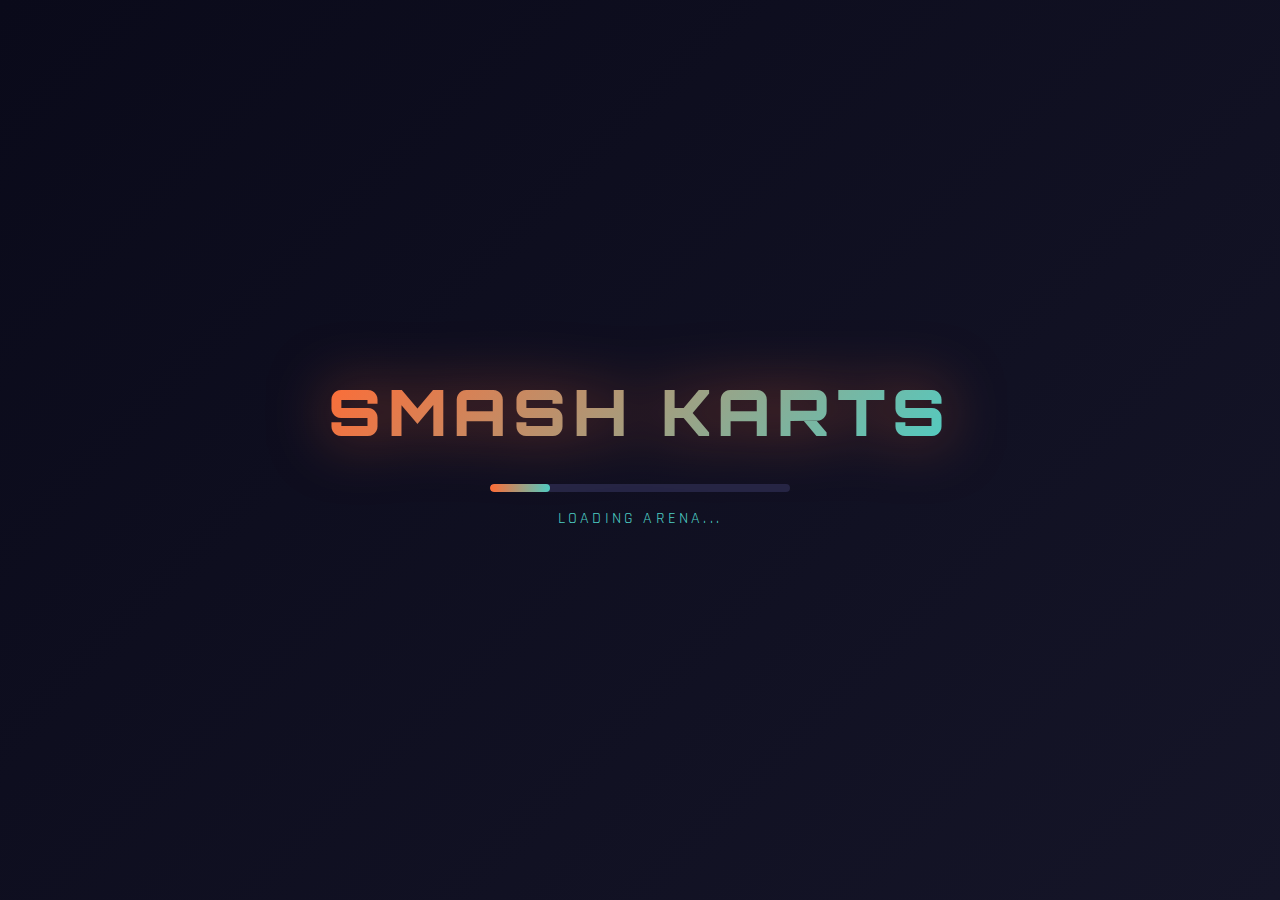
<file: smashcarts-game/index.html>
<!DOCTYPE html>
<html lang="en">

<head>
    <meta charset="UTF-8">
    <meta name="viewport" content="width=device-width, initial-scale=1.0">
    <title>Smash Karts - Vehicular Combat Arena</title>
    <meta name="description"
        content="Fast-paced browser-based vehicular combat game. Battle with weapons, power-ups, and drift your way to victory!">
    <link rel="stylesheet" href="css/styles.css">
    <link
        href="https://fonts.googleapis.com/css2?family=Orbitron:wght@400;700;900&family=Rajdhani:wght@400;500;700&display=swap"
        rel="stylesheet">
</head>

<body>
    <!-- Loading Screen -->
    <div id="loading-screen" class="screen">
        <div class="loading-content">
            <h1 class="game-title">SMASH KARTS</h1>
            <div class="loading-bar-container">
                <div class="loading-bar" id="loading-bar"></div>
            </div>
            <p class="loading-text" id="loading-text">Loading assets...</p>
        </div>
    </div>

    <!-- Main Menu Screen -->
    <div id="menu-screen" class="screen hidden">
        <div class="menu-background"></div>
        <div class="menu-content">
            <h1 class="game-title glitch" data-text="SMASH KARTS">SMASH KARTS</h1>
            <p class="tagline">Vehicular Combat Arena</p>

            <div class="menu-buttons">
                <button class="menu-btn primary" id="btn-play">
                    <span class="btn-icon">🎮</span>
                    <span class="btn-text">PLAY</span>
                </button>
                <button class="menu-btn" id="btn-mode-select">
                    <span class="btn-icon">⚔️</span>
                    <span class="btn-text">GAME MODE</span>
                </button>
                <button class="menu-btn" id="btn-settings">
                    <span class="btn-icon">⚙️</span>
                    <span class="btn-text">SETTINGS</span>
                </button>
                <button class="menu-btn" id="btn-controls">
                    <span class="btn-icon">🎹</span>
                    <span class="btn-text">CONTROLS</span>
                </button>
            </div>

            <div class="current-mode">
                <span>Mode: </span>
                <span id="current-mode-text">Deathmatch</span>
                <span> | Map: </span>
                <span id="current-map-text">Tropical Paradise</span>
            </div>
        </div>
    </div>

    <!-- Mode Selection Modal -->
    <div id="mode-modal" class="modal hidden">
        <div class="modal-content">
            <h2>SELECT GAME MODE</h2>
            <div class="mode-options">
                <div class="mode-card selected" data-mode="deathmatch">
                    <div class="mode-icon">💀</div>
                    <h3>DEATHMATCH</h3>
                    <p>3 minutes of chaos. Most kills wins!</p>
                </div>
                <div class="mode-card" data-mode="laststanding">
                    <div class="mode-icon">🏆</div>
                    <h3>LAST STANDING</h3>
                    <p>One life only. Be the last survivor!</p>
                </div>
            </div>
            <div class="difficulty-select">
                <h3>AI DIFFICULTY</h3>
                <div class="difficulty-options">
                    <button class="diff-btn" data-diff="easy">EASY</button>
                    <button class="diff-btn selected" data-diff="medium">MEDIUM</button>
                    <button class="diff-btn" data-diff="hard">HARD</button>
                </div>
            </div>
            <div class="ai-count-select">
                <h3>OPPONENTS: <span id="ai-count-display">4</span></h3>
                <input type="range" id="ai-count" min="1" max="8" value="4">
            </div>
            <div class="map-select">
                <h3>SELECT MAP</h3>
                <div class="map-grid" id="map-grid">
                    <div class="map-card selected" data-map="tropical">
                        <div class="map-icon">🏝️</div>
                        <span>Tropical Paradise</span>
                    </div>
                    <div class="map-card" data-map="neon_city">
                        <div class="map-icon">🌆</div>
                        <span>Neon City</span>
                    </div>
                    <div class="map-card" data-map="candy">
                        <div class="map-icon">🍭</div>
                        <span>Candy Land</span>
                    </div>
                    <div class="map-card" data-map="volcanic">
                        <div class="map-icon">🌋</div>
                        <span>Volcanic Wasteland</span>
                    </div>
                    <div class="map-card" data-map="arctic">
                        <div class="map-icon">❄️</div>
                        <span>Arctic Tundra</span>
                    </div>
                    <div class="map-card" data-map="space">
                        <div class="map-icon">🚀</div>
                        <span>Space Station</span>
                    </div>
                    <div class="map-card" data-map="jungle">
                        <div class="map-icon">🏛️</div>
                        <span>Jungle Ruins</span>
                    </div>
                    <div class="map-card" data-map="desert">
                        <div class="map-icon">🏜️</div>
                        <span>Desert Oasis</span>
                    </div>
                    <div class="map-card" data-map="cyberpunk">
                        <div class="map-icon">🤖</div>
                        <span>Cyberpunk District</span>
                    </div>
                    <div class="map-card" data-map="rainbow">
                        <div class="map-icon">🌈</div>
                        <span>Rainbow Road</span>
                    </div>
                </div>
            </div>
            <button class="menu-btn" id="btn-close-mode">CONFIRM</button>
        </div>
    </div>

    <!-- Settings Modal -->
    <div id="settings-modal" class="modal hidden">
        <div class="modal-content">
            <h2>SETTINGS</h2>
            <div class="settings-group">
                <label>
                    <span>Master Volume</span>
                    <input type="range" id="master-volume" min="0" max="100" value="70">
                </label>
                <label>
                    <span>Music Volume</span>
                    <input type="range" id="music-volume" min="0" max="100" value="50">
                </label>
                <label>
                    <span>SFX Volume</span>
                    <input type="range" id="sfx-volume" min="0" max="100" value="80">
                </label>
                <label>
                    <span>Screen Shake</span>
                    <input type="checkbox" id="screen-shake" checked>
                </label>
                <label>
                    <span>Show FPS</span>
                    <input type="checkbox" id="show-fps">
                </label>
                <label>
                    <span>Particles</span>
                    <select id="particle-quality">
                        <option value="low">Low</option>
                        <option value="medium" selected>Medium</option>
                        <option value="high">High</option>
                    </select>
                </label>
            </div>
            <button class="menu-btn" id="btn-close-settings">SAVE</button>
        </div>
    </div>

    <!-- Controls Modal -->
    <div id="controls-modal" class="modal hidden">
        <div class="modal-content">
            <h2>CONTROLS</h2>
            <div class="controls-list">
                <div class="control-row">
                    <span class="key">W / ↑</span>
                    <span class="action">Accelerate</span>
                </div>
                <div class="control-row">
                    <span class="key">S / ↓</span>
                    <span class="action">Brake / Reverse</span>
                </div>
                <div class="control-row">
                    <span class="key">A / ←</span>
                    <span class="action">Steer Left</span>
                </div>
                <div class="control-row">
                    <span class="key">D / →</span>
                    <span class="action">Steer Right</span>
                </div>
                <div class="control-row">
                    <span class="key">SPACE</span>
                    <span class="action">Fire Weapon</span>
                </div>
                <div class="control-row">
                    <span class="key">SHIFT</span>
                    <span class="action">Drift</span>
                </div>
                <div class="control-row">
                    <span class="key">E</span>
                    <span class="action">Drop Weapon</span>
                </div>
                <div class="control-row">
                    <span class="key">ESC</span>
                    <span class="action">Pause</span>
                </div>
            </div>
            <button class="menu-btn" id="btn-close-controls">GOT IT</button>
        </div>
    </div>

    <!-- Game Screen -->
    <div id="game-screen" class="screen hidden">
        <canvas id="game-canvas"></canvas>

        <!-- HUD Overlay -->
        <div id="hud">
            <!-- Top Left - Health -->
            <div class="hud-section hud-top-left">
                <div class="health-container">
                    <div class="health-bar">
                        <div class="health-fill" id="health-fill"></div>
                    </div>
                    <span class="health-text" id="health-text">100</span>
                </div>
                <div class="boost-container">
                    <div class="boost-bar">
                        <div class="boost-fill" id="boost-fill"></div>
                    </div>
                    <span class="boost-label">BOOST</span>
                </div>
            </div>

            <!-- Top Center - Game Info -->
            <div class="hud-section hud-top-center">
                <div class="game-timer" id="game-timer">3:00</div>
                <div class="game-score">
                    <span>KILLS: </span>
                    <span id="kill-count">0</span>
                </div>
            </div>

            <!-- Top Right - Minimap -->
            <div class="hud-section hud-top-right">
                <canvas id="minimap" width="180" height="180"></canvas>
            </div>

            <!-- Bottom Right - Weapon -->
            <div class="hud-section hud-bottom-right">
                <div class="weapon-display" id="weapon-display">
                    <div class="weapon-icon" id="weapon-icon">🔫</div>
                    <div class="weapon-info">
                        <span class="weapon-name" id="weapon-name">No Weapon</span>
                        <span class="weapon-ammo" id="weapon-ammo">--</span>
                    </div>
                </div>
            </div>

            <!-- Right Side - Kill Feed -->
            <div class="hud-section hud-right">
                <div class="kill-feed" id="kill-feed"></div>
            </div>

            <!-- Center - Announcements -->
            <div class="hud-section hud-center">
                <div class="announcement" id="announcement"></div>
            </div>

            <!-- Active Power-ups -->
            <div class="hud-section hud-bottom-left">
                <div class="active-powerups" id="active-powerups"></div>
            </div>
        </div>

        <!-- Pause Menu -->
        <div id="pause-menu" class="overlay hidden">
            <div class="pause-content">
                <h2>PAUSED</h2>
                <button class="menu-btn" id="btn-resume">RESUME</button>
                <button class="menu-btn" id="btn-restart">RESTART</button>
                <button class="menu-btn" id="btn-quit">QUIT TO MENU</button>
            </div>
        </div>
    </div>

    <!-- Game Over Screen -->
    <div id="gameover-screen" class="screen hidden">
        <div class="gameover-content">
            <h1 id="gameover-title">GAME OVER</h1>
            <div class="final-stats">
                <div class="stat-row">
                    <span>Final Position</span>
                    <span id="final-position">1st</span>
                </div>
                <div class="stat-row">
                    <span>Kills</span>
                    <span id="final-kills">0</span>
                </div>
                <div class="stat-row">
                    <span>Deaths</span>
                    <span id="final-deaths">0</span>
                </div>
                <div class="stat-row">
                    <span>Damage Dealt</span>
                    <span id="final-damage">0</span>
                </div>
            </div>
            <div class="gameover-buttons">
                <button class="menu-btn primary" id="btn-play-again">PLAY AGAIN</button>
                <button class="menu-btn" id="btn-main-menu">MAIN MENU</button>
            </div>
        </div>
    </div>

    <!-- Countdown Overlay -->
    <div id="countdown-overlay" class="overlay hidden">
        <div class="countdown-number" id="countdown-number">3</div>
    </div>

    <!-- FPS Counter -->
    <div id="fps-counter" class="hidden">FPS: 60</div>

    <!-- Scripts -->
    <script src="js/utils.js"></script>
    <script src="js/audio.js"></script>
    <script src="js/arena.js"></script>
    <script src="js/maps.js"></script>
    <script src="js/weapons.js"></script>
    <script src="js/powerups.js"></script>
    <script src="js/kart.js"></script>
    <script src="js/ai.js"></script>
    <script src="js/hud.js"></script>
    <script src="js/game.js"></script>
    <script src="js/main.js"></script>
</body>

</html>
</file>
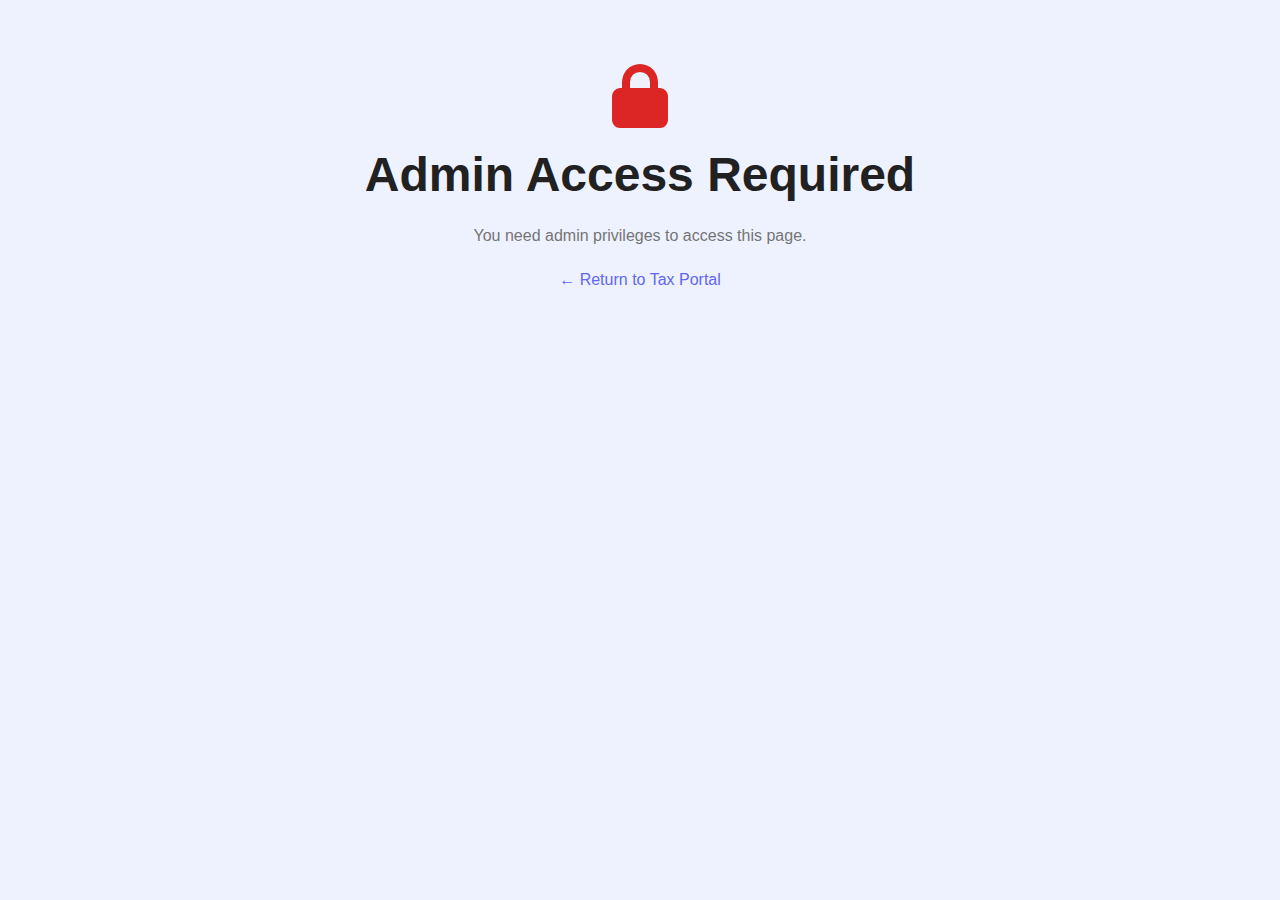
<file: admin.html>
<!DOCTYPE html>
<html lang="en">

<head>
    <meta charset="UTF-8">
    <meta name="viewport" content="width=device-width, initial-scale=1.0">
    <title>Admin Dashboard - DS Financial Solutions</title>
    <link rel="stylesheet" href="https://cdnjs.cloudflare.com/ajax/libs/font-awesome/6.4.0/css/all.min.css">
    <link rel="stylesheet" href="styles.css">
    <style>
        :root {
            --admin-primary: #6366f1;
            --admin-secondary: #8b5cf6;
            --admin-dark: #1e1b4b;
            --admin-light: #eef2ff;
        }

        body {
            background: var(--admin-light);
            min-height: 100vh;
        }

        .admin-container {
            max-width: 1200px;
            margin: 0 auto;
            padding: 2rem;
        }

        .admin-header {
            background: linear-gradient(135deg, var(--admin-primary), var(--admin-secondary));
            color: white;
            padding: 2rem;
            border-radius: 16px;
            margin-bottom: 2rem;
            display: flex;
            justify-content: space-between;
            align-items: center;
        }

        .admin-header h1 {
            margin: 0;
            font-size: 1.75rem;
        }

        .admin-header p {
            margin: 0.5rem 0 0;
            opacity: 0.9;
        }

        .admin-logout {
            background: white;
            color: var(--admin-primary);
            border: none;
            padding: 0.75rem 1.5rem;
            border-radius: 8px;
            font-weight: 600;
            cursor: pointer;
            display: flex;
            align-items: center;
            gap: 0.5rem;
        }

        .admin-logout:hover {
            transform: scale(1.05);
        }

        .stats-grid {
            display: grid;
            grid-template-columns: repeat(auto-fit, minmax(250px, 1fr));
            gap: 1.5rem;
            margin-bottom: 2rem;
        }

        .stat-card {
            background: white;
            padding: 1.5rem;
            border-radius: 12px;
            box-shadow: 0 4px 15px rgba(0, 0, 0, 0.08);
        }

        .stat-card .icon {
            width: 50px;
            height: 50px;
            border-radius: 12px;
            display: flex;
            align-items: center;
            justify-content: center;
            font-size: 1.25rem;
            margin-bottom: 1rem;
        }

        .stat-card .icon.users {
            background: #dbeafe;
            color: #2563eb;
        }

        .stat-card .icon.logins {
            background: #dcfce7;
            color: #16a34a;
        }

        .stat-card .icon.downloads {
            background: #fef3c7;
            color: #d97706;
        }

        .stat-card .icon.calculators {
            background: #f3e8ff;
            color: #9333ea;
        }

        .stat-card h3 {
            font-size: 2rem;
            margin: 0 0 0.25rem;
            color: #1f2937;
        }

        .stat-card p {
            margin: 0;
            color: #6b7280;
            font-size: 0.9rem;
        }

        .admin-section {
            background: white;
            border-radius: 12px;
            padding: 1.5rem;
            margin-bottom: 1.5rem;
            box-shadow: 0 4px 15px rgba(0, 0, 0, 0.08);
        }

        .admin-section h2 {
            margin: 0 0 1rem;
            font-size: 1.25rem;
            display: flex;
            align-items: center;
            gap: 0.5rem;
        }

        .user-table {
            width: 100%;
            border-collapse: collapse;
        }

        .user-table th,
        .user-table td {
            padding: 0.75rem 1rem;
            text-align: left;
            border-bottom: 1px solid #e5e7eb;
        }

        .user-table th {
            background: #f9fafb;
            font-weight: 600;
            color: #374151;
        }

        .user-table tr:hover {
            background: #f9fafb;
        }

        .status-badge {
            padding: 0.25rem 0.75rem;
            border-radius: 20px;
            font-size: 0.75rem;
            font-weight: 600;
        }

        .status-badge.active {
            background: #dcfce7;
            color: #16a34a;
        }

        .status-badge.inactive {
            background: #fee2e2;
            color: #dc2626;
        }

        .toggle-switch {
            width: 50px;
            height: 26px;
            background: #e5e7eb;
            border-radius: 13px;
            position: relative;
            cursor: pointer;
            transition: all 0.3s ease;
        }

        .toggle-switch.active {
            background: #22c55e;
        }

        .toggle-switch::after {
            content: '';
            position: absolute;
            width: 22px;
            height: 22px;
            background: white;
            border-radius: 50%;
            top: 2px;
            left: 2px;
            transition: all 0.3s ease;
            box-shadow: 0 2px 4px rgba(0, 0, 0, 0.2);
        }

        .toggle-switch.active::after {
            left: 26px;
        }

        .setting-row {
            display: flex;
            justify-content: space-between;
            align-items: center;
            padding: 1rem 0;
            border-bottom: 1px solid #e5e7eb;
        }

        .setting-row:last-child {
            border-bottom: none;
        }

        .setting-info h4 {
            margin: 0 0 0.25rem;
        }

        .setting-info p {
            margin: 0;
            color: #6b7280;
            font-size: 0.85rem;
        }

        .admin-actions {
            display: flex;
            gap: 1rem;
            flex-wrap: wrap;
        }

        .admin-btn {
            padding: 0.75rem 1.25rem;
            border: none;
            border-radius: 8px;
            font-weight: 600;
            cursor: pointer;
            display: flex;
            align-items: center;
            gap: 0.5rem;
            transition: all 0.2s ease;
        }

        .admin-btn.primary {
            background: var(--admin-primary);
            color: white;
        }

        .admin-btn.secondary {
            background: #e5e7eb;
            color: #374151;
        }

        .admin-btn.danger {
            background: #fee2e2;
            color: #dc2626;
        }

        .admin-btn:hover {
            transform: translateY(-2px);
        }

        .no-access {
            text-align: center;
            padding: 4rem 2rem;
        }

        .no-access i {
            font-size: 4rem;
            color: #dc2626;
            margin-bottom: 1rem;
        }

        .no-access h2 {
            margin: 0 0 1rem;
        }

        .no-access a {
            color: var(--admin-primary);
        }
    </style>
</head>

<body>
    <div class="admin-container" id="adminContent" style="display:none;">
        <header class="admin-header">
            <div>
                <h1><i class="fas fa-shield-alt"></i> Admin Dashboard</h1>
                <p>Welcome back, <span id="adminEmail">Admin</span></p>
            </div>
            <button class="admin-logout" onclick="logoutAdmin()">
                <i class="fas fa-sign-out-alt"></i> Logout
            </button>
        </header>

        <div class="stats-grid">
            <div class="stat-card">
                <div class="icon users"><i class="fas fa-users"></i></div>
                <h3 id="totalUsers">0</h3>
                <p>Total Registered Users</p>
            </div>
            <div class="stat-card">
                <div class="icon logins"><i class="fas fa-sign-in-alt"></i></div>
                <h3 id="totalLogins">0</h3>
                <p>Total Logins Today</p>
            </div>
            <div class="stat-card">
                <div class="icon downloads"><i class="fas fa-download"></i></div>
                <h3 id="totalDownloads">0</h3>
                <p>PDF Downloads</p>
            </div>
            <div class="stat-card">
                <div class="icon calculators"><i class="fas fa-calculator"></i></div>
                <h3>55+</h3>
                <p>Active Calculators</p>
            </div>
        </div>

        <div class="admin-section">
            <h2><i class="fas fa-cog"></i> Site Settings</h2>
            <div class="setting-row">
                <div class="setting-info">
                    <h4>Require Login for PDF Downloads</h4>
                    <p>Users must login with Gmail to download PDFs</p>
                </div>
                <div class="toggle-switch active" id="pdfLoginToggle" onclick="toggleSetting('pdfLogin')"></div>
            </div>
            <div class="setting-row">
                <div class="setting-info">
                    <h4>Show Login Prompt</h4>
                    <p>Show optional login prompt to new visitors</p>
                </div>
                <div class="toggle-switch" id="loginPromptToggle" onclick="toggleSetting('loginPrompt')"></div>
            </div>
            <div class="setting-row">
                <div class="setting-info">
                    <h4>Maintenance Mode</h4>
                    <p>Temporarily disable the site for updates</p>
                </div>
                <div class="toggle-switch" id="maintenanceToggle" onclick="toggleSetting('maintenance')"></div>
            </div>
        </div>

        <div class="admin-section">
            <h2><i class="fas fa-users"></i> Recent Users</h2>
            <table class="user-table">
                <thead>
                    <tr>
                        <th>Email</th>
                        <th>Login Time</th>
                        <th>Status</th>
                    </tr>
                </thead>
                <tbody id="userTableBody">
                    <tr>
                        <td colspan="3" style="text-align:center;color:#6b7280;">No users logged in yet</td>
                    </tr>
                </tbody>
            </table>
        </div>

        <div class="admin-section">
            <h2><i class="fas fa-tools"></i> Quick Actions</h2>
            <div class="admin-actions">
                <button class="admin-btn primary" onclick="window.location.href='tax-portal.html'">
                    <i class="fas fa-calculator"></i> Go to Tax Portal
                </button>
                <button class="admin-btn secondary" onclick="exportData()">
                    <i class="fas fa-file-export"></i> Export User Data
                </button>
                <button class="admin-btn danger" onclick="clearAllData()">
                    <i class="fas fa-trash"></i> Clear All Data
                </button>
            </div>
        </div>
    </div>

    <div class="no-access" id="noAccess">
        <i class="fas fa-lock"></i>
        <h2>Admin Access Required</h2>
        <p>You need admin privileges to access this page.</p>
        <p><a href="tax-portal.html">← Return to Tax Portal</a></p>
    </div>

    <script>
        // Check admin access
        const adminSession = JSON.parse(localStorage.getItem('dsAdminSession') || 'null');

        if (adminSession && adminSession.isAdmin) {
            document.getElementById('adminContent').style.display = 'block';
            document.getElementById('noAccess').style.display = 'none';
            document.getElementById('adminEmail').textContent = adminSession.email;
            loadStats();
            loadSettings();
            loadUsers();
        }

        function loadStats() {
            const stats = JSON.parse(localStorage.getItem('dsStats') || '{"users":0,"logins":0,"downloads":0}');
            document.getElementById('totalUsers').textContent = stats.users || 0;
            document.getElementById('totalLogins').textContent = stats.logins || 0;
            document.getElementById('totalDownloads').textContent = stats.downloads || 0;
        }

        function loadSettings() {
            const settings = JSON.parse(localStorage.getItem('dsSettings') || '{"pdfLogin":true,"loginPrompt":false,"maintenance":false}');
            document.getElementById('pdfLoginToggle').classList.toggle('active', settings.pdfLogin);
            document.getElementById('loginPromptToggle').classList.toggle('active', settings.loginPrompt);
            document.getElementById('maintenanceToggle').classList.toggle('active', settings.maintenance);
        }

        function toggleSetting(key) {
            const settings = JSON.parse(localStorage.getItem('dsSettings') || '{"pdfLogin":true,"loginPrompt":false,"maintenance":false}');
            settings[key] = !settings[key];
            localStorage.setItem('dsSettings', JSON.stringify(settings));
            loadSettings();
        }

        function loadUsers() {
            const users = JSON.parse(localStorage.getItem('dsUsers') || '[]');
            const tbody = document.getElementById('userTableBody');

            if (users.length === 0) {
                tbody.innerHTML = '<tr><td colspan="3" style="text-align:center;color:#6b7280;">No users logged in yet</td></tr>';
                return;
            }

            tbody.innerHTML = users.slice(-10).reverse().map(user => `
                <tr>
                    <td>${user.email}</td>
                    <td>${new Date(user.loginTime).toLocaleString()}</td>
                    <td><span class="status-badge active">Active</span></td>
                </tr>
            `).join('');
        }

        function logoutAdmin() {
            localStorage.removeItem('dsAdminSession');
            window.location.href = 'tax-portal.html';
        }

        function exportData() {
            const data = {
                stats: JSON.parse(localStorage.getItem('dsStats') || '{}'),
                users: JSON.parse(localStorage.getItem('dsUsers') || '[]'),
                settings: JSON.parse(localStorage.getItem('dsSettings') || '{}')
            };

            const blob = new Blob([JSON.stringify(data, null, 2)], { type: 'application/json' });
            const url = URL.createObjectURL(blob);
            const a = document.createElement('a');
            a.href = url;
            a.download = 'ds_admin_data.json';
            a.click();
        }

        function clearAllData() {
            if (confirm('Are you sure you want to clear all user data? This cannot be undone.')) {
                localStorage.removeItem('dsStats');
                localStorage.removeItem('dsUsers');
                loadStats();
                loadUsers();
                alert('All data cleared successfully!');
            }
        }
    </script>
</body>

</html>
</file>
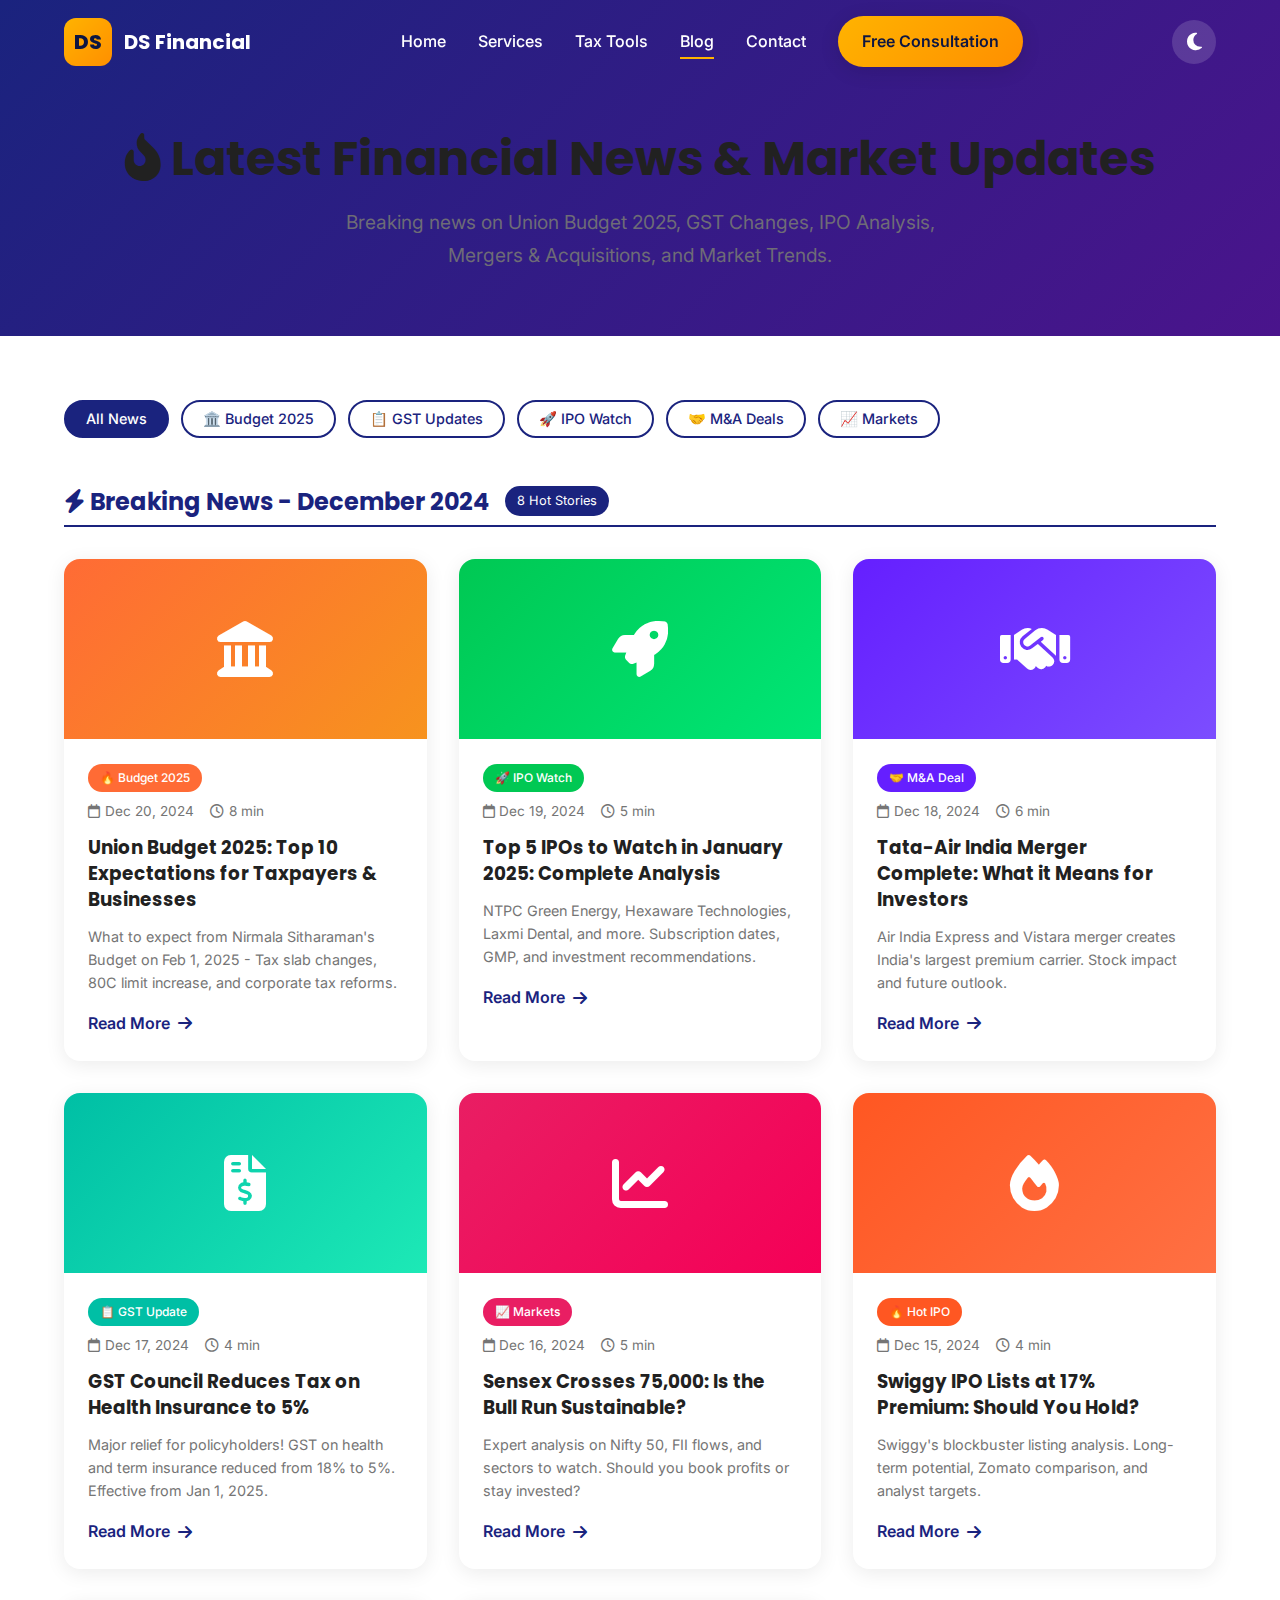
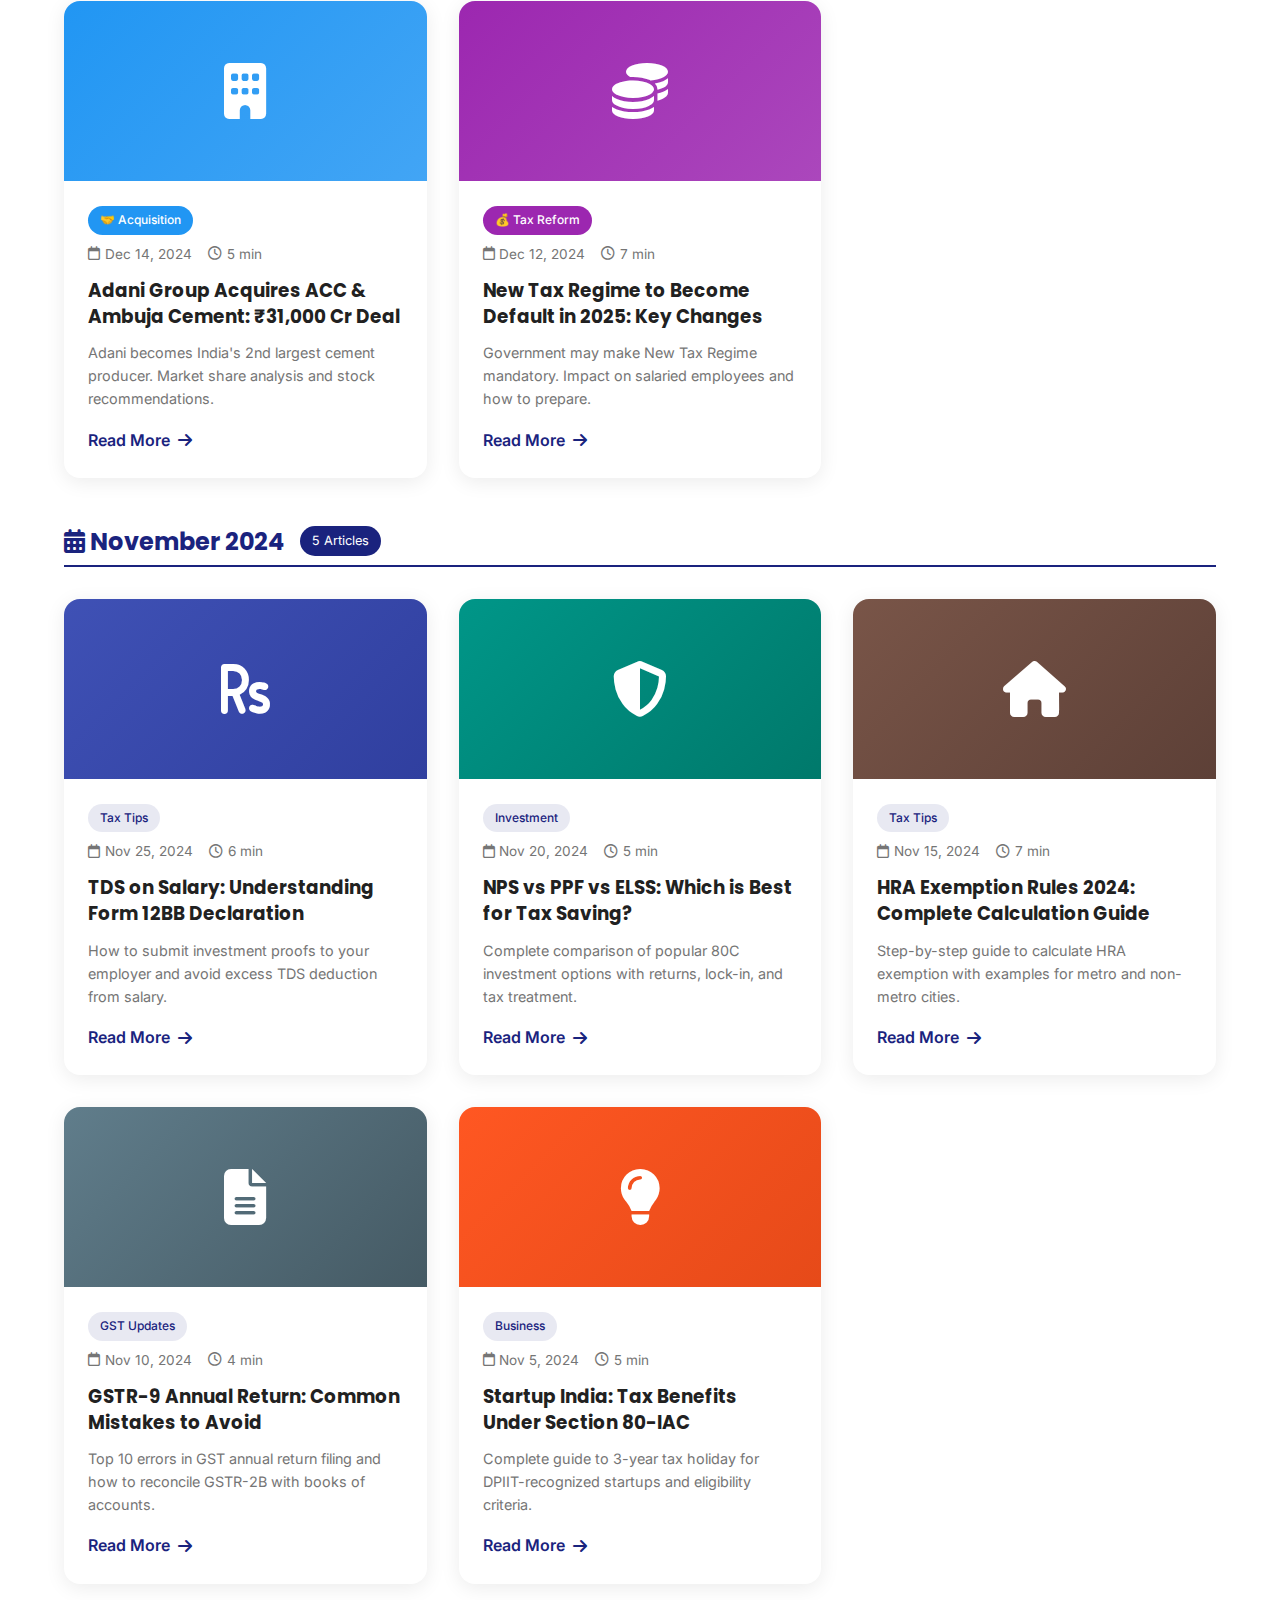
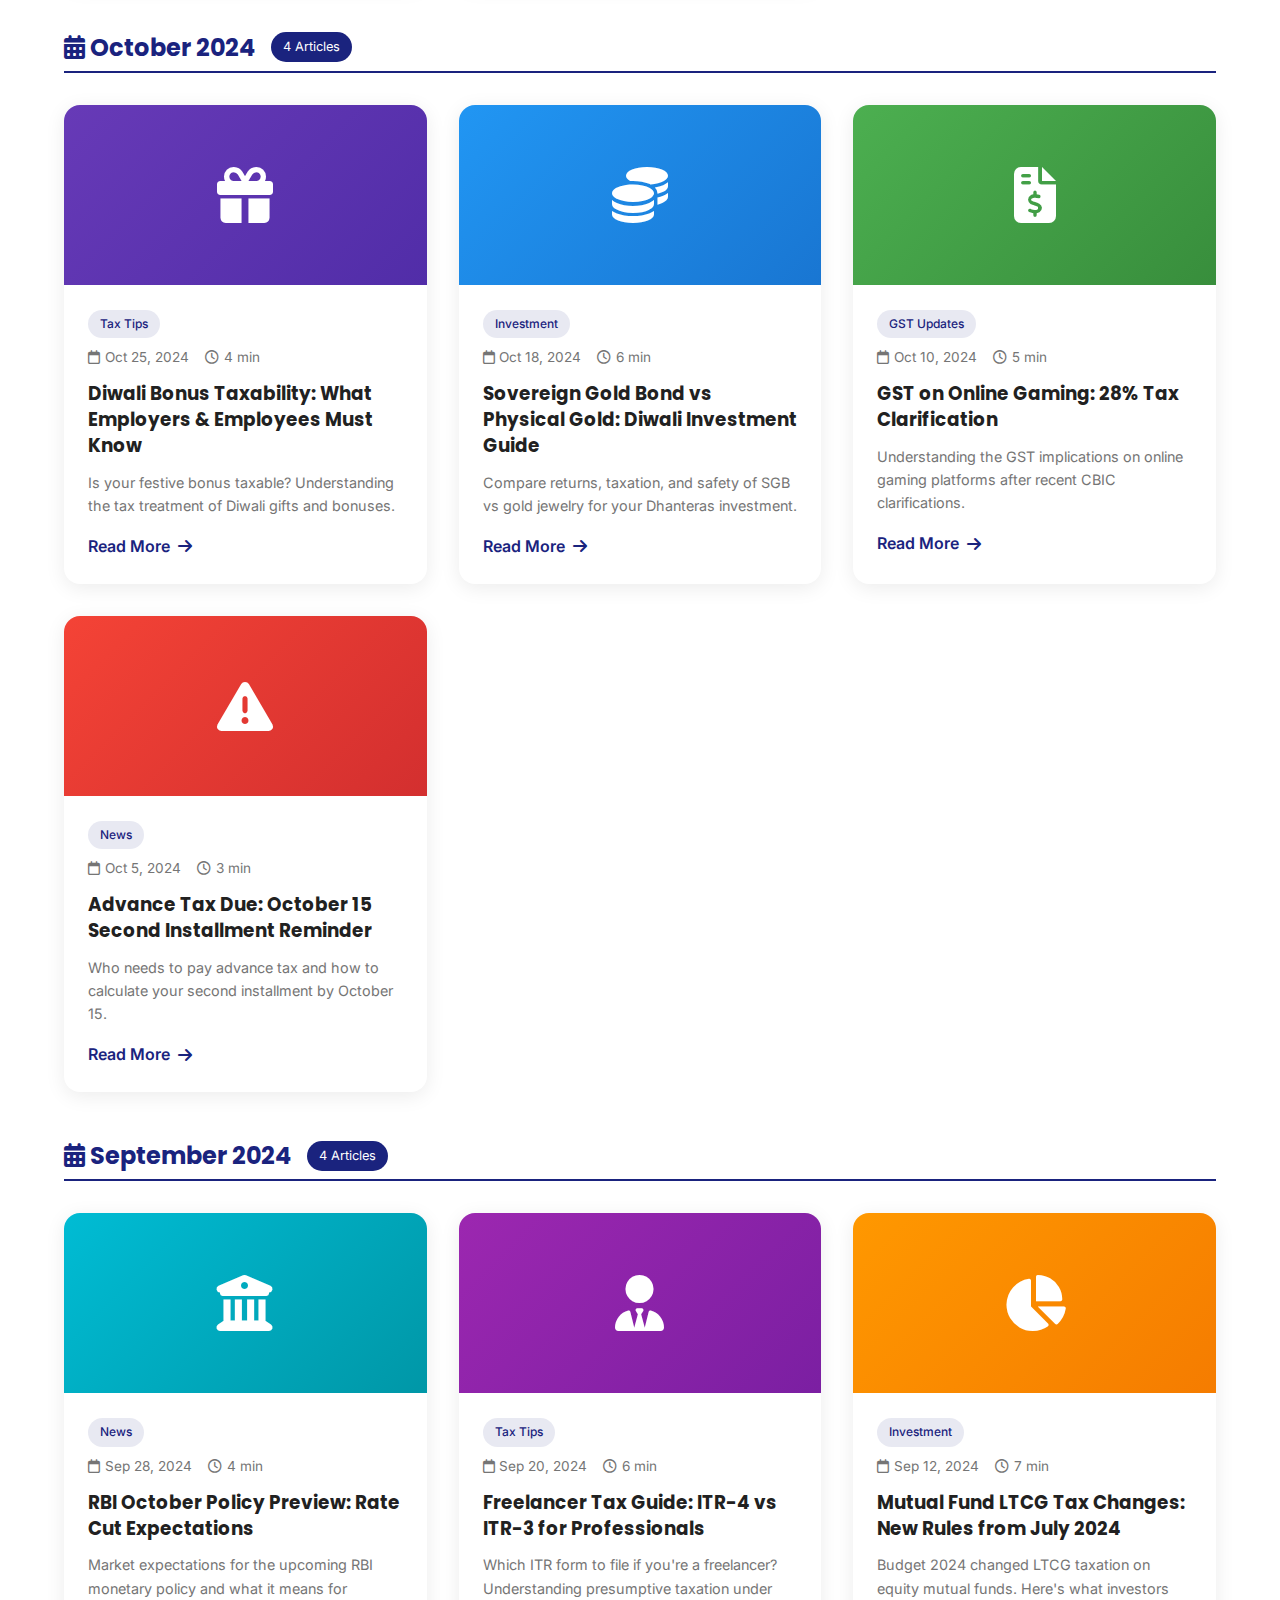
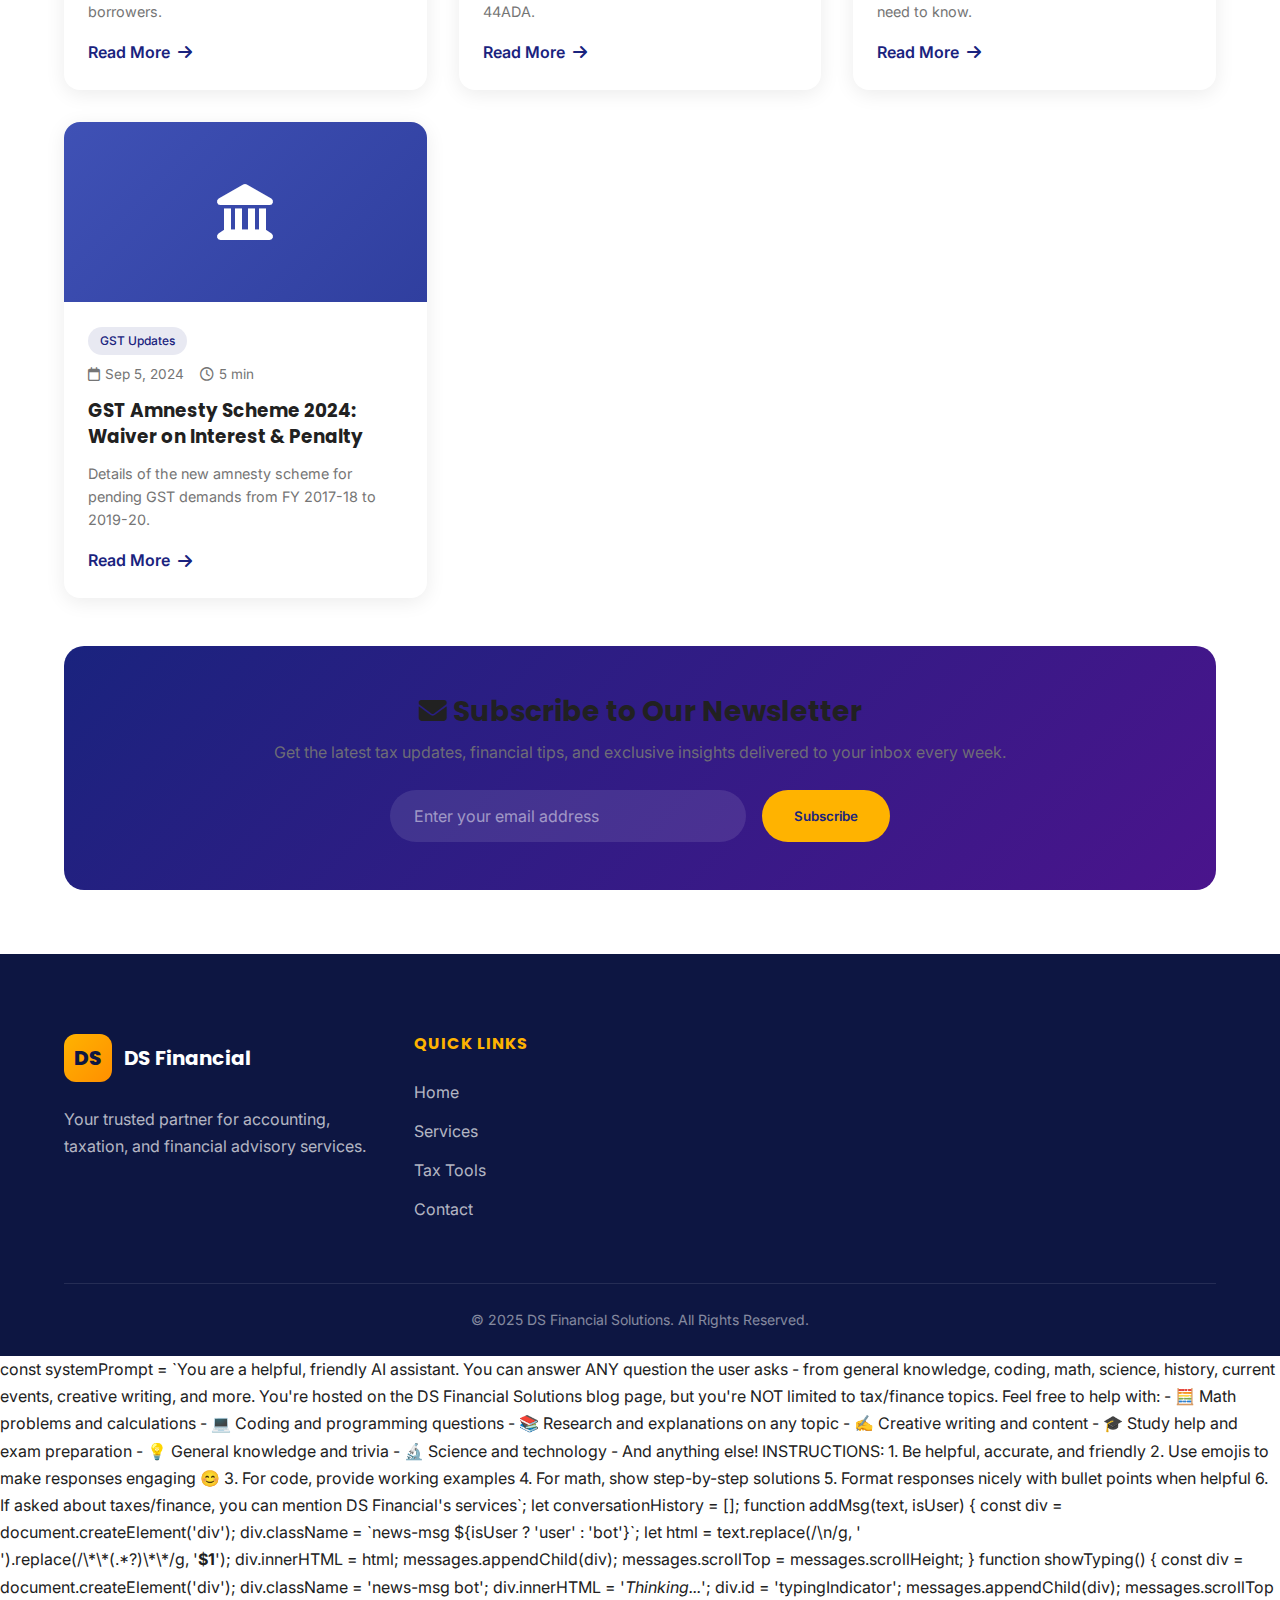
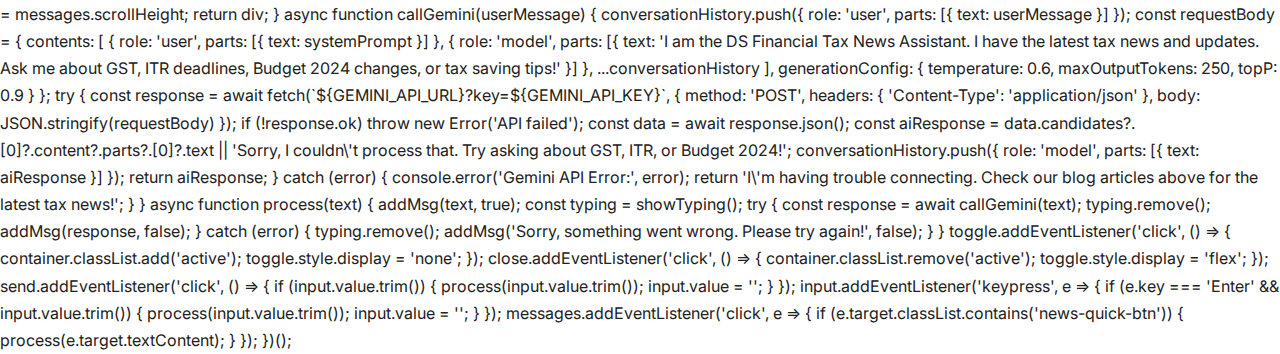
<file: blog.html>
<!DOCTYPE html>
<html lang="en" data-theme="light">

<head>
    <meta charset="UTF-8">
    <meta name="viewport" content="width=device-width, initial-scale=1.0">
    <meta name="description"
        content="Tax Tips, GST Updates, and Financial Insights from DS Financial Solutions. Stay informed with expert advice.">
    <meta name="keywords" content="Tax Tips, GST Updates, ITR Filing Guide, Financial Planning, Tax Saving">
    <title>Blog | DS Financial Solutions</title>

    <!-- Favicon -->
    <link rel="icon" type="image/svg+xml"
        href="data:image/svg+xml,<svg xmlns='http://www.w3.org/2000/svg' viewBox='0 0 100 100'><rect fill='%231A237E' rx='15' width='100' height='100'/><text x='50' y='65' font-size='50' font-weight='bold' fill='%23FFB300' text-anchor='middle'>DS</text></svg>">

    <!-- Google Fonts -->
    <link rel="preconnect" href="https://fonts.googleapis.com">
    <link rel="preconnect" href="https://fonts.gstatic.com" crossorigin>
    <link
        href="https://fonts.googleapis.com/css2?family=Inter:wght@400;500;600;700&family=Poppins:wght@500;600;700;800&display=swap"
        rel="stylesheet">

    <!-- Font Awesome -->
    <link rel="stylesheet" href="https://cdnjs.cloudflare.com/ajax/libs/font-awesome/6.5.1/css/all.min.css">

    <!-- Styles -->
    <link rel="stylesheet" href="styles.css">

    <style>
        .blog-hero {
            background: linear-gradient(135deg, var(--primary) 0%, #4A148C 100%);
            padding: 8rem 0 4rem;
            color: white;
            text-align: center;
        }

        .blog-hero h1 {
            font-size: 3rem;
            margin-bottom: 1rem;
        }

        .blog-hero p {
            font-size: 1.2rem;
            opacity: 0.9;
            max-width: 600px;
            margin: 0 auto;
        }

        .blog-section {
            padding: 4rem 0;
        }

        .blog-grid {
            display: grid;
            grid-template-columns: repeat(auto-fill, minmax(350px, 1fr));
            gap: 2rem;
            margin-top: 2rem;
        }

        .blog-card {
            background: var(--card-bg);
            border-radius: 16px;
            overflow: hidden;
            box-shadow: 0 4px 20px rgba(0, 0, 0, 0.08);
            transition: transform 0.3s, box-shadow 0.3s;
        }

        .blog-card:hover {
            transform: translateY(-5px);
            box-shadow: 0 8px 30px rgba(0, 0, 0, 0.15);
        }

        .blog-card-image {
            height: 180px;
            background: linear-gradient(135deg, var(--primary), #4A148C);
            display: flex;
            align-items: center;
            justify-content: center;
            color: white;
            font-size: 3.5rem;
        }

        .blog-card-content {
            padding: 1.5rem;
        }

        .blog-card-meta {
            display: flex;
            gap: 1rem;
            font-size: 0.85rem;
            color: var(--text-secondary);
            margin-bottom: 0.75rem;
        }

        .blog-card-meta span {
            display: flex;
            align-items: center;
            gap: 0.3rem;
        }

        .blog-card h3 {
            font-size: 1.15rem;
            margin-bottom: 0.75rem;
            color: var(--text-primary);
            line-height: 1.4;
        }

        .blog-card p {
            color: var(--text-secondary);
            font-size: 0.9rem;
            line-height: 1.6;
            margin-bottom: 1rem;
        }

        .blog-card .read-more {
            color: var(--primary);
            font-weight: 600;
            text-decoration: none;
            display: inline-flex;
            align-items: center;
            gap: 0.5rem;
            transition: gap 0.2s;
        }

        .blog-card .read-more:hover {
            gap: 0.75rem;
        }

        .blog-category {
            display: inline-block;
            background: rgba(26, 35, 126, 0.1);
            color: var(--primary);
            padding: 0.25rem 0.75rem;
            border-radius: 20px;
            font-size: 0.75rem;
            font-weight: 500;
            margin-bottom: 0.5rem;
        }

        .blog-filters {
            display: flex;
            gap: 0.75rem;
            flex-wrap: wrap;
            margin-bottom: 2rem;
        }

        .blog-filter-btn {
            padding: 0.5rem 1.25rem;
            border: 2px solid var(--primary);
            background: transparent;
            color: var(--primary);
            border-radius: 25px;
            cursor: pointer;
            font-weight: 500;
            font-size: 0.9rem;
            transition: all 0.2s;
        }

        .blog-filter-btn:hover,
        .blog-filter-btn.active {
            background: var(--primary);
            color: white;
        }

        .newsletter-box {
            background: linear-gradient(135deg, var(--primary), #4A148C);
            padding: 3rem;
            border-radius: 20px;
            text-align: center;
            color: white;
            margin-top: 3rem;
        }

        .newsletter-box h3 {
            font-size: 1.75rem;
            margin-bottom: 0.5rem;
        }

        .newsletter-box p {
            opacity: 0.9;
            margin-bottom: 1.5rem;
        }

        .newsletter-form {
            display: flex;
            gap: 1rem;
            max-width: 500px;
            margin: 0 auto;
        }

        .newsletter-form input {
            flex: 1;
            padding: 1rem 1.5rem;
            border: none;
            border-radius: 30px;
            font-size: 1rem;
        }

        .newsletter-form button {
            padding: 1rem 2rem;
            background: var(--secondary);
            color: var(--primary);
            border: none;
            border-radius: 30px;
            font-weight: 600;
            cursor: pointer;
            transition: transform 0.2s;
        }

        .newsletter-form button:hover {
            transform: scale(1.05);
        }

        .month-section {
            margin-top: 3rem;
        }

        .month-header {
            display: flex;
            align-items: center;
            gap: 1rem;
            margin-bottom: 1.5rem;
            padding-bottom: 0.5rem;
            border-bottom: 2px solid var(--primary);
        }

        .month-header h2 {
            font-size: 1.5rem;
            color: var(--primary);
            margin: 0;
        }

        .month-header .badge {
            background: var(--primary);
            color: white;
            padding: 0.25rem 0.75rem;
            border-radius: 15px;
            font-size: 0.8rem;
        }

        /* News Chatbot Styles */
        .news-chat-toggle {
            position: fixed;
            bottom: 30px;
            right: 30px;
            width: 60px;
            height: 60px;
            border-radius: 50%;
            background: linear-gradient(135deg, #E91E63, #C2185B);
            border: none;
            cursor: pointer;
            box-shadow: 0 4px 20px rgba(233, 30, 99, 0.4);
            z-index: 9998;
            transition: transform 0.3s;
            display: flex;
            align-items: center;
            justify-content: center;
        }

        .news-chat-toggle:hover {
            transform: scale(1.1);
        }

        .news-chat-toggle i {
            font-size: 1.5rem;
            color: white;
        }

        .news-chat-badge {
            position: absolute;
            top: -5px;
            right: -5px;
            background: #FFB300;
            color: #1A237E;
            font-size: 0.7rem;
            font-weight: bold;
            width: 20px;
            height: 20px;
            border-radius: 50%;
            display: flex;
            align-items: center;
            justify-content: center;
        }

        .news-chat-container {
            position: fixed;
            bottom: 100px;
            right: 30px;
            width: 380px;
            max-width: calc(100vw - 40px);
            height: 480px;
            max-height: calc(100vh - 150px);
            background: white;
            border-radius: 20px;
            box-shadow: 0 10px 40px rgba(0, 0, 0, 0.2);
            z-index: 9999;
            display: none;
            flex-direction: column;
            overflow: hidden;
        }

        .news-chat-container.active {
            display: flex;
        }

        .news-chat-header {
            background: linear-gradient(135deg, #E91E63, #C2185B);
            color: white;
            padding: 15px 20px;
            display: flex;
            justify-content: space-between;
            align-items: center;
        }

        .news-chat-header h4 {
            margin: 0;
            font-size: 1rem;
        }

        .news-chat-header span {
            font-size: 0.75rem;
            opacity: 0.9;
        }

        .news-chat-close {
            background: none;
            border: none;
            color: white;
            font-size: 1.2rem;
            cursor: pointer;
        }

        .news-chat-messages {
            flex: 1;
            overflow-y: auto;
            padding: 15px;
            display: flex;
            flex-direction: column;
            gap: 12px;
            background: #f8f9fa;
        }

        .news-msg {
            max-width: 90%;
            padding: 10px 14px;
            border-radius: 15px;
            font-size: 0.85rem;
            line-height: 1.5;
        }

        .news-msg.bot {
            background: white;
            align-self: flex-start;
            box-shadow: 0 2px 8px rgba(0, 0, 0, 0.08);
        }

        .news-msg.user {
            background: linear-gradient(135deg, #E91E63, #C2185B);
            color: white;
            align-self: flex-end;
        }

        .news-quick-btns {
            display: flex;
            flex-wrap: wrap;
            gap: 6px;
            margin-top: 8px;
        }

        .news-quick-btn {
            background: #fce4ec;
            border: 1px solid #E91E63;
            color: #C2185B;
            padding: 5px 10px;
            border-radius: 15px;
            font-size: 0.75rem;
            cursor: pointer;
            transition: all 0.2s;
        }

        .news-quick-btn:hover {
            background: #E91E63;
            color: white;
        }

        .news-chat-input {
            display: flex;
            padding: 12px;
            background: white;
            border-top: 1px solid #eee;
            gap: 8px;
        }

        .news-chat-input input {
            flex: 1;
            padding: 10px 14px;
            border: 1px solid #ddd;
            border-radius: 20px;
            font-size: 0.85rem;
        }

        .news-chat-input button {
            width: 40px;
            height: 40px;
            border-radius: 50%;
            background: linear-gradient(135deg, #E91E63, #C2185B);
            border: none;
            color: white;
            cursor: pointer;
        }

        @media (max-width: 768px) {
            .blog-hero h1 {
                font-size: 2rem;
            }

            .newsletter-form {
                flex-direction: column;
            }

            .blog-grid {
                grid-template-columns: 1fr;
            }

            .news-chat-container {
                width: calc(100vw - 20px);
                right: 10px;
            }
        }
    </style>
</head>

<body>
    <!-- Navigation -->
    <nav class="navbar scrolled" id="navbar">
        <div class="container">
            <a href="index.html" class="logo">
                <div class="logo-icon">DS</div>
                <span class="logo-text">DS Financial</span>
            </a>
            <ul class="nav-menu" id="navMenu">
                <li><a href="index.html" class="nav-link">Home</a></li>
                <li><a href="index.html#services" class="nav-link">Services</a></li>
                <li><a href="tax-portal.html" class="nav-link">Tax Tools</a></li>
                <li><a href="#" class="nav-link active">Blog</a></li>
                <li><a href="index.html#contact" class="nav-link">Contact</a></li>
                <li><a href="index.html#contact" class="btn btn-primary nav-cta">Free Consultation</a></li>
            </ul>
            <div style="display: flex; align-items: center; gap: 1rem;">
                <button class="theme-toggle" id="themeToggle" aria-label="Toggle theme">
                    <i class="fas fa-moon"></i>
                </button>
                <button class="nav-toggle" id="navToggle" aria-label="Toggle menu">
                    <span></span><span></span><span></span>
                </button>
            </div>
        </div>
    </nav>

    <!-- Blog Hero -->
    <section class="blog-hero">
        <div class="container">
            <h1><i class="fas fa-fire-alt"></i> Latest Financial News & Market Updates</h1>
            <p>Breaking news on Union Budget 2025, GST Changes, IPO Analysis, Mergers & Acquisitions, and Market Trends.
            </p>
        </div>
    </section>

    <!-- Blog Content -->
    <section class="blog-section">
        <div class="container">
            <!-- Filters -->
            <div class="blog-filters">
                <button class="blog-filter-btn active" data-filter="all">All News</button>
                <button class="blog-filter-btn" data-filter="budget">🏛️ Budget 2025</button>
                <button class="blog-filter-btn" data-filter="gst">📋 GST Updates</button>
                <button class="blog-filter-btn" data-filter="ipo">🚀 IPO Watch</button>
                <button class="blog-filter-btn" data-filter="ma">🤝 M&A Deals</button>
                <button class="blog-filter-btn" data-filter="markets">📈 Markets</button>
            </div>

            <!-- BREAKING NEWS - December 2024 -->
            <div class="month-section">
                <div class="month-header">
                    <h2><i class="fas fa-bolt"></i> Breaking News - December 2024</h2>
                    <span class="badge">8 Hot Stories</span>
                </div>
                <div class="blog-grid">
                    <article class="blog-card" data-category="budget">
                        <div class="blog-card-image" style="background: linear-gradient(135deg, #FF6B35, #F7931E);"><i
                                class="fas fa-landmark"></i></div>
                        <div class="blog-card-content">
                            <span class="blog-category" style="background: #FF6B35; color: white;">🔥 Budget 2025</span>
                            <div class="blog-card-meta">
                                <span><i class="far fa-calendar"></i> Dec 20, 2024</span>
                                <span><i class="far fa-clock"></i> 8 min</span>
                            </div>
                            <h3>Union Budget 2025: Top 10 Expectations for Taxpayers & Businesses</h3>
                            <p>What to expect from Nirmala Sitharaman's Budget on Feb 1, 2025 - Tax slab changes, 80C
                                limit increase, and corporate tax reforms.</p>
                            <a href="#" class="read-more">Read More <i class="fas fa-arrow-right"></i></a>
                        </div>
                    </article>

                    <article class="blog-card" data-category="ipo">
                        <div class="blog-card-image" style="background: linear-gradient(135deg, #00C853, #00E676);"><i
                                class="fas fa-rocket"></i></div>
                        <div class="blog-card-content">
                            <span class="blog-category" style="background: #00C853; color: white;">🚀 IPO Watch</span>
                            <div class="blog-card-meta">
                                <span><i class="far fa-calendar"></i> Dec 19, 2024</span>
                                <span><i class="far fa-clock"></i> 5 min</span>
                            </div>
                            <h3>Top 5 IPOs to Watch in January 2025: Complete Analysis</h3>
                            <p>NTPC Green Energy, Hexaware Technologies, Laxmi Dental, and more. Subscription dates,
                                GMP, and investment recommendations.</p>
                            <a href="#" class="read-more">Read More <i class="fas fa-arrow-right"></i></a>
                        </div>
                    </article>

                    <article class="blog-card" data-category="ma">
                        <div class="blog-card-image" style="background: linear-gradient(135deg, #651FFF, #7C4DFF);"><i
                                class="fas fa-handshake"></i></div>
                        <div class="blog-card-content">
                            <span class="blog-category" style="background: #651FFF; color: white;">🤝 M&A Deal</span>
                            <div class="blog-card-meta">
                                <span><i class="far fa-calendar"></i> Dec 18, 2024</span>
                                <span><i class="far fa-clock"></i> 6 min</span>
                            </div>
                            <h3>Tata-Air India Merger Complete: What it Means for Investors</h3>
                            <p>Air India Express and Vistara merger creates India's largest premium carrier. Stock
                                impact and future outlook.</p>
                            <a href="#" class="read-more">Read More <i class="fas fa-arrow-right"></i></a>
                        </div>
                    </article>

                    <article class="blog-card" data-category="gst">
                        <div class="blog-card-image" style="background: linear-gradient(135deg, #00BFA5, #1DE9B6);"><i
                                class="fas fa-file-invoice-dollar"></i></div>
                        <div class="blog-card-content">
                            <span class="blog-category" style="background: #00BFA5; color: white;">📋 GST Update</span>
                            <div class="blog-card-meta">
                                <span><i class="far fa-calendar"></i> Dec 17, 2024</span>
                                <span><i class="far fa-clock"></i> 4 min</span>
                            </div>
                            <h3>GST Council Reduces Tax on Health Insurance to 5%</h3>
                            <p>Major relief for policyholders! GST on health and term insurance reduced from 18% to 5%.
                                Effective from Jan 1, 2025.</p>
                            <a href="#" class="read-more">Read More <i class="fas fa-arrow-right"></i></a>
                        </div>
                    </article>

                    <article class="blog-card" data-category="markets">
                        <div class="blog-card-image" style="background: linear-gradient(135deg, #E91E63, #F50057);"><i
                                class="fas fa-chart-line"></i></div>
                        <div class="blog-card-content">
                            <span class="blog-category" style="background: #E91E63; color: white;">📈 Markets</span>
                            <div class="blog-card-meta">
                                <span><i class="far fa-calendar"></i> Dec 16, 2024</span>
                                <span><i class="far fa-clock"></i> 5 min</span>
                            </div>
                            <h3>Sensex Crosses 75,000: Is the Bull Run Sustainable?</h3>
                            <p>Expert analysis on Nifty 50, FII flows, and sectors to watch. Should you book profits or
                                stay invested?</p>
                            <a href="#" class="read-more">Read More <i class="fas fa-arrow-right"></i></a>
                        </div>
                    </article>

                    <article class="blog-card" data-category="ipo">
                        <div class="blog-card-image" style="background: linear-gradient(135deg, #FF5722, #FF7043);"><i
                                class="fas fa-fire"></i></div>
                        <div class="blog-card-content">
                            <span class="blog-category" style="background: #FF5722; color: white;">🔥 Hot IPO</span>
                            <div class="blog-card-meta">
                                <span><i class="far fa-calendar"></i> Dec 15, 2024</span>
                                <span><i class="far fa-clock"></i> 4 min</span>
                            </div>
                            <h3>Swiggy IPO Lists at 17% Premium: Should You Hold?</h3>
                            <p>Swiggy's blockbuster listing analysis. Long-term potential, Zomato comparison, and
                                analyst targets.</p>
                            <a href="#" class="read-more">Read More <i class="fas fa-arrow-right"></i></a>
                        </div>
                    </article>

                    <article class="blog-card" data-category="ma">
                        <div class="blog-card-image" style="background: linear-gradient(135deg, #2196F3, #42A5F5);"><i
                                class="fas fa-building"></i></div>
                        <div class="blog-card-content">
                            <span class="blog-category" style="background: #2196F3; color: white;">🤝 Acquisition</span>
                            <div class="blog-card-meta">
                                <span><i class="far fa-calendar"></i> Dec 14, 2024</span>
                                <span><i class="far fa-clock"></i> 5 min</span>
                            </div>
                            <h3>Adani Group Acquires ACC & Ambuja Cement: ₹31,000 Cr Deal</h3>
                            <p>Adani becomes India's 2nd largest cement producer. Market share analysis and stock
                                recommendations.</p>
                            <a href="#" class="read-more">Read More <i class="fas fa-arrow-right"></i></a>
                        </div>
                    </article>

                    <article class="blog-card" data-category="budget">
                        <div class="blog-card-image" style="background: linear-gradient(135deg, #9C27B0, #AB47BC);"><i
                                class="fas fa-coins"></i></div>
                        <div class="blog-card-content">
                            <span class="blog-category" style="background: #9C27B0; color: white;">💰 Tax Reform</span>
                            <div class="blog-card-meta">
                                <span><i class="far fa-calendar"></i> Dec 12, 2024</span>
                                <span><i class="far fa-clock"></i> 7 min</span>
                            </div>
                            <h3>New Tax Regime to Become Default in 2025: Key Changes</h3>
                            <p>Government may make New Tax Regime mandatory. Impact on salaried employees and how to
                                prepare.</p>
                            <a href="#" class="read-more">Read More <i class="fas fa-arrow-right"></i></a>
                        </div>
                    </article>
                </div>
            </div>

            <!-- NOVEMBER 2024 -->
            <div class="month-section">
                <div class="month-header">
                    <h2><i class="fas fa-calendar-alt"></i> November 2024</h2>
                    <span class="badge">5 Articles</span>
                </div>
                <div class="blog-grid">
                    <article class="blog-card">
                        <div class="blog-card-image" style="background: linear-gradient(135deg, #3F51B5, #303F9F);"><i
                                class="fas fa-rupee-sign"></i></div>
                        <div class="blog-card-content">
                            <span class="blog-category">Tax Tips</span>
                            <div class="blog-card-meta">
                                <span><i class="far fa-calendar"></i> Nov 25, 2024</span>
                                <span><i class="far fa-clock"></i> 6 min</span>
                            </div>
                            <h3>TDS on Salary: Understanding Form 12BB Declaration</h3>
                            <p>How to submit investment proofs to your employer and avoid excess TDS deduction from
                                salary.</p>
                            <a href="#" class="read-more">Read More <i class="fas fa-arrow-right"></i></a>
                        </div>
                    </article>

                    <article class="blog-card">
                        <div class="blog-card-image" style="background: linear-gradient(135deg, #009688, #00796B);"><i
                                class="fas fa-shield-alt"></i></div>
                        <div class="blog-card-content">
                            <span class="blog-category">Investment</span>
                            <div class="blog-card-meta">
                                <span><i class="far fa-calendar"></i> Nov 20, 2024</span>
                                <span><i class="far fa-clock"></i> 5 min</span>
                            </div>
                            <h3>NPS vs PPF vs ELSS: Which is Best for Tax Saving?</h3>
                            <p>Complete comparison of popular 80C investment options with returns, lock-in, and tax
                                treatment.</p>
                            <a href="#" class="read-more">Read More <i class="fas fa-arrow-right"></i></a>
                        </div>
                    </article>

                    <article class="blog-card">
                        <div class="blog-card-image" style="background: linear-gradient(135deg, #795548, #5D4037);"><i
                                class="fas fa-home"></i></div>
                        <div class="blog-card-content">
                            <span class="blog-category">Tax Tips</span>
                            <div class="blog-card-meta">
                                <span><i class="far fa-calendar"></i> Nov 15, 2024</span>
                                <span><i class="far fa-clock"></i> 7 min</span>
                            </div>
                            <h3>HRA Exemption Rules 2024: Complete Calculation Guide</h3>
                            <p>Step-by-step guide to calculate HRA exemption with examples for metro and non-metro
                                cities.</p>
                            <a href="#" class="read-more">Read More <i class="fas fa-arrow-right"></i></a>
                        </div>
                    </article>

                    <article class="blog-card">
                        <div class="blog-card-image" style="background: linear-gradient(135deg, #607D8B, #455A64);"><i
                                class="fas fa-file-alt"></i></div>
                        <div class="blog-card-content">
                            <span class="blog-category">GST Updates</span>
                            <div class="blog-card-meta">
                                <span><i class="far fa-calendar"></i> Nov 10, 2024</span>
                                <span><i class="far fa-clock"></i> 4 min</span>
                            </div>
                            <h3>GSTR-9 Annual Return: Common Mistakes to Avoid</h3>
                            <p>Top 10 errors in GST annual return filing and how to reconcile GSTR-2B with books of
                                accounts.</p>
                            <a href="#" class="read-more">Read More <i class="fas fa-arrow-right"></i></a>
                        </div>
                    </article>

                    <article class="blog-card">
                        <div class="blog-card-image" style="background: linear-gradient(135deg, #FF5722, #E64A19);"><i
                                class="fas fa-lightbulb"></i></div>
                        <div class="blog-card-content">
                            <span class="blog-category">Business</span>
                            <div class="blog-card-meta">
                                <span><i class="far fa-calendar"></i> Nov 5, 2024</span>
                                <span><i class="far fa-clock"></i> 5 min</span>
                            </div>
                            <h3>Startup India: Tax Benefits Under Section 80-IAC</h3>
                            <p>Complete guide to 3-year tax holiday for DPIIT-recognized startups and eligibility
                                criteria.</p>
                            <a href="#" class="read-more">Read More <i class="fas fa-arrow-right"></i></a>
                        </div>
                    </article>
                </div>
            </div>

            <!-- OCTOBER 2024 -->
            <div class="month-section">
                <div class="month-header">
                    <h2><i class="fas fa-calendar-alt"></i> October 2024</h2>
                    <span class="badge">4 Articles</span>
                </div>
                <div class="blog-grid">
                    <article class="blog-card">
                        <div class="blog-card-image" style="background: linear-gradient(135deg, #673AB7, #512DA8);"><i
                                class="fas fa-gift"></i></div>
                        <div class="blog-card-content">
                            <span class="blog-category">Tax Tips</span>
                            <div class="blog-card-meta">
                                <span><i class="far fa-calendar"></i> Oct 25, 2024</span>
                                <span><i class="far fa-clock"></i> 4 min</span>
                            </div>
                            <h3>Diwali Bonus Taxability: What Employers & Employees Must Know</h3>
                            <p>Is your festive bonus taxable? Understanding the tax treatment of Diwali gifts and
                                bonuses.</p>
                            <a href="#" class="read-more">Read More <i class="fas fa-arrow-right"></i></a>
                        </div>
                    </article>

                    <article class="blog-card">
                        <div class="blog-card-image" style="background: linear-gradient(135deg, #2196F3, #1976D2);"><i
                                class="fas fa-coins"></i></div>
                        <div class="blog-card-content">
                            <span class="blog-category">Investment</span>
                            <div class="blog-card-meta">
                                <span><i class="far fa-calendar"></i> Oct 18, 2024</span>
                                <span><i class="far fa-clock"></i> 6 min</span>
                            </div>
                            <h3>Sovereign Gold Bond vs Physical Gold: Diwali Investment Guide</h3>
                            <p>Compare returns, taxation, and safety of SGB vs gold jewelry for your Dhanteras
                                investment.</p>
                            <a href="#" class="read-more">Read More <i class="fas fa-arrow-right"></i></a>
                        </div>
                    </article>

                    <article class="blog-card">
                        <div class="blog-card-image" style="background: linear-gradient(135deg, #4CAF50, #388E3C);"><i
                                class="fas fa-file-invoice-dollar"></i></div>
                        <div class="blog-card-content">
                            <span class="blog-category">GST Updates</span>
                            <div class="blog-card-meta">
                                <span><i class="far fa-calendar"></i> Oct 10, 2024</span>
                                <span><i class="far fa-clock"></i> 5 min</span>
                            </div>
                            <h3>GST on Online Gaming: 28% Tax Clarification</h3>
                            <p>Understanding the GST implications on online gaming platforms after recent CBIC
                                clarifications.</p>
                            <a href="#" class="read-more">Read More <i class="fas fa-arrow-right"></i></a>
                        </div>
                    </article>

                    <article class="blog-card">
                        <div class="blog-card-image" style="background: linear-gradient(135deg, #F44336, #D32F2F);"><i
                                class="fas fa-exclamation-triangle"></i></div>
                        <div class="blog-card-content">
                            <span class="blog-category">News</span>
                            <div class="blog-card-meta">
                                <span><i class="far fa-calendar"></i> Oct 5, 2024</span>
                                <span><i class="far fa-clock"></i> 3 min</span>
                            </div>
                            <h3>Advance Tax Due: October 15 Second Installment Reminder</h3>
                            <p>Who needs to pay advance tax and how to calculate your second installment by October 15.
                            </p>
                            <a href="#" class="read-more">Read More <i class="fas fa-arrow-right"></i></a>
                        </div>
                    </article>
                </div>
            </div>

            <!-- SEPTEMBER 2024 -->
            <div class="month-section">
                <div class="month-header">
                    <h2><i class="fas fa-calendar-alt"></i> September 2024</h2>
                    <span class="badge">4 Articles</span>
                </div>
                <div class="blog-grid">
                    <article class="blog-card">
                        <div class="blog-card-image" style="background: linear-gradient(135deg, #00BCD4, #0097A7);"><i
                                class="fas fa-university"></i></div>
                        <div class="blog-card-content">
                            <span class="blog-category">News</span>
                            <div class="blog-card-meta">
                                <span><i class="far fa-calendar"></i> Sep 28, 2024</span>
                                <span><i class="far fa-clock"></i> 4 min</span>
                            </div>
                            <h3>RBI October Policy Preview: Rate Cut Expectations</h3>
                            <p>Market expectations for the upcoming RBI monetary policy and what it means for borrowers.
                            </p>
                            <a href="#" class="read-more">Read More <i class="fas fa-arrow-right"></i></a>
                        </div>
                    </article>

                    <article class="blog-card">
                        <div class="blog-card-image" style="background: linear-gradient(135deg, #9C27B0, #7B1FA2);"><i
                                class="fas fa-user-tie"></i></div>
                        <div class="blog-card-content">
                            <span class="blog-category">Tax Tips</span>
                            <div class="blog-card-meta">
                                <span><i class="far fa-calendar"></i> Sep 20, 2024</span>
                                <span><i class="far fa-clock"></i> 6 min</span>
                            </div>
                            <h3>Freelancer Tax Guide: ITR-4 vs ITR-3 for Professionals</h3>
                            <p>Which ITR form to file if you're a freelancer? Understanding presumptive taxation under
                                44ADA.</p>
                            <a href="#" class="read-more">Read More <i class="fas fa-arrow-right"></i></a>
                        </div>
                    </article>

                    <article class="blog-card">
                        <div class="blog-card-image" style="background: linear-gradient(135deg, #FF9800, #F57C00);"><i
                                class="fas fa-chart-pie"></i></div>
                        <div class="blog-card-content">
                            <span class="blog-category">Investment</span>
                            <div class="blog-card-meta">
                                <span><i class="far fa-calendar"></i> Sep 12, 2024</span>
                                <span><i class="far fa-clock"></i> 7 min</span>
                            </div>
                            <h3>Mutual Fund LTCG Tax Changes: New Rules from July 2024</h3>
                            <p>Budget 2024 changed LTCG taxation on equity mutual funds. Here's what investors need to
                                know.</p>
                            <a href="#" class="read-more">Read More <i class="fas fa-arrow-right"></i></a>
                        </div>
                    </article>

                    <article class="blog-card">
                        <div class="blog-card-image" style="background: linear-gradient(135deg, #3F51B5, #303F9F);"><i
                                class="fas fa-landmark"></i></div>
                        <div class="blog-card-content">
                            <span class="blog-category">GST Updates</span>
                            <div class="blog-card-meta">
                                <span><i class="far fa-calendar"></i> Sep 5, 2024</span>
                                <span><i class="far fa-clock"></i> 5 min</span>
                            </div>
                            <h3>GST Amnesty Scheme 2024: Waiver on Interest & Penalty</h3>
                            <p>Details of the new amnesty scheme for pending GST demands from FY 2017-18 to 2019-20.</p>
                            <a href="#" class="read-more">Read More <i class="fas fa-arrow-right"></i></a>
                        </div>
                    </article>
                </div>
            </div>

            <!-- Newsletter -->
            <div class="newsletter-box">
                <h3><i class="fas fa-envelope"></i> Subscribe to Our Newsletter</h3>
                <p>Get the latest tax updates, financial tips, and exclusive insights delivered to your inbox every
                    week.</p>
                <form class="newsletter-form">
                    <input type="email" placeholder="Enter your email address" required>
                    <button type="submit">Subscribe</button>
                </form>
            </div>
        </div>
    </section>

    <!-- AI Assistant moved to Tax Portal page for better experience -->

    <!-- Footer -->
    <footer class="footer">
        <div class="container">
            <div class="footer-content">
                <div class="footer-brand">
                    <a href="index.html" class="logo">
                        <div class="logo-icon">DS</div>
                        <span class="logo-text">DS Financial</span>
                    </a>
                    <p>Your trusted partner for accounting, taxation, and financial advisory services.</p>
                </div>
                <div class="footer-links-section">
                    <h4>Quick Links</h4>
                    <ul class="footer-links">
                        <li><a href="index.html">Home</a></li>
                        <li><a href="index.html#services">Services</a></li>
                        <li><a href="tax-portal.html">Tax Tools</a></li>
                        <li><a href="index.html#contact">Contact</a></li>
                    </ul>
                </div>
            </div>
            <div class="footer-bottom">
                <p>&copy; 2025 DS Financial Solutions. All Rights Reserved.</p>
            </div>
        </div>
    </footer>

    <script src="script.js"></script>
</body>

</html>

const systemPrompt = `You are a helpful, friendly AI assistant. You can answer ANY question the user asks - from
general knowledge, coding, math, science, history, current events, creative writing, and more.

You're hosted on the DS Financial Solutions blog page, but you're NOT limited to tax/finance topics. Feel free to
help with:
- 🧮 Math problems and calculations
- 💻 Coding and programming questions
- 📚 Research and explanations on any topic
- ✍️ Creative writing and content
- 🎓 Study help and exam preparation
- 💡 General knowledge and trivia
- 🔬 Science and technology
- And anything else!

INSTRUCTIONS:
1. Be helpful, accurate, and friendly
2. Use emojis to make responses engaging 😊
3. For code, provide working examples
4. For math, show step-by-step solutions
5. Format responses nicely with bullet points when helpful
6. If asked about taxes/finance, you can mention DS Financial's services`;

let conversationHistory = [];

function addMsg(text, isUser) {
const div = document.createElement('div');
div.className = `news-msg ${isUser ? 'user' : 'bot'}`;
let html = text.replace(/\n/g, '<br>').replace(/\*\*(.*?)\*\*/g, '<strong>$1</strong>');
div.innerHTML = html;
messages.appendChild(div);
messages.scrollTop = messages.scrollHeight;
}

function showTyping() {
const div = document.createElement('div');
div.className = 'news-msg bot';
div.innerHTML = '<em>Thinking...</em>';
div.id = 'typingIndicator';
messages.appendChild(div);
messages.scrollTop = messages.scrollHeight;
return div;
}

async function callGemini(userMessage) {
conversationHistory.push({ role: 'user', parts: [{ text: userMessage }] });

const requestBody = {
contents: [
{ role: 'user', parts: [{ text: systemPrompt }] },
{ role: 'model', parts: [{ text: 'I am the DS Financial Tax News Assistant. I have the latest tax news and updates.
Ask me about GST, ITR deadlines, Budget 2024 changes, or tax saving tips!' }] },
...conversationHistory
],
generationConfig: {
temperature: 0.6,
maxOutputTokens: 250,
topP: 0.9
}
};

try {
const response = await fetch(`${GEMINI_API_URL}?key=${GEMINI_API_KEY}`, {
method: 'POST',
headers: { 'Content-Type': 'application/json' },
body: JSON.stringify(requestBody)
});

if (!response.ok) throw new Error('API failed');

const data = await response.json();
const aiResponse = data.candidates?.[0]?.content?.parts?.[0]?.text || 'Sorry, I couldn\'t process that. Try asking
about GST, ITR, or Budget 2024!';

conversationHistory.push({ role: 'model', parts: [{ text: aiResponse }] });
return aiResponse;
} catch (error) {
console.error('Gemini API Error:', error);
return 'I\'m having trouble connecting. Check our blog articles above for the latest tax news!';
}
}

async function process(text) {
addMsg(text, true);
const typing = showTyping();

try {
const response = await callGemini(text);
typing.remove();
addMsg(response, false);
} catch (error) {
typing.remove();
addMsg('Sorry, something went wrong. Please try again!', false);
}
}

toggle.addEventListener('click', () => { container.classList.add('active'); toggle.style.display = 'none'; });
close.addEventListener('click', () => { container.classList.remove('active'); toggle.style.display = 'flex'; });
send.addEventListener('click', () => { if (input.value.trim()) { process(input.value.trim()); input.value = ''; }
});
input.addEventListener('keypress', e => { if (e.key === 'Enter' && input.value.trim()) {
process(input.value.trim()); input.value = ''; } });
messages.addEventListener('click', e => { if (e.target.classList.contains('news-quick-btn')) {
process(e.target.textContent); } });
})();
</script>
</body>

</html>
</file>
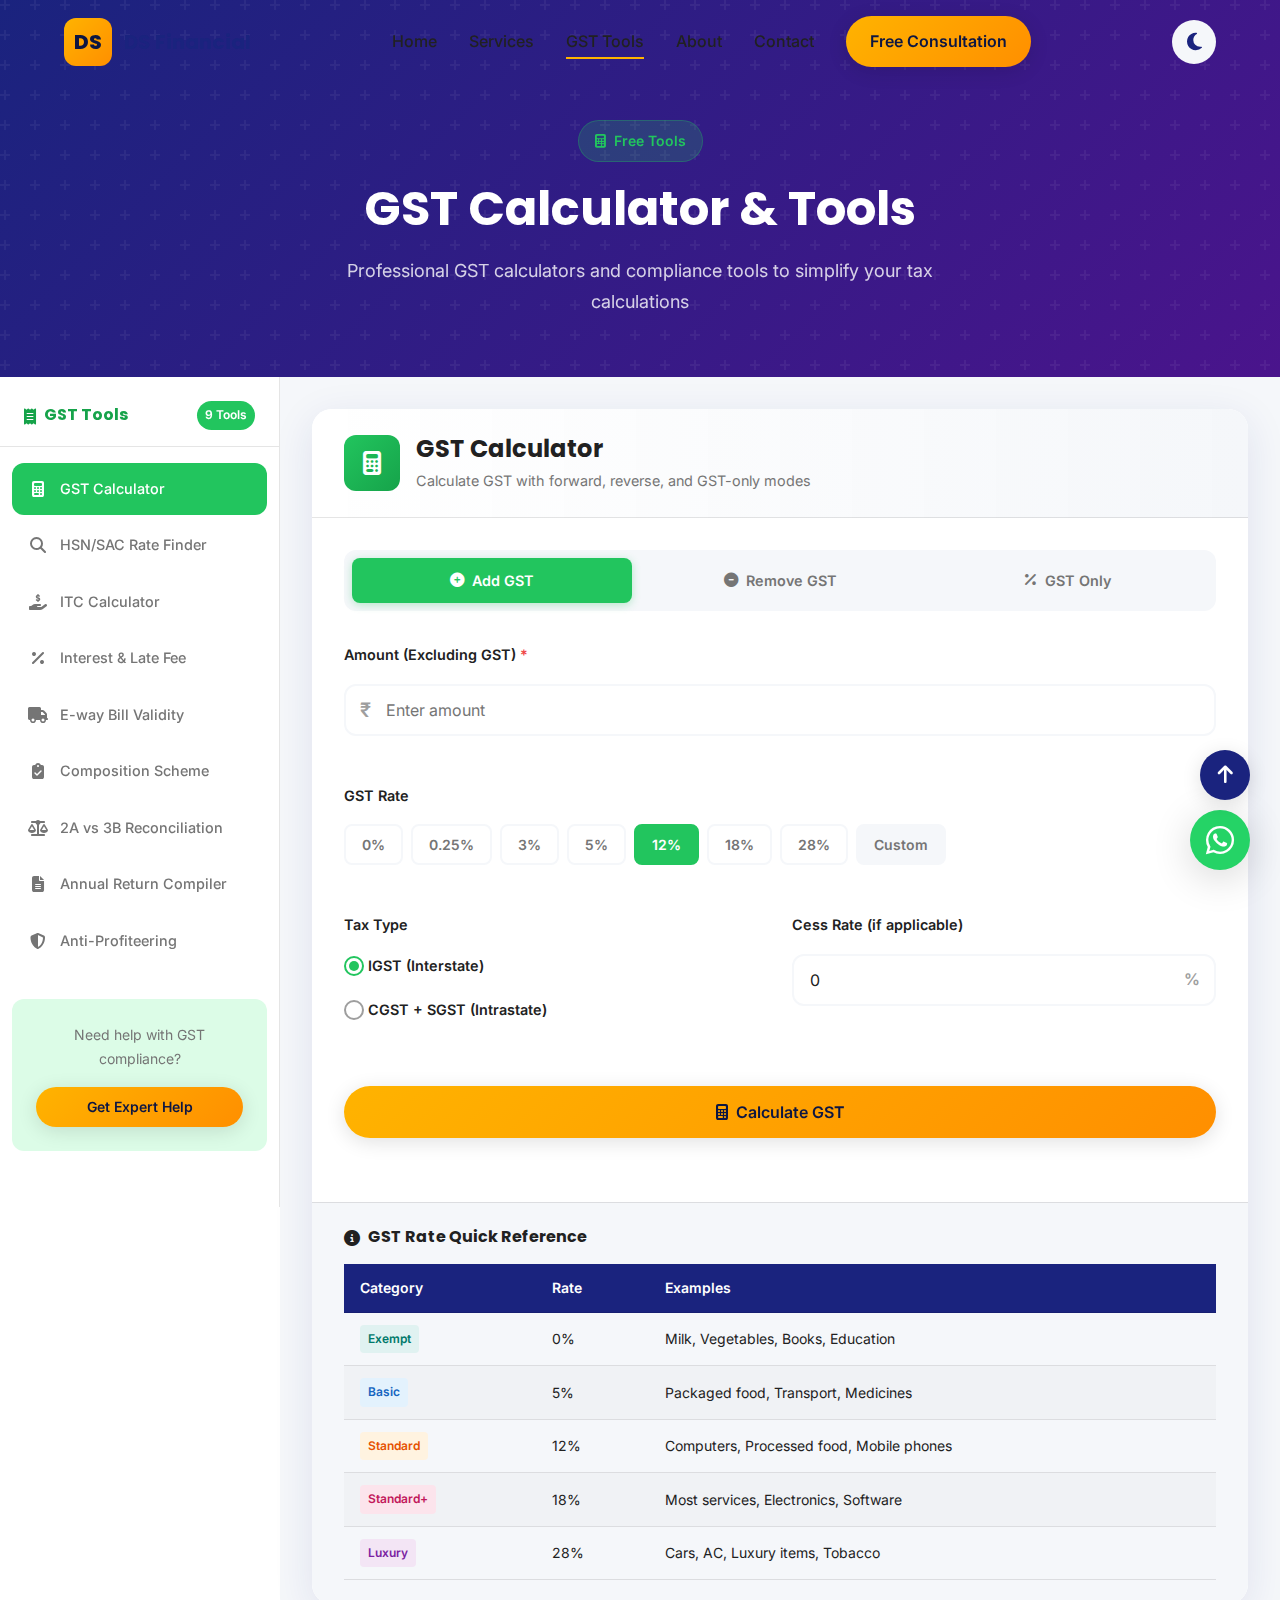
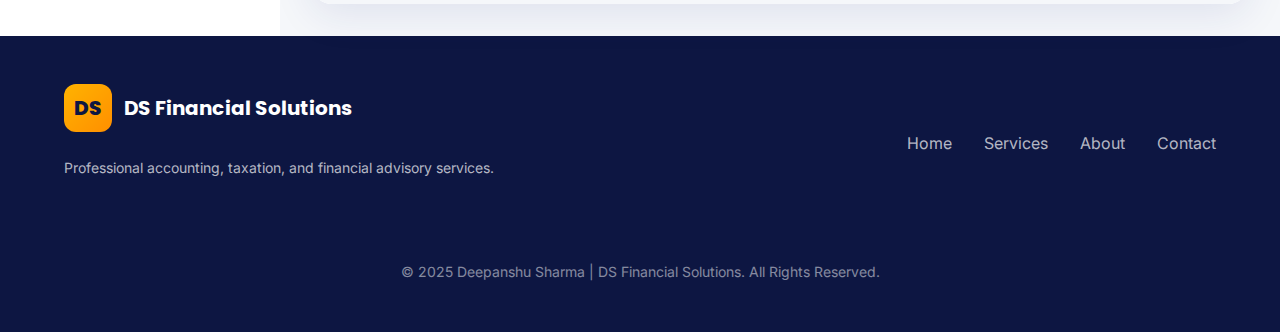
<file: gst-tools.html>
<!DOCTYPE html>
<html lang="en" data-theme="light">

<head>
    <meta charset="UTF-8">
    <meta name="viewport" content="width=device-width, initial-scale=1.0">
    <meta name="description"
        content="Free GST Calculator Tools - Calculate GST, find HSN/SAC codes, ITC calculator, E-way bill validity, and more. Professional GST tools by DS Financial Solutions.">
    <meta name="keywords"
        content="GST Calculator, HSN Code Finder, ITC Calculator, E-way Bill Calculator, GST Interest Calculator, GSTR Reconciliation">
    <title>GST Tools | DS Financial Solutions</title>

    <!-- Favicon -->
    <link rel="icon" type="image/svg+xml"
        href="data:image/svg+xml,<svg xmlns='http://www.w3.org/2000/svg' viewBox='0 0 100 100'><rect fill='%231A237E' rx='15' width='100' height='100'/><text x='50' y='65' font-size='50' font-weight='bold' fill='%23FFB300' text-anchor='middle'>DS</text></svg>">

    <!-- Google Fonts -->
    <link rel="preconnect" href="https://fonts.googleapis.com">
    <link rel="preconnect" href="https://fonts.gstatic.com" crossorigin>
    <link
        href="https://fonts.googleapis.com/css2?family=Inter:wght@400;500;600;700&family=Poppins:wght@500;600;700;800&family=Roboto+Mono:wght@400;500&display=swap"
        rel="stylesheet">

    <!-- Font Awesome -->
    <link rel="stylesheet" href="https://cdnjs.cloudflare.com/ajax/libs/font-awesome/6.5.1/css/all.min.css">

    <!-- Styles -->
    <link rel="stylesheet" href="styles.css">
    <link rel="stylesheet" href="gst-tools.css">
</head>

<body>
    <!-- Navigation -->
    <nav class="navbar scrolled" id="navbar">
        <div class="container">
            <a href="index.html" class="logo">
                <div class="logo-icon">DS</div>
                <span class="logo-text" style="color: var(--primary);">DS Financial</span>
            </a>

            <ul class="nav-menu" id="navMenu">
                <li><a href="index.html" class="nav-link" style="color: var(--text-primary);">Home</a></li>
                <li><a href="index.html#services" class="nav-link" style="color: var(--text-primary);">Services</a></li>
                <li><a href="#" class="nav-link active" style="color: var(--text-primary);">GST Tools</a></li>
                <li><a href="index.html#about" class="nav-link" style="color: var(--text-primary);">About</a></li>
                <li><a href="index.html#contact" class="nav-link" style="color: var(--text-primary);">Contact</a></li>
                <li><a href="index.html#contact" class="btn btn-primary nav-cta">Free Consultation</a></li>
            </ul>

            <div style="display: flex; align-items: center; gap: 1rem;">
                <button class="theme-toggle" id="themeToggle" aria-label="Toggle theme"
                    style="background: var(--bg-secondary); color: var(--primary);">
                    <i class="fas fa-moon"></i>
                </button>
                <button class="nav-toggle" id="navToggle" aria-label="Toggle menu">
                    <span style="background: var(--primary);"></span>
                    <span style="background: var(--primary);"></span>
                    <span style="background: var(--primary);"></span>
                </button>
            </div>
        </div>
    </nav>

    <!-- Page Header -->
    <header class="tools-header">
        <div class="container">
            <div class="tools-header-content">
                <span class="tools-badge"><i class="fas fa-calculator"></i> Free Tools</span>
                <h1>GST Calculator & Tools</h1>
                <p>Professional GST calculators and compliance tools to simplify your tax calculations</p>
            </div>
        </div>
    </header>

    <!-- Tools Sidebar + Content Layout -->
    <div class="tools-layout">
        <!-- Sidebar -->
        <aside class="tools-sidebar" id="toolsSidebar">
            <div class="sidebar-header">
                <h3><i class="fas fa-receipt"></i> GST Tools</h3>
                <span class="tool-count">9 Tools</span>
            </div>

            <nav class="tools-nav">
                <a href="#gst-calculator" class="tool-nav-item active" data-tool="gst-calculator">
                    <i class="fas fa-calculator"></i>
                    <span>GST Calculator</span>
                </a>
                <a href="#hsn-finder" class="tool-nav-item" data-tool="hsn-finder">
                    <i class="fas fa-search"></i>
                    <span>HSN/SAC Rate Finder</span>
                </a>
                <a href="#itc-calculator" class="tool-nav-item" data-tool="itc-calculator">
                    <i class="fas fa-hand-holding-usd"></i>
                    <span>ITC Calculator</span>
                </a>
                <a href="#interest-calculator" class="tool-nav-item" data-tool="interest-calculator">
                    <i class="fas fa-percent"></i>
                    <span>Interest & Late Fee</span>
                </a>
                <a href="#eway-calculator" class="tool-nav-item" data-tool="eway-calculator">
                    <i class="fas fa-truck"></i>
                    <span>E-way Bill Validity</span>
                </a>
                <a href="#composition-checker" class="tool-nav-item" data-tool="composition-checker">
                    <i class="fas fa-clipboard-check"></i>
                    <span>Composition Scheme</span>
                </a>
                <a href="#reconciliation" class="tool-nav-item" data-tool="reconciliation">
                    <i class="fas fa-balance-scale"></i>
                    <span>2A vs 3B Reconciliation</span>
                </a>
                <a href="#annual-return" class="tool-nav-item" data-tool="annual-return">
                    <i class="fas fa-file-alt"></i>
                    <span>Annual Return Compiler</span>
                </a>
                <a href="#anti-profiteering" class="tool-nav-item" data-tool="anti-profiteering">
                    <i class="fas fa-shield-alt"></i>
                    <span>Anti-Profiteering</span>
                </a>
            </nav>

            <div class="sidebar-cta">
                <p>Need help with GST compliance?</p>
                <a href="index.html#contact" class="btn btn-primary btn-sm">Get Expert Help</a>
            </div>
        </aside>

        <!-- Main Content -->
        <main class="tools-content">
            <!-- Tool 1: GST Calculator -->
            <section class="tool-section active" id="gst-calculator">
                <div class="tool-card">
                    <div class="tool-header">
                        <div class="tool-icon gst-green">
                            <i class="fas fa-calculator"></i>
                        </div>
                        <div>
                            <h2>GST Calculator</h2>
                            <p>Calculate GST with forward, reverse, and GST-only modes</p>
                        </div>
                    </div>

                    <div class="tool-body">
                        <!-- Calculation Mode -->
                        <div class="mode-selector">
                            <button class="mode-btn active" data-mode="add">
                                <i class="fas fa-plus-circle"></i>
                                Add GST
                            </button>
                            <button class="mode-btn" data-mode="remove">
                                <i class="fas fa-minus-circle"></i>
                                Remove GST
                            </button>
                            <button class="mode-btn" data-mode="gst-only">
                                <i class="fas fa-percentage"></i>
                                GST Only
                            </button>
                        </div>

                        <div class="form-grid">
                            <!-- Amount Input -->
                            <div class="form-group full-width">
                                <label for="gstAmount">
                                    <span id="amountLabel">Amount (Excluding GST)</span>
                                    <span class="required">*</span>
                                </label>
                                <div class="input-with-icon">
                                    <span class="input-icon">₹</span>
                                    <input type="text" id="gstAmount" placeholder="Enter amount" inputmode="decimal">
                                </div>
                            </div>

                            <!-- GST Rate Selection -->
                            <div class="form-group full-width">
                                <label>GST Rate</label>
                                <div class="rate-buttons">
                                    <button class="rate-btn" data-rate="0">0%</button>
                                    <button class="rate-btn" data-rate="0.25">0.25%</button>
                                    <button class="rate-btn" data-rate="3">3%</button>
                                    <button class="rate-btn" data-rate="5">5%</button>
                                    <button class="rate-btn active" data-rate="12">12%</button>
                                    <button class="rate-btn" data-rate="18">18%</button>
                                    <button class="rate-btn" data-rate="28">28%</button>
                                    <button class="rate-btn custom" data-rate="custom">Custom</button>
                                </div>
                                <div class="custom-rate-input hidden" id="customRateWrapper">
                                    <input type="number" id="customRate" placeholder="Enter rate %" min="0" max="100"
                                        step="0.01">
                                </div>
                            </div>

                            <!-- Tax Type -->
                            <div class="form-group">
                                <label>Tax Type</label>
                                <div class="radio-group">
                                    <label class="radio-label">
                                        <input type="radio" name="taxType" value="igst" checked>
                                        <span class="radio-custom"></span>
                                        IGST (Interstate)
                                    </label>
                                    <label class="radio-label">
                                        <input type="radio" name="taxType" value="cgst-sgst">
                                        <span class="radio-custom"></span>
                                        CGST + SGST (Intrastate)
                                    </label>
                                </div>
                            </div>

                            <!-- Cess (Optional) -->
                            <div class="form-group">
                                <label for="cessRate">Cess Rate (if applicable)</label>
                                <div class="input-with-suffix">
                                    <input type="number" id="cessRate" placeholder="0" min="0" max="100" step="0.01"
                                        value="0">
                                    <span class="input-suffix">%</span>
                                </div>
                            </div>
                        </div>

                        <button class="btn btn-primary btn-calculate" id="calculateGST">
                            <i class="fas fa-calculator"></i>
                            Calculate GST
                        </button>

                        <!-- Results -->
                        <div class="calculation-result hidden" id="gstResult">
                            <h3><i class="fas fa-check-circle"></i> Calculation Summary</h3>
                            <div class="result-grid">
                                <div class="result-item">
                                    <span class="result-label">Base Amount</span>
                                    <span class="result-value" id="resultBase">₹ 0.00</span>
                                </div>
                                <div class="result-item highlight-cgst" id="cgstRow">
                                    <span class="result-label">CGST</span>
                                    <span class="result-value" id="resultCGST">₹ 0.00</span>
                                </div>
                                <div class="result-item highlight-sgst" id="sgstRow">
                                    <span class="result-label">SGST</span>
                                    <span class="result-value" id="resultSGST">₹ 0.00</span>
                                </div>
                                <div class="result-item highlight-igst" id="igstRow">
                                    <span class="result-label">IGST</span>
                                    <span class="result-value" id="resultIGST">₹ 0.00</span>
                                </div>
                                <div class="result-item" id="cessRow">
                                    <span class="result-label">Cess</span>
                                    <span class="result-value" id="resultCess">₹ 0.00</span>
                                </div>
                                <div class="result-item result-total">
                                    <span class="result-label">Total GST</span>
                                    <span class="result-value" id="resultTotalGST">₹ 0.00</span>
                                </div>
                                <div class="result-item result-grand">
                                    <span class="result-label">Final Amount</span>
                                    <span class="result-value" id="resultFinal">₹ 0.00</span>
                                </div>
                            </div>

                            <div class="result-actions">
                                <button class="btn btn-outline btn-sm" id="copyResult">
                                    <i class="fas fa-copy"></i> Copy
                                </button>
                                <button class="btn btn-outline btn-sm" id="clearResult">
                                    <i class="fas fa-redo"></i> Clear
                                </button>
                            </div>
                        </div>
                    </div>

                    <!-- Quick Reference -->
                    <div class="tool-reference">
                        <h4><i class="fas fa-info-circle"></i> GST Rate Quick Reference</h4>
                        <div class="reference-table">
                            <table>
                                <thead>
                                    <tr>
                                        <th>Category</th>
                                        <th>Rate</th>
                                        <th>Examples</th>
                                    </tr>
                                </thead>
                                <tbody>
                                    <tr>
                                        <td><span class="rate-tag exempt">Exempt</span></td>
                                        <td>0%</td>
                                        <td>Milk, Vegetables, Books, Education</td>
                                    </tr>
                                    <tr>
                                        <td><span class="rate-tag low">Basic</span></td>
                                        <td>5%</td>
                                        <td>Packaged food, Transport, Medicines</td>
                                    </tr>
                                    <tr>
                                        <td><span class="rate-tag medium">Standard</span></td>
                                        <td>12%</td>
                                        <td>Computers, Processed food, Mobile phones</td>
                                    </tr>
                                    <tr>
                                        <td><span class="rate-tag high">Standard+</span></td>
                                        <td>18%</td>
                                        <td>Most services, Electronics, Software</td>
                                    </tr>
                                    <tr>
                                        <td><span class="rate-tag luxury">Luxury</span></td>
                                        <td>28%</td>
                                        <td>Cars, AC, Luxury items, Tobacco</td>
                                    </tr>
                                </tbody>
                            </table>
                        </div>
                    </div>
                </div>
            </section>

            <!-- Tool 2: HSN/SAC Rate Finder -->
            <section class="tool-section" id="hsn-finder">
                <div class="tool-card">
                    <div class="tool-header">
                        <div class="tool-icon gst-blue">
                            <i class="fas fa-search"></i>
                        </div>
                        <div>
                            <h2>HSN/SAC Rate Finder</h2>
                            <p>Find GST rates by HSN code, SAC code, or product name</p>
                        </div>
                    </div>

                    <div class="tool-body">
                        <div class="search-box">
                            <div class="search-type-toggle">
                                <button class="search-type-btn active" data-type="all">All</button>
                                <button class="search-type-btn" data-type="hsn">Goods (HSN)</button>
                                <button class="search-type-btn" data-type="sac">Services (SAC)</button>
                            </div>
                            <div class="search-input-wrapper">
                                <i class="fas fa-search"></i>
                                <input type="text" id="hsnSearch"
                                    placeholder="Search by HSN/SAC code or product name...">
                                <button class="btn btn-primary" id="searchHSN">Search</button>
                            </div>
                        </div>

                        <!-- Search Results -->
                        <div class="hsn-results" id="hsnResults">
                            <div class="hsn-placeholder">
                                <i class="fas fa-search"></i>
                                <p>Enter HSN/SAC code or product name to find GST rate</p>
                                <span>Try: "laptop", "8471", "restaurant", "9963"</span>
                            </div>
                        </div>

                        <!-- Popular HSN Codes -->
                        <div class="popular-codes">
                            <h4>Popular GST Rates</h4>
                            <div class="popular-grid">
                                <div class="popular-item" data-hsn="8471">
                                    <span class="hsn-code">8471</span>
                                    <span class="hsn-desc">Computers & Laptops</span>
                                    <span class="hsn-rate">18%</span>
                                </div>
                                <div class="popular-item" data-hsn="9963">
                                    <span class="hsn-code">9963</span>
                                    <span class="hsn-desc">Restaurant Services</span>
                                    <span class="hsn-rate">5%</span>
                                </div>
                                <div class="popular-item" data-hsn="8517">
                                    <span class="hsn-code">8517</span>
                                    <span class="hsn-desc">Mobile Phones</span>
                                    <span class="hsn-rate">12%</span>
                                </div>
                                <div class="popular-item" data-hsn="9983">
                                    <span class="hsn-code">9983</span>
                                    <span class="hsn-desc">Professional Services</span>
                                    <span class="hsn-rate">18%</span>
                                </div>
                                <div class="popular-item" data-hsn="8703">
                                    <span class="hsn-code">8703</span>
                                    <span class="hsn-desc">Motor Vehicles</span>
                                    <span class="hsn-rate">28%</span>
                                </div>
                                <div class="popular-item" data-hsn="9954">
                                    <span class="hsn-code">9954</span>
                                    <span class="hsn-desc">Construction Services</span>
                                    <span class="hsn-rate">18%</span>
                                </div>
                            </div>
                        </div>
                    </div>
                </div>
            </section>

            <!-- Tool 3: ITC Calculator -->
            <section class="tool-section" id="itc-calculator">
                <div class="tool-card">
                    <div class="tool-header">
                        <div class="tool-icon gst-purple">
                            <i class="fas fa-hand-holding-usd"></i>
                        </div>
                        <div>
                            <h2>Input Tax Credit Calculator</h2>
                            <p>Calculate eligible ITC and optimal utilization</p>
                        </div>
                    </div>

                    <div class="tool-body">
                        <div class="itc-tabs">
                            <button class="itc-tab active" data-tab="eligibility">Eligibility Check</button>
                            <button class="itc-tab" data-tab="utilization">ITC Utilization</button>
                            <button class="itc-tab" data-tab="reversal">ITC Reversal</button>
                        </div>

                        <!-- Eligibility Check -->
                        <div class="itc-content active" id="eligibility-content">
                            <h4>ITC Eligibility Questionnaire</h4>
                            <div class="eligibility-checklist">
                                <label class="checkbox-item">
                                    <input type="checkbox" id="itc1" checked>
                                    <span class="checkbox-custom"></span>
                                    Is the supplier registered under GST?
                                </label>
                                <label class="checkbox-item">
                                    <input type="checkbox" id="itc2" checked>
                                    <span class="checkbox-custom"></span>
                                    Do you have a valid tax invoice?
                                </label>
                                <label class="checkbox-item">
                                    <input type="checkbox" id="itc3" checked>
                                    <span class="checkbox-custom"></span>
                                    Have you received the goods/services?
                                </label>
                                <label class="checkbox-item">
                                    <input type="checkbox" id="itc4" checked>
                                    <span class="checkbox-custom"></span>
                                    Has the supplier filed GSTR-1?
                                </label>
                                <label class="checkbox-item">
                                    <input type="checkbox" id="itc5" checked>
                                    <span class="checkbox-custom"></span>
                                    Is the expense for business purpose?
                                </label>
                                <label class="checkbox-item">
                                    <input type="checkbox" id="itc6" checked>
                                    <span class="checkbox-custom"></span>
                                    Is payment made within 180 days?
                                </label>
                            </div>

                            <div class="blocked-itc-section">
                                <h4><i class="fas fa-ban"></i> Blocked ITC Check (Section 17(5))</h4>
                                <p class="help-text">Check if your purchase falls under blocked credit:</p>
                                <div class="blocked-items">
                                    <label class="checkbox-item blocked">
                                        <input type="checkbox" id="blocked1">
                                        <span class="checkbox-custom"></span>
                                        Motor vehicles (except for specified purposes)
                                    </label>
                                    <label class="checkbox-item blocked">
                                        <input type="checkbox" id="blocked2">
                                        <span class="checkbox-custom"></span>
                                        Food & beverages, outdoor catering
                                    </label>
                                    <label class="checkbox-item blocked">
                                        <input type="checkbox" id="blocked3">
                                        <span class="checkbox-custom"></span>
                                        Health & fitness services
                                    </label>
                                    <label class="checkbox-item blocked">
                                        <input type="checkbox" id="blocked4">
                                        <span class="checkbox-custom"></span>
                                        Personal consumption items
                                    </label>
                                    <label class="checkbox-item blocked">
                                        <input type="checkbox" id="blocked5">
                                        <span class="checkbox-custom"></span>
                                        Construction of immovable property
                                    </label>
                                </div>
                            </div>

                            <button class="btn btn-primary" id="checkITCEligibility">
                                <i class="fas fa-check-circle"></i> Check Eligibility
                            </button>

                            <div class="itc-result hidden" id="itcEligibilityResult">
                                <!-- Result will be shown here -->
                            </div>
                        </div>

                        <!-- ITC Utilization -->
                        <div class="itc-content" id="utilization-content">
                            <h4>ITC Utilization Order Calculator</h4>
                            <p class="help-text">Enter your ITC available and tax liability to calculate optimal
                                utilization</p>

                            <div class="form-grid">
                                <div class="form-section">
                                    <h5>Available ITC</h5>
                                    <div class="form-group">
                                        <label>IGST Credit (₹)</label>
                                        <input type="number" id="igstCredit" placeholder="0" min="0">
                                    </div>
                                    <div class="form-group">
                                        <label>CGST Credit (₹)</label>
                                        <input type="number" id="cgstCredit" placeholder="0" min="0">
                                    </div>
                                    <div class="form-group">
                                        <label>SGST Credit (₹)</label>
                                        <input type="number" id="sgstCredit" placeholder="0" min="0">
                                    </div>
                                </div>

                                <div class="form-section">
                                    <h5>Tax Liability</h5>
                                    <div class="form-group">
                                        <label>IGST Payable (₹)</label>
                                        <input type="number" id="igstPayable" placeholder="0" min="0">
                                    </div>
                                    <div class="form-group">
                                        <label>CGST Payable (₹)</label>
                                        <input type="number" id="cgstPayable" placeholder="0" min="0">
                                    </div>
                                    <div class="form-group">
                                        <label>SGST Payable (₹)</label>
                                        <input type="number" id="sgstPayable" placeholder="0" min="0">
                                    </div>
                                </div>
                            </div>

                            <button class="btn btn-primary" id="calculateITCUtil">
                                <i class="fas fa-calculator"></i> Calculate Utilization
                            </button>

                            <div class="itc-util-result hidden" id="itcUtilResult">
                                <!-- Utilization result will be shown here -->
                            </div>
                        </div>

                        <!-- ITC Reversal -->
                        <div class="itc-content" id="reversal-content">
                            <h4>ITC Reversal Calculator (Rule 42 & 43)</h4>
                            <p class="help-text">Calculate ITC reversal for mixed supplies (taxable + exempt)</p>

                            <div class="form-grid">
                                <div class="form-group">
                                    <label>Total ITC Claimed (₹)</label>
                                    <input type="number" id="totalITC" placeholder="0" min="0">
                                </div>
                                <div class="form-group">
                                    <label>ITC on Exempt Supplies Only (₹)</label>
                                    <input type="number" id="exemptITC" placeholder="0" min="0">
                                </div>
                                <div class="form-group">
                                    <label>ITC on Taxable Supplies Only (₹)</label>
                                    <input type="number" id="taxableITC" placeholder="0" min="0">
                                </div>
                                <div class="form-group">
                                    <label>Exempt Turnover (₹)</label>
                                    <input type="number" id="exemptTurnover" placeholder="0" min="0">
                                </div>
                                <div class="form-group">
                                    <label>Total Turnover (₹)</label>
                                    <input type="number" id="totalTurnover" placeholder="0" min="0">
                                </div>
                            </div>

                            <button class="btn btn-primary" id="calculateReversal">
                                <i class="fas fa-calculator"></i> Calculate Reversal
                            </button>

                            <div class="reversal-result hidden" id="reversalResult">
                                <!-- Reversal result will be shown here -->
                            </div>
                        </div>
                    </div>
                </div>
            </section>

            <!-- Tool 4: Interest & Late Fee Calculator -->
            <section class="tool-section" id="interest-calculator">
                <div class="tool-card">
                    <div class="tool-header">
                        <div class="tool-icon gst-orange">
                            <i class="fas fa-percent"></i>
                        </div>
                        <div>
                            <h2>GST Interest & Late Fee Calculator</h2>
                            <p>Calculate interest and late fees for delayed GST payments and filings</p>
                        </div>
                    </div>

                    <div class="tool-body">
                        <div class="form-grid">
                            <div class="form-group">
                                <label>Return Type</label>
                                <select id="returnType">
                                    <option value="gstr3b">GSTR-3B (Monthly Summary)</option>
                                    <option value="gstr1">GSTR-1 (Outward Supplies)</option>
                                    <option value="gstr4">GSTR-4 (Composition)</option>
                                    <option value="gstr9">GSTR-9 (Annual Return)</option>
                                    <option value="cmp08">CMP-08 (Composition Quarterly)</option>
                                </select>
                            </div>

                            <div class="form-group">
                                <label>Tax Period</label>
                                <div class="date-inputs">
                                    <select id="taxMonth">
                                        <option value="1">January</option>
                                        <option value="2">February</option>
                                        <option value="3">March</option>
                                        <option value="4">April</option>
                                        <option value="5">May</option>
                                        <option value="6">June</option>
                                        <option value="7">July</option>
                                        <option value="8">August</option>
                                        <option value="9">September</option>
                                        <option value="10">October</option>
                                        <option value="11">November</option>
                                        <option value="12">December</option>
                                    </select>
                                    <select id="taxYear">
                                        <option value="2024">2024</option>
                                        <option value="2023">2023</option>
                                        <option value="2022">2022</option>
                                    </select>
                                </div>
                            </div>

                            <div class="form-group">
                                <label>Actual Filing Date</label>
                                <input type="date" id="filingDate">
                            </div>

                            <div class="form-group">
                                <label>Return Type</label>
                                <div class="radio-group">
                                    <label class="radio-label">
                                        <input type="radio" name="returnNature" value="regular" checked>
                                        <span class="radio-custom"></span>
                                        Regular
                                    </label>
                                    <label class="radio-label">
                                        <input type="radio" name="returnNature" value="nil">
                                        <span class="radio-custom"></span>
                                        NIL Return
                                    </label>
                                </div>
                            </div>

                            <div class="form-group">
                                <label>Annual Turnover</label>
                                <select id="turnoverSlab">
                                    <option value="1.5">Below ₹1.5 Cr</option>
                                    <option value="5">₹1.5 Cr - ₹5 Cr</option>
                                    <option value="100">Above ₹5 Cr</option>
                                </select>
                            </div>
                        </div>

                        <div class="tax-liability-section" id="taxLiabilitySection">
                            <h4>Tax Liability (for Interest Calculation)</h4>
                            <div class="form-grid">
                                <div class="form-group">
                                    <label>IGST Payable (₹)</label>
                                    <input type="number" id="intIGST" placeholder="0" min="0">
                                </div>
                                <div class="form-group">
                                    <label>CGST Payable (₹)</label>
                                    <input type="number" id="intCGST" placeholder="0" min="0">
                                </div>
                                <div class="form-group">
                                    <label>SGST Payable (₹)</label>
                                    <input type="number" id="intSGST" placeholder="0" min="0">
                                </div>
                                <div class="form-group">
                                    <label>Cess Payable (₹)</label>
                                    <input type="number" id="intCess" placeholder="0" min="0">
                                </div>
                            </div>
                        </div>

                        <button class="btn btn-primary" id="calculateInterest">
                            <i class="fas fa-calculator"></i> Calculate Interest & Late Fee
                        </button>

                        <div class="interest-result hidden" id="interestResult">
                            <!-- Result will be shown here -->
                        </div>
                    </div>
                </div>
            </section>

            <!-- Tool 5: E-way Bill Validity Calculator -->
            <section class="tool-section" id="eway-calculator">
                <div class="tool-card">
                    <div class="tool-header">
                        <div class="tool-icon gst-teal">
                            <i class="fas fa-truck"></i>
                        </div>
                        <div>
                            <h2>E-way Bill Validity Calculator</h2>
                            <p>Calculate E-way bill validity and check requirements</p>
                        </div>
                    </div>

                    <div class="tool-body">
                        <div class="form-grid">
                            <div class="form-group">
                                <label>Consignment Value (₹)</label>
                                <input type="number" id="consignmentValue" placeholder="Enter value" min="0">
                            </div>

                            <div class="form-group">
                                <label>Transport Mode</label>
                                <select id="transportMode">
                                    <option value="road">Road</option>
                                    <option value="rail">Rail</option>
                                    <option value="air">Air</option>
                                    <option value="ship">Ship</option>
                                </select>
                            </div>

                            <div class="form-group" id="vehicleTypeGroup">
                                <label>Vehicle Type</label>
                                <div class="radio-group">
                                    <label class="radio-label">
                                        <input type="radio" name="vehicleType" value="regular" checked>
                                        <span class="radio-custom"></span>
                                        Regular
                                    </label>
                                    <label class="radio-label">
                                        <input type="radio" name="vehicleType" value="odc">
                                        <span class="radio-custom"></span>
                                        Over Dimensional Cargo
                                    </label>
                                </div>
                            </div>

                            <div class="form-group">
                                <label>Movement Type</label>
                                <div class="radio-group">
                                    <label class="radio-label">
                                        <input type="radio" name="movementType" value="inter" checked>
                                        <span class="radio-custom"></span>
                                        Interstate
                                    </label>
                                    <label class="radio-label">
                                        <input type="radio" name="movementType" value="intra">
                                        <span class="radio-custom"></span>
                                        Intrastate
                                    </label>
                                </div>
                            </div>

                            <div class="form-group">
                                <label>Approximate Distance (KM)</label>
                                <input type="number" id="distance" placeholder="Enter distance in KM" min="0">
                            </div>

                            <div class="form-group">
                                <label>E-way Bill Generation Date & Time</label>
                                <input type="datetime-local" id="ewayGenDate">
                            </div>
                        </div>

                        <button class="btn btn-primary" id="calculateEway">
                            <i class="fas fa-calculator"></i> Calculate Validity
                        </button>

                        <div class="eway-result hidden" id="ewayResult">
                            <!-- Result will be shown here -->
                        </div>

                        <!-- E-way Bill Reference -->
                        <div class="tool-reference">
                            <h4><i class="fas fa-info-circle"></i> E-way Bill Validity Reference</h4>
                            <div class="reference-table">
                                <table>
                                    <thead>
                                        <tr>
                                            <th>Distance (Road)</th>
                                            <th>Regular Vehicle</th>
                                            <th>ODC Vehicle</th>
                                        </tr>
                                    </thead>
                                    <tbody>
                                        <tr>
                                            <td>Up to 200 km</td>
                                            <td>1 day</td>
                                            <td>1 day (per 20 km)</td>
                                        </tr>
                                        <tr>
                                            <td>201 - 400 km</td>
                                            <td>2 days</td>
                                            <td>-</td>
                                        </tr>
                                        <tr>
                                            <td>401 - 600 km</td>
                                            <td>3 days</td>
                                            <td>-</td>
                                        </tr>
                                        <tr>
                                            <td>601 - 800 km</td>
                                            <td>4 days</td>
                                            <td>-</td>
                                        </tr>
                                        <tr>
                                            <td>Every +200 km</td>
                                            <td>+1 day</td>
                                            <td>+1 day per 20 km</td>
                                        </tr>
                                    </tbody>
                                </table>
                            </div>
                        </div>
                    </div>
                </div>
            </section>

            <!-- Tool 6: Composition Scheme Checker -->
            <section class="tool-section" id="composition-checker">
                <div class="tool-card">
                    <div class="tool-header">
                        <div class="tool-icon gst-indigo">
                            <i class="fas fa-clipboard-check"></i>
                        </div>
                        <div>
                            <h2>Composition Scheme Eligibility</h2>
                            <p>Check your eligibility for GST Composition Scheme</p>
                        </div>
                    </div>

                    <div class="tool-body">
                        <div class="form-grid">
                            <div class="form-group">
                                <label>Nature of Business</label>
                                <select id="businessNature">
                                    <option value="manufacturer">Manufacturer</option>
                                    <option value="trader">Trader (Goods)</option>
                                    <option value="restaurant">Restaurant/Caterer</option>
                                    <option value="service">Service Provider</option>
                                    <option value="mixed">Mixed (Goods + Services)</option>
                                </select>
                            </div>

                            <div class="form-group">
                                <label>State of Registration</label>
                                <select id="stateReg">
                                    <option value="normal">Normal State</option>
                                    <option value="special">Special Category State (NE States, HP, Uttarakhand)</option>
                                </select>
                            </div>

                            <div class="form-group">
                                <label>Previous FY Aggregate Turnover (₹)</label>
                                <input type="number" id="prevTurnover" placeholder="Enter turnover" min="0">
                            </div>

                            <div class="form-group">
                                <label>Estimated Current FY Turnover (₹)</label>
                                <input type="number" id="currentTurnover" placeholder="Enter estimated turnover"
                                    min="0">
                            </div>
                        </div>

                        <div class="exclusion-checklist">
                            <h4>Exclusion Criteria (Check if applicable)</h4>
                            <div class="exclusion-items">
                                <label class="checkbox-item">
                                    <input type="checkbox" id="exc1">
                                    <span class="checkbox-custom"></span>
                                    Make inter-state outward supplies
                                </label>
                                <label class="checkbox-item">
                                    <input type="checkbox" id="exc2">
                                    <span class="checkbox-custom"></span>
                                    Supply through e-commerce operators
                                </label>
                                <label class="checkbox-item">
                                    <input type="checkbox" id="exc3">
                                    <span class="checkbox-custom"></span>
                                    Manufacturer of ice cream, pan masala, tobacco
                                </label>
                                <label class="checkbox-item">
                                    <input type="checkbox" id="exc4">
                                    <span class="checkbox-custom"></span>
                                    Casual or non-resident taxable person
                                </label>
                                <label class="checkbox-item">
                                    <input type="checkbox" id="exc5">
                                    <span class="checkbox-custom"></span>
                                    Input Service Distributor
                                </label>
                            </div>
                        </div>

                        <button class="btn btn-primary" id="checkComposition">
                            <i class="fas fa-clipboard-check"></i> Check Eligibility
                        </button>

                        <div class="composition-result hidden" id="compositionResult">
                            <!-- Result will be shown here -->
                        </div>

                        <!-- Composition Rates Reference -->
                        <div class="tool-reference">
                            <h4><i class="fas fa-info-circle"></i> Composition Tax Rates</h4>
                            <div class="reference-table">
                                <table>
                                    <thead>
                                        <tr>
                                            <th>Business Type</th>
                                            <th>CGST</th>
                                            <th>SGST</th>
                                            <th>Total</th>
                                        </tr>
                                    </thead>
                                    <tbody>
                                        <tr>
                                            <td>Manufacturers</td>
                                            <td>0.5%</td>
                                            <td>0.5%</td>
                                            <td>1%</td>
                                        </tr>
                                        <tr>
                                            <td>Traders (Goods)</td>
                                            <td>0.5%</td>
                                            <td>0.5%</td>
                                            <td>1%</td>
                                        </tr>
                                        <tr>
                                            <td>Restaurants</td>
                                            <td>2.5%</td>
                                            <td>2.5%</td>
                                            <td>5%</td>
                                        </tr>
                                        <tr>
                                            <td>Service Providers</td>
                                            <td>3%</td>
                                            <td>3%</td>
                                            <td>6%</td>
                                        </tr>
                                    </tbody>
                                </table>
                            </div>
                        </div>
                    </div>
                </div>
            </section>

            <!-- Tool 7: GSTR-2A vs 3B Reconciliation -->
            <section class="tool-section" id="reconciliation">
                <div class="tool-card">
                    <div class="tool-header">
                        <div class="tool-icon gst-pink">
                            <i class="fas fa-balance-scale"></i>
                        </div>
                        <div>
                            <h2>GSTR-2A vs 3B Reconciliation</h2>
                            <p>Compare and reconcile ITC between GSTR-2A and GSTR-3B</p>
                        </div>
                    </div>

                    <div class="tool-body">
                        <div class="recon-input-section">
                            <div class="form-grid">
                                <div class="form-section">
                                    <h4><i class="fas fa-file-invoice"></i> GSTR-2A ITC (As per Portal)</h4>
                                    <div class="form-group">
                                        <label>IGST (₹)</label>
                                        <input type="number" id="r2aIGST" placeholder="0" min="0">
                                    </div>
                                    <div class="form-group">
                                        <label>CGST (₹)</label>
                                        <input type="number" id="r2aCGST" placeholder="0" min="0">
                                    </div>
                                    <div class="form-group">
                                        <label>SGST (₹)</label>
                                        <input type="number" id="r2aSGST" placeholder="0" min="0">
                                    </div>
                                    <div class="form-group">
                                        <label>Cess (₹)</label>
                                        <input type="number" id="r2aCess" placeholder="0" min="0">
                                    </div>
                                </div>

                                <div class="form-section">
                                    <h4><i class="fas fa-file-alt"></i> GSTR-3B ITC (As Claimed)</h4>
                                    <div class="form-group">
                                        <label>IGST (₹)</label>
                                        <input type="number" id="r3bIGST" placeholder="0" min="0">
                                    </div>
                                    <div class="form-group">
                                        <label>CGST (₹)</label>
                                        <input type="number" id="r3bCGST" placeholder="0" min="0">
                                    </div>
                                    <div class="form-group">
                                        <label>SGST (₹)</label>
                                        <input type="number" id="r3bSGST" placeholder="0" min="0">
                                    </div>
                                    <div class="form-group">
                                        <label>Cess (₹)</label>
                                        <input type="number" id="r3bCess" placeholder="0" min="0">
                                    </div>
                                </div>
                            </div>
                        </div>

                        <button class="btn btn-primary" id="reconcileGSTR">
                            <i class="fas fa-balance-scale"></i> Reconcile
                        </button>

                        <div class="recon-result hidden" id="reconResult">
                            <!-- Result will be shown here -->
                        </div>
                    </div>
                </div>
            </section>

            <!-- Tool 8: Annual Return Data Compiler -->
            <section class="tool-section" id="annual-return">
                <div class="tool-card">
                    <div class="tool-header">
                        <div class="tool-icon gst-amber">
                            <i class="fas fa-file-alt"></i>
                        </div>
                        <div>
                            <h2>Annual Return Data Compiler</h2>
                            <p>Compile and summarize data for GSTR-9 annual return</p>
                        </div>
                    </div>

                    <div class="tool-body">
                        <div class="form-grid">
                            <div class="form-group">
                                <label>Financial Year</label>
                                <select id="fyYear">
                                    <option value="2023-24">2023-24</option>
                                    <option value="2022-23">2022-23</option>
                                    <option value="2021-22">2021-22</option>
                                </select>
                            </div>

                            <div class="form-group">
                                <label>Turnover Category</label>
                                <div class="radio-group">
                                    <label class="radio-label">
                                        <input type="radio" name="turnoverCat" value="below2cr" checked>
                                        <span class="radio-custom"></span>
                                        Below ₹2 Cr (Simplified)
                                    </label>
                                    <label class="radio-label">
                                        <input type="radio" name="turnoverCat" value="above2cr">
                                        <span class="radio-custom"></span>
                                        Above ₹2 Cr (Detailed)
                                    </label>
                                </div>
                            </div>
                        </div>

                        <div class="annual-summary-input">
                            <h4>Monthly Summary (Auto-filled from returns)</h4>
                            <div class="monthly-table-wrapper">
                                <table class="monthly-data-table">
                                    <thead>
                                        <tr>
                                            <th>Month</th>
                                            <th>Taxable Value</th>
                                            <th>IGST</th>
                                            <th>CGST</th>
                                            <th>SGST</th>
                                            <th>ITC Claimed</th>
                                        </tr>
                                    </thead>
                                    <tbody>
                                        <tr>
                                            <td>April</td>
                                            <td><input type="number" placeholder="0" min="0"></td>
                                            <td><input type="number" placeholder="0" min="0"></td>
                                            <td><input type="number" placeholder="0" min="0"></td>
                                            <td><input type="number" placeholder="0" min="0"></td>
                                            <td><input type="number" placeholder="0" min="0"></td>
                                        </tr>
                                        <tr>
                                            <td>May</td>
                                            <td><input type="number" placeholder="0" min="0"></td>
                                            <td><input type="number" placeholder="0" min="0"></td>
                                            <td><input type="number" placeholder="0" min="0"></td>
                                            <td><input type="number" placeholder="0" min="0"></td>
                                            <td><input type="number" placeholder="0" min="0"></td>
                                        </tr>
                                        <tr>
                                            <td>June</td>
                                            <td><input type="number" placeholder="0" min="0"></td>
                                            <td><input type="number" placeholder="0" min="0"></td>
                                            <td><input type="number" placeholder="0" min="0"></td>
                                            <td><input type="number" placeholder="0" min="0"></td>
                                            <td><input type="number" placeholder="0" min="0"></td>
                                        </tr>
                                        <!-- More months can be added dynamically -->
                                    </tbody>
                                    <tfoot>
                                        <tr class="total-row">
                                            <td><strong>Total</strong></td>
                                            <td id="totalTaxable">₹0</td>
                                            <td id="totalIGSTAnn">₹0</td>
                                            <td id="totalCGSTAnn">₹0</td>
                                            <td id="totalSGSTAnn">₹0</td>
                                            <td id="totalITCAnn">₹0</td>
                                        </tr>
                                    </tfoot>
                                </table>
                            </div>
                        </div>

                        <button class="btn btn-primary" id="compileAnnual">
                            <i class="fas fa-file-export"></i> Compile Data
                        </button>

                        <div class="annual-result hidden" id="annualResult">
                            <!-- Result will be shown here -->
                        </div>
                    </div>
                </div>
            </section>

            <!-- Tool 9: Anti-Profiteering Calculator -->
            <section class="tool-section" id="anti-profiteering">
                <div class="tool-card">
                    <div class="tool-header">
                        <div class="tool-icon gst-red">
                            <i class="fas fa-shield-alt"></i>
                        </div>
                        <div>
                            <h2>Anti-Profiteering Calculator</h2>
                            <p>Calculate price reduction required after GST rate changes</p>
                        </div>
                    </div>

                    <div class="tool-body">
                        <div class="info-banner">
                            <i class="fas fa-info-circle"></i>
                            <p>Under Section 171 of CGST Act, any reduction in GST rate or ITC benefit must be passed on
                                to customers through price reduction.</p>
                        </div>

                        <div class="form-grid">
                            <div class="form-group">
                                <label>Scenario</label>
                                <select id="apScenario">
                                    <option value="rate">GST Rate Reduction</option>
                                    <option value="itc">ITC Benefit Gain</option>
                                </select>
                            </div>

                            <div class="form-group">
                                <label>Product/Service Name</label>
                                <input type="text" id="apProduct" placeholder="e.g., Restaurant meal">
                            </div>

                            <div class="form-group">
                                <label>Previous GST Rate (%)</label>
                                <input type="number" id="oldRate" placeholder="e.g., 18" min="0" max="100" step="0.01">
                            </div>

                            <div class="form-group">
                                <label>New GST Rate (%)</label>
                                <input type="number" id="newRate" placeholder="e.g., 5" min="0" max="100" step="0.01">
                            </div>

                            <div class="form-group">
                                <label>Old Selling Price (Inclusive of GST) ₹</label>
                                <input type="number" id="oldPrice" placeholder="e.g., 1000" min="0">
                            </div>

                            <div class="form-group">
                                <label>Units Sold After Rate Change</label>
                                <input type="number" id="unitsSold" placeholder="e.g., 500" min="0">
                            </div>
                        </div>

                        <button class="btn btn-primary" id="calculateAP">
                            <i class="fas fa-calculator"></i> Calculate Price Reduction
                        </button>

                        <div class="ap-result hidden" id="apResult">
                            <!-- Result will be shown here -->
                        </div>
                    </div>
                </div>
            </section>
        </main>
    </div>

    <!-- Footer -->
    <footer class="tools-footer">
        <div class="container">
            <div class="footer-content-simple">
                <div class="footer-brand">
                    <a href="index.html" class="logo">
                        <div class="logo-icon">DS</div>
                        <span class="logo-text">DS Financial Solutions</span>
                    </a>
                    <p>Professional accounting, taxation, and financial advisory services.</p>
                </div>
                <div class="footer-links-simple">
                    <a href="index.html">Home</a>
                    <a href="index.html#services">Services</a>
                    <a href="index.html#about">About</a>
                    <a href="index.html#contact">Contact</a>
                </div>
            </div>
            <div class="footer-bottom">
                <p>&copy; 2025 Deepanshu Sharma | DS Financial Solutions. All Rights Reserved.</p>
            </div>
        </div>
    </footer>

    <!-- Floating Elements -->
    <a href="https://wa.me/91XXXXXXXXXX" class="whatsapp-float" target="_blank" aria-label="Chat on WhatsApp">
        <i class="fab fa-whatsapp"></i>
    </a>

    <button class="back-to-top visible" id="backToTop" aria-label="Back to top">
        <i class="fas fa-arrow-up"></i>
    </button>

    <!-- Scripts -->
    <script src="script.js"></script>
    <script src="gst-tools.js"></script>
</body>

</html>
</file>
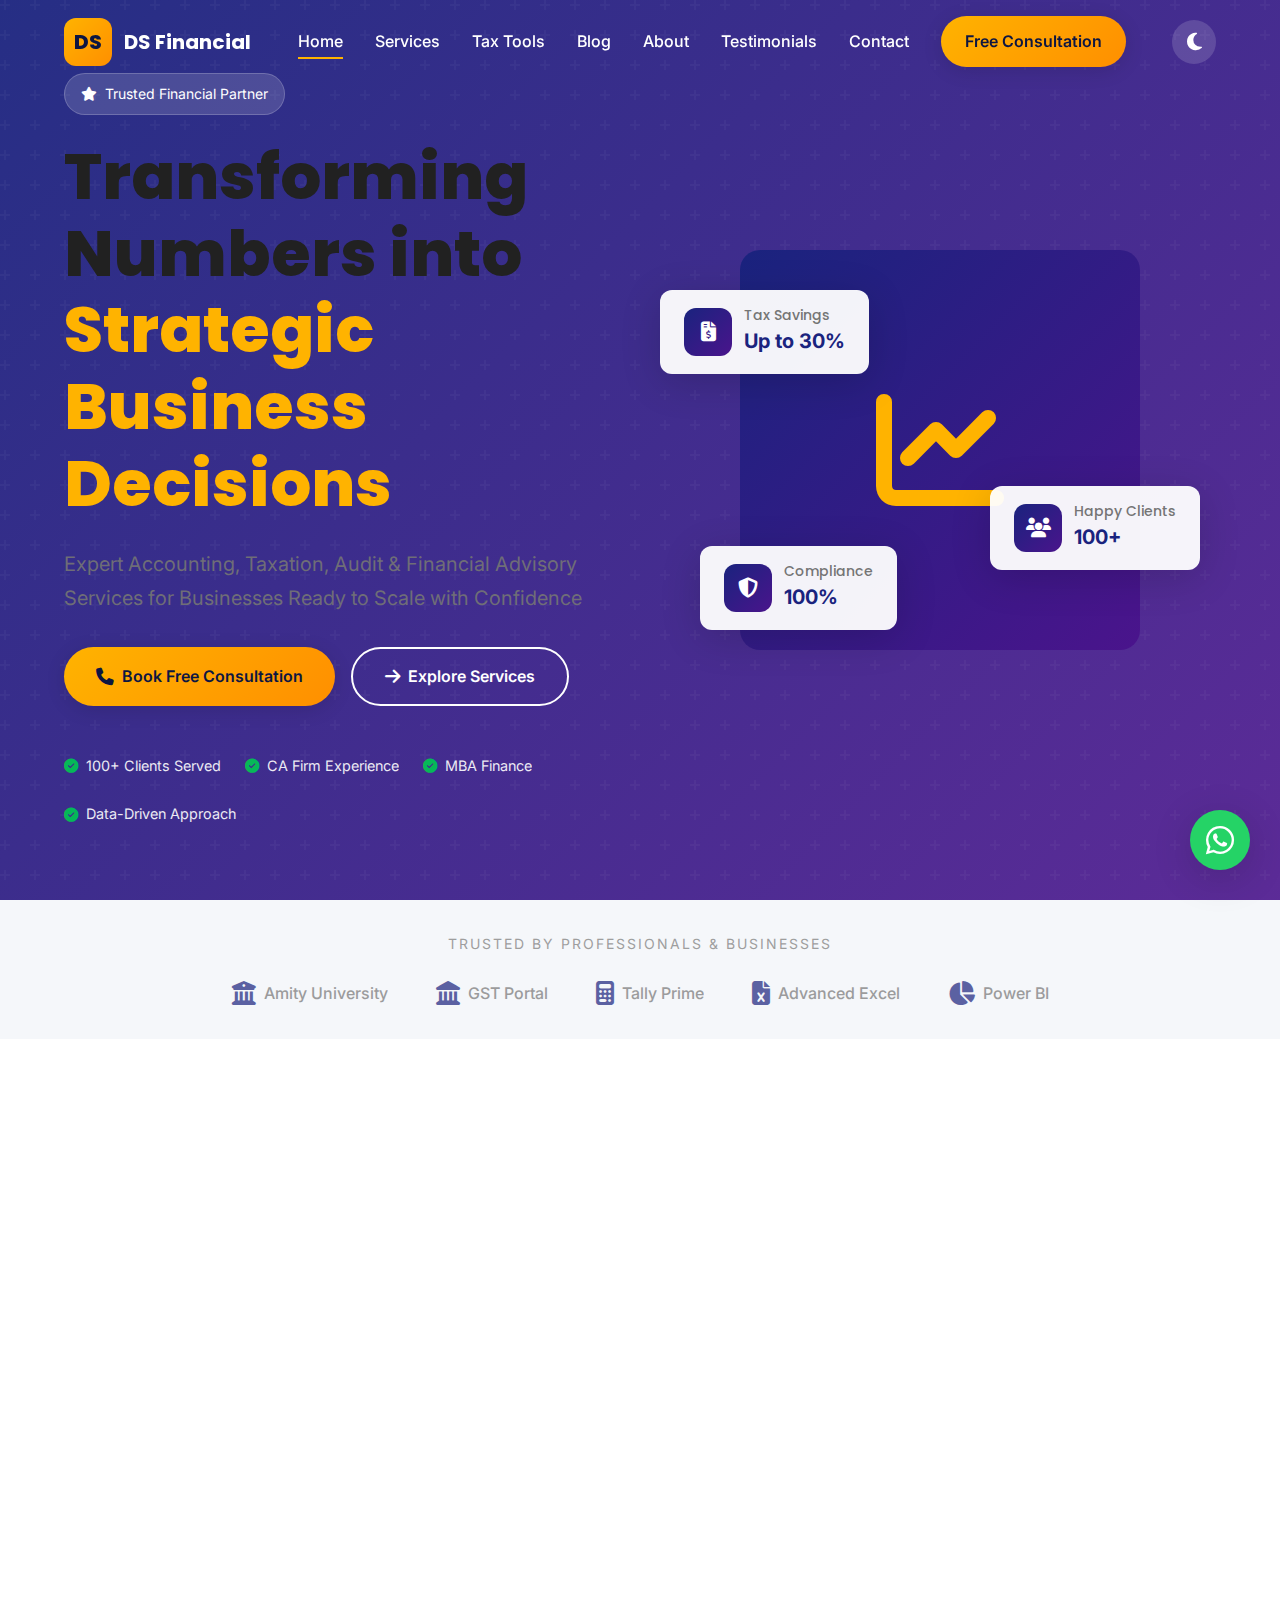
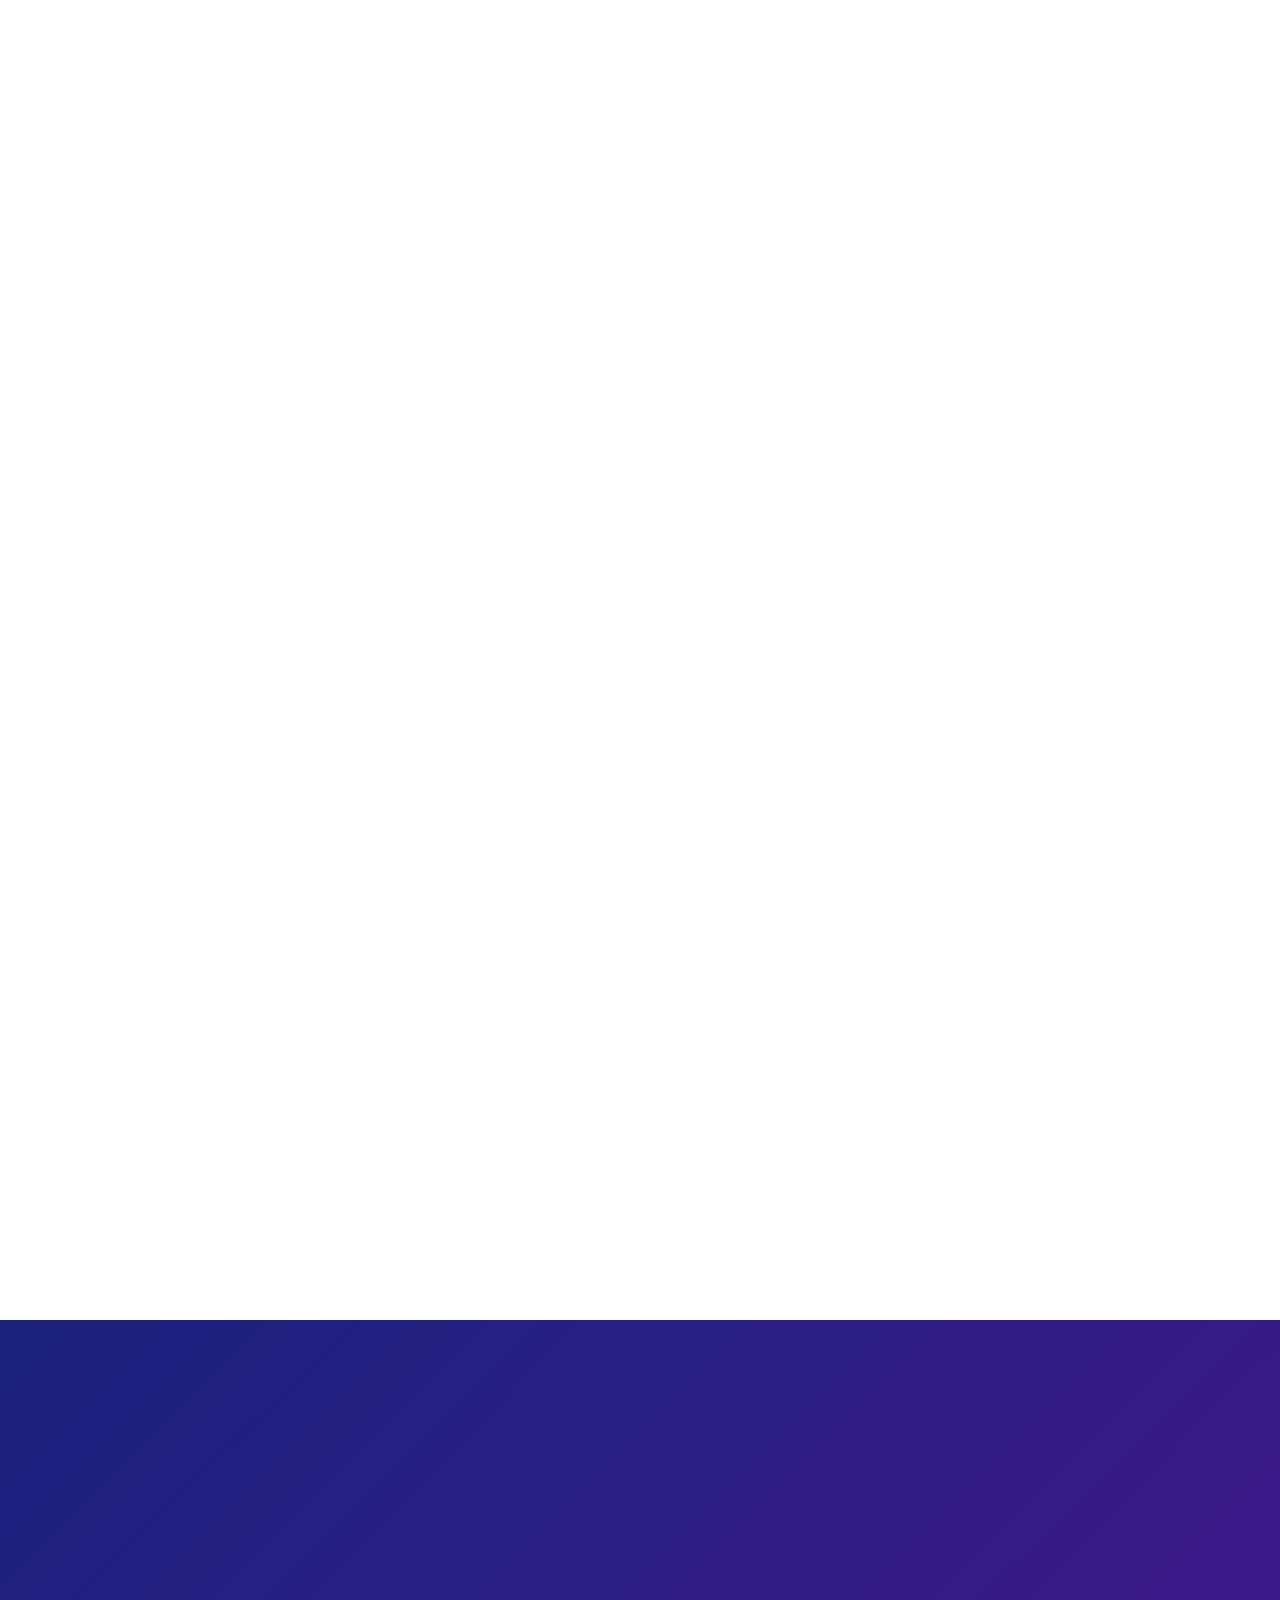
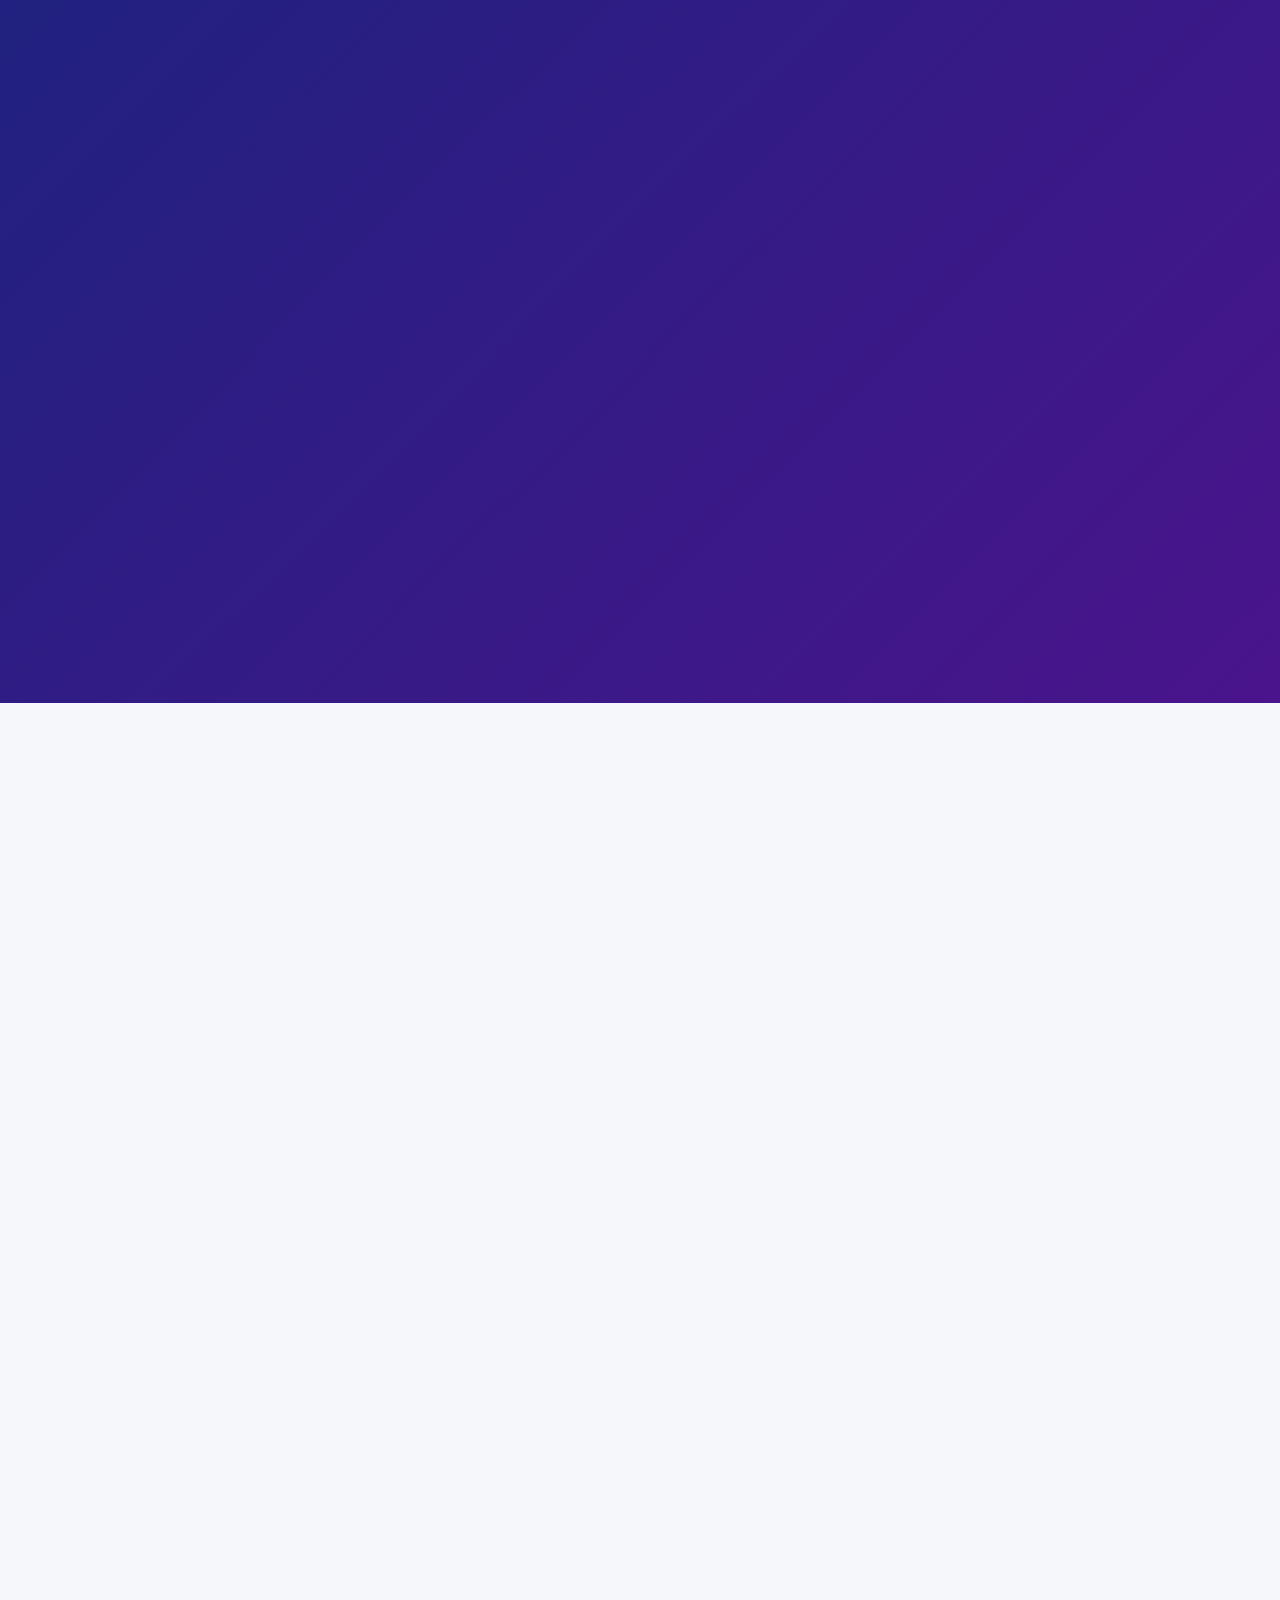
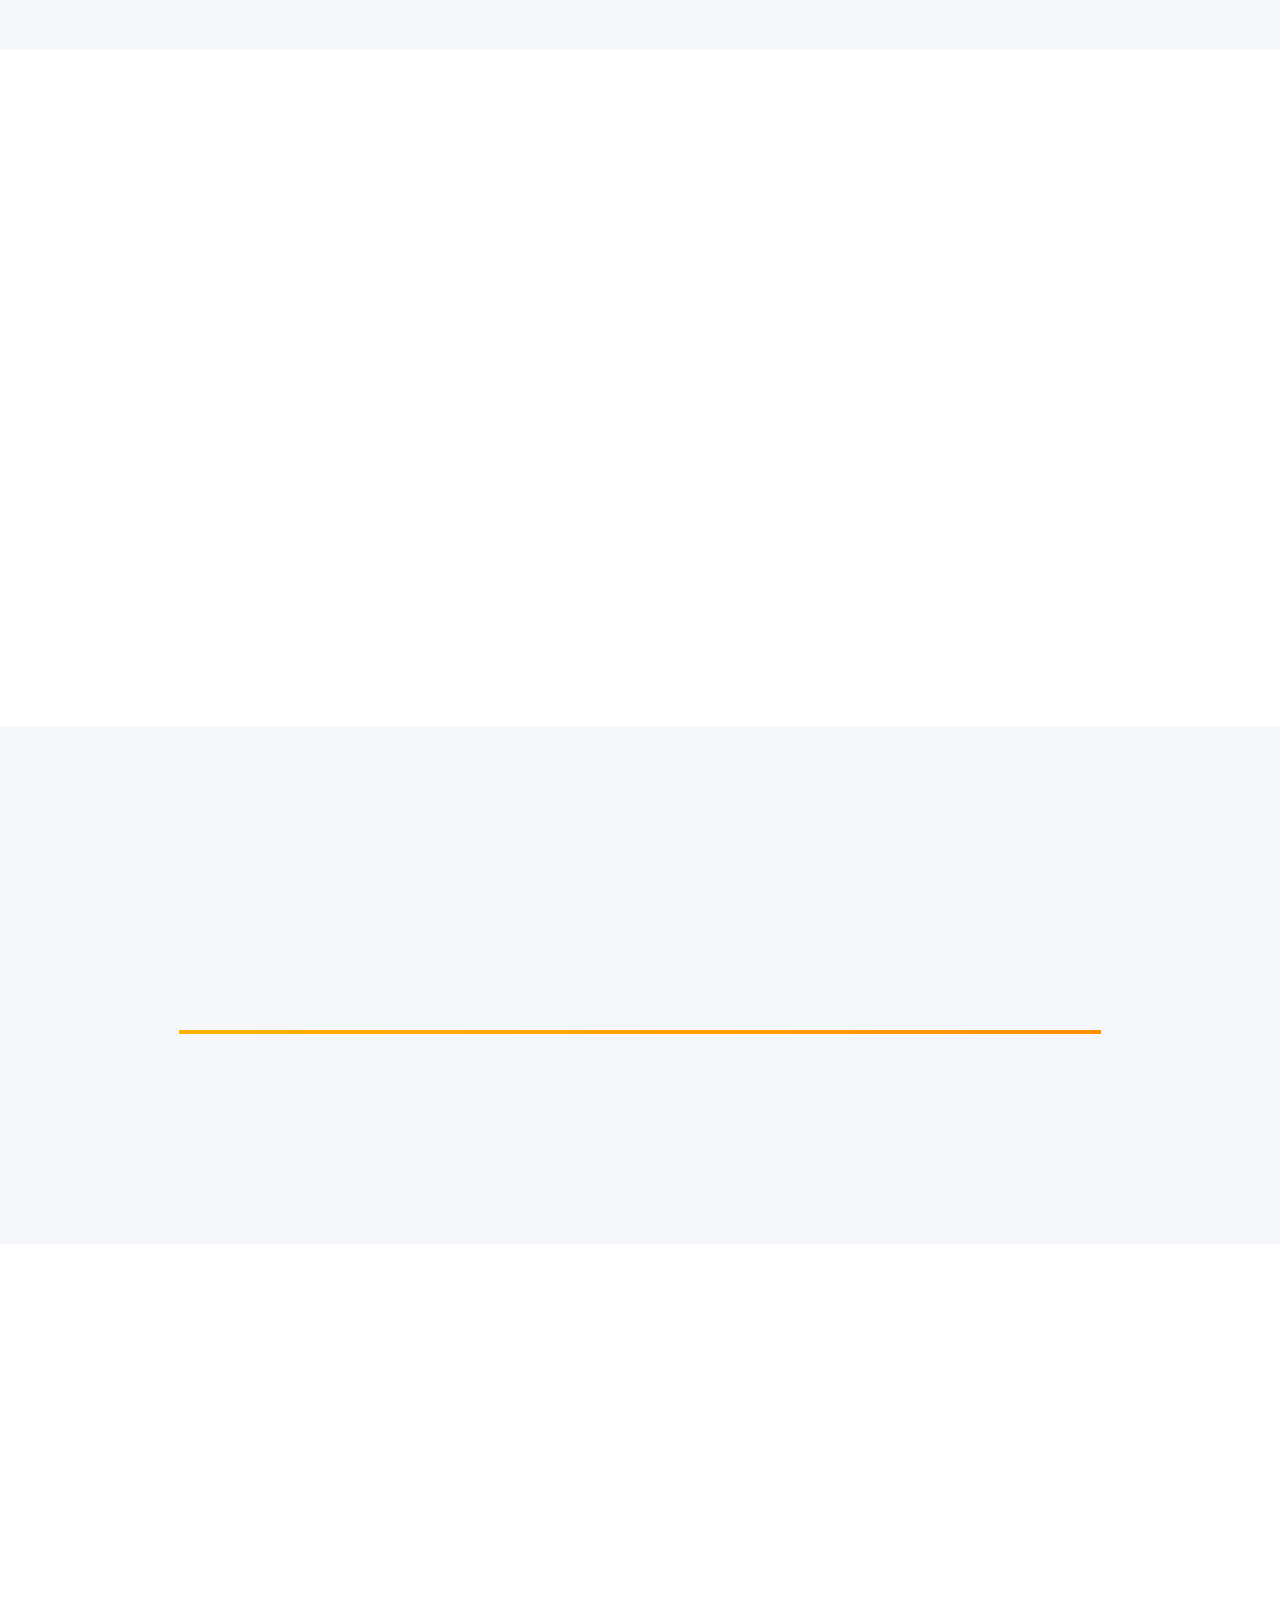
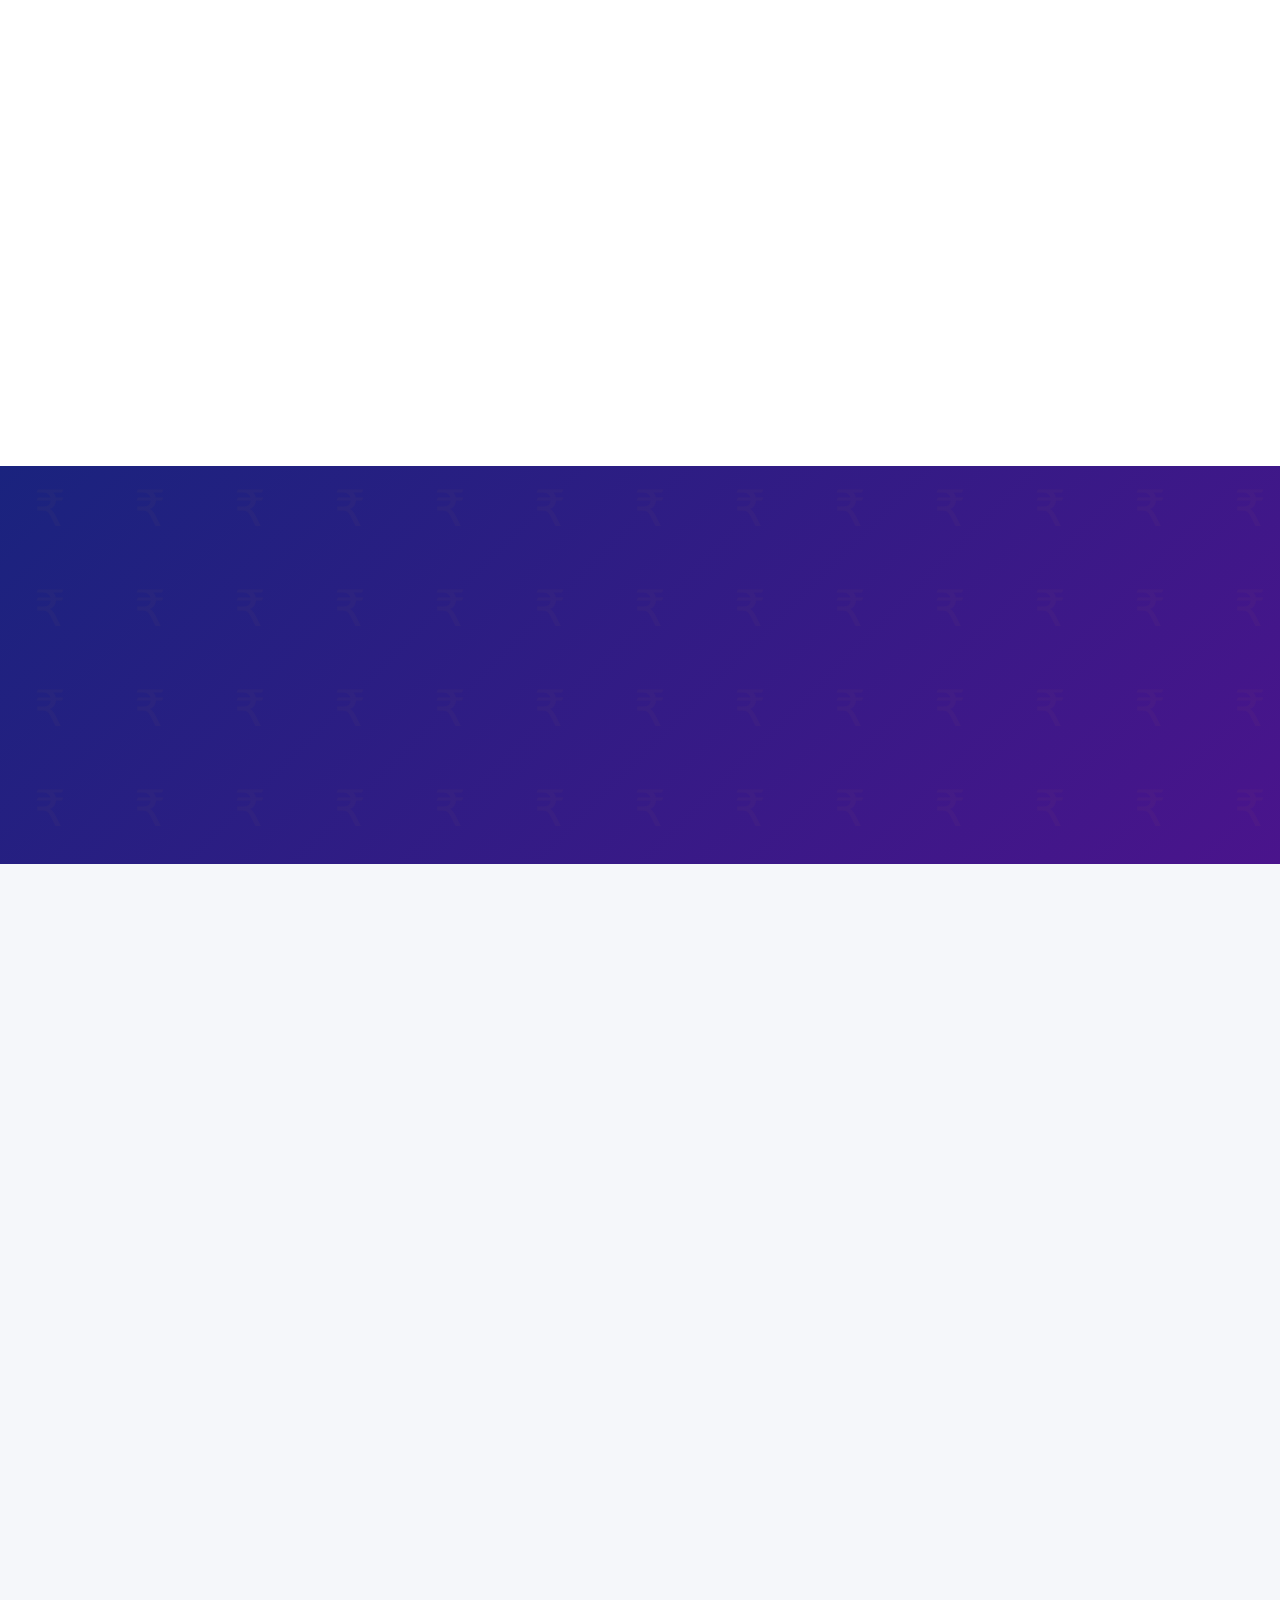
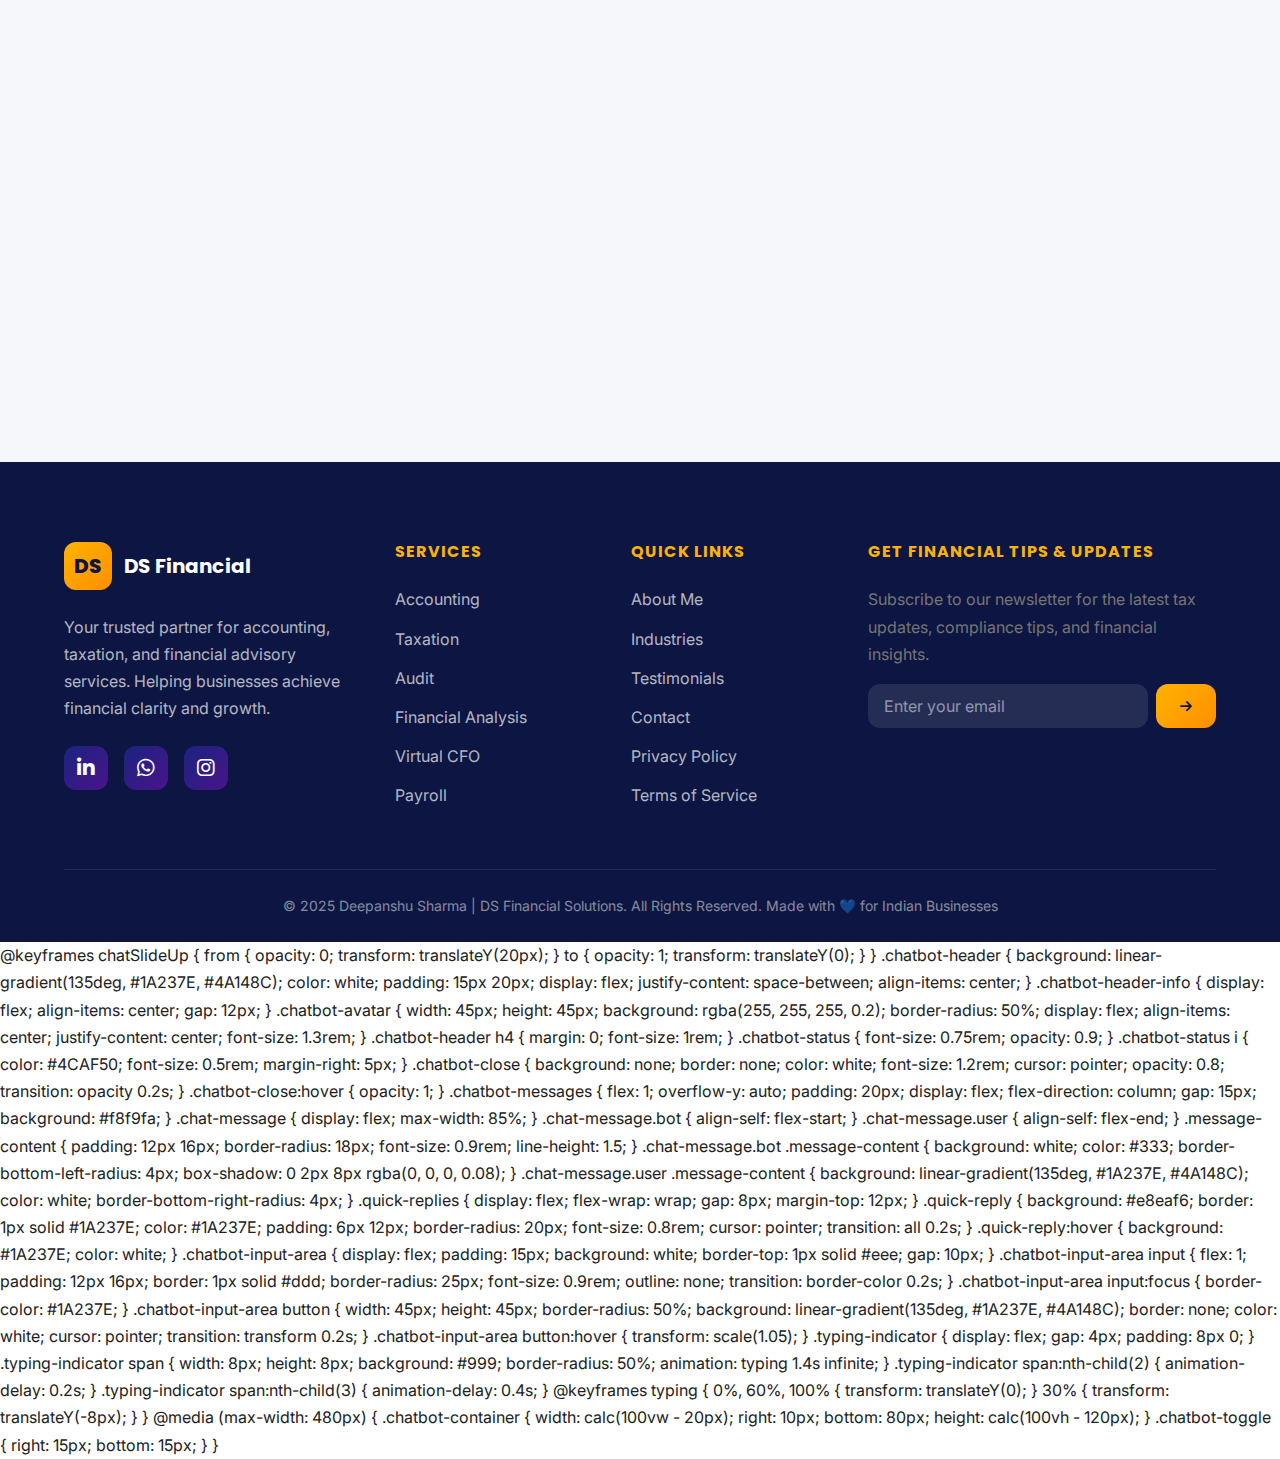
<file: index_fixed.html>
<!DOCTYPE html>
<html lang="en" data-theme="light">

<head>
    <meta charset="UTF-8">
    <meta name="viewport" content="width=device-width, initial-scale=1.0">
    <meta name="description"
        content="Deepanshu Sharma - Expert Accounting, Taxation, Audit & Financial Advisory Services. Professional financial solutions for businesses ready to scale with confidence.">
    <meta name="keywords"
        content="Accounting Services, Tax Consultant, GST Filing, ITR Filing, Financial Advisory, Bookkeeping, Audit, Noida, India">
    <meta name="author" content="Deepanshu Sharma">
    <meta name="robots" content="index, follow">

    <!-- Open Graph -->
    <meta property="og:title" content="Deepanshu Sharma | DS Financial Solutions">
    <meta property="og:description" content="Expert Accounting, Taxation & Financial Advisory Services">
    <meta property="og:type" content="website">

    <title>Deepanshu Sharma | DS Financial Solutions</title>

    <!-- Favicon -->
    <link rel="icon" type="image/svg+xml"
        href="data:image/svg+xml,<svg xmlns='http://www.w3.org/2000/svg' viewBox='0 0 100 100'><rect fill='%231A237E' rx='15' width='100' height='100'/><text x='50' y='65' font-size='50' font-weight='bold' fill='%23FFB300' text-anchor='middle'>DS</text></svg>">

    <!-- Google Fonts -->
    <link rel="preconnect" href="https://fonts.googleapis.com">
    <link rel="preconnect" href="https://fonts.gstatic.com" crossorigin>
    <link
        href="https://fonts.googleapis.com/css2?family=Inter:wght@400;500;600;700&family=Playfair+Display:wght@600;700&family=Poppins:wght@500;600;700;800&display=swap"
        rel="stylesheet">

    <!-- Font Awesome -->
    <link rel="stylesheet" href="https://cdnjs.cloudflare.com/ajax/libs/font-awesome/6.5.1/css/all.min.css">

    <!-- Styles -->
    <link rel="stylesheet" href="styles.css">

    <!-- PWA Manifest -->
    <link rel="manifest" href="manifest.json">
    <meta name="theme-color" content="#1A237E">
    <meta name="apple-mobile-web-app-capable" content="yes">
    <meta name="apple-mobile-web-app-status-bar-style" content="black-translucent">
    <link rel="apple-touch-icon"
        href="data:image/svg+xml,<svg xmlns='http://www.w3.org/2000/svg' viewBox='0 0 100 100'><rect fill='%231A237E' rx='15' width='100' height='100'/><text x='50' y='65' font-size='50' font-weight='bold' fill='%23FFB300' text-anchor='middle'>DS</text></svg>">

    <!-- Schema Markup for Local Business SEO -->
    <script type="application/ld+json">
    {
        "@context": "https://schema.org",
        "@type": "ProfessionalService",
        "name": "DS Financial Solutions",
        "description": "Expert Accounting, Taxation, Audit & Financial Advisory Services",
        "url": "https://dsfinancial.surge.sh",
        "email": "sdeepu70gg@gmail.com",
        "address": {
            "@type": "PostalAddress",
            "addressLocality": "Noida",
            "addressRegion": "Uttar Pradesh",
            "addressCountry": "IN"
        },
        "priceRange": "₹₹",
        "openingHours": "Mo-Sa 09:00-19:00",
        "sameAs": [],
        "serviceType": ["Accounting", "Taxation", "GST Filing", "ITR Filing", "Audit", "Financial Advisory"]
    }
    </script>
</head>

<body>
    <!-- Navigation -->
    <nav class="navbar" id="navbar">
        <div class="container">
            <a href="#" class="logo">
                <div class="logo-icon">DS</div>
                <span class="logo-text">DS Financial</span>
            </a>

            <ul class="nav-menu" id="navMenu">
                <li><a href="#hero" class="nav-link active">Home</a></li>
                <li><a href="#services" class="nav-link">Services</a></li>
                <li><a href="tax-portal.html" class="nav-link">Tax Tools</a></li>
                <li><a href="blog.html" class="nav-link">Blog</a></li>
                <li><a href="#about" class="nav-link">About</a></li>
                <li><a href="#testimonials" class="nav-link">Testimonials</a></li>
                <li><a href="#contact" class="nav-link">Contact</a></li>
                <li><a href="#contact" class="btn btn-primary nav-cta">Free Consultation</a></li>
            </ul>

            <div style="display: flex; align-items: center; gap: 1rem;">
                <button class="theme-toggle" id="themeToggle" aria-label="Toggle theme">
                    <i class="fas fa-moon"></i>
                </button>
                <button class="nav-toggle" id="navToggle" aria-label="Toggle menu">
                    <span></span>
                    <span></span>
                    <span></span>
                </button>
            </div>
        </div>
    </nav>

    <!-- Hero Section -->
    <section class="hero" id="hero">
        <div class="container">
            <div class="hero-content">
                <div class="hero-badge">
                    <i class="fas fa-star"></i>
                    <span>Trusted Financial Partner</span>
                </div>

                <h1 class="hero-title">
                    Transforming Numbers into<br>
                    <span class="highlight">Strategic Business Decisions</span>
                </h1>

                <p class="hero-subtitle">
                    Expert Accounting, Taxation, Audit & Financial Advisory Services
                    for Businesses Ready to Scale with Confidence
                </p>

                <div class="hero-cta">
                    <a href="#contact" class="btn btn-primary">
                        <i class="fas fa-phone btn-icon"></i>
                        Book Free Consultation
                    </a>
                    <a href="#services" class="btn btn-secondary">
                        <i class="fas fa-arrow-right btn-icon"></i>
                        Explore Services
                    </a>
                </div>

                <div class="hero-trust">
                    <div class="trust-item">
                        <i class="fas fa-check-circle"></i>
                        <span>100+ Clients Served</span>
                    </div>
                    <div class="trust-item">
                        <i class="fas fa-check-circle"></i>
                        <span>CA Firm Experience</span>
                    </div>
                    <div class="trust-item">
                        <i class="fas fa-check-circle"></i>
                        <span>MBA Finance</span>
                    </div>
                    <div class="trust-item">
                        <i class="fas fa-check-circle"></i>
                        <span>Data-Driven Approach</span>
                    </div>
                </div>
            </div>

            <div class="hero-visual">
                <div class="hero-image-wrapper">
                    <div
                        style="width: 100%; height: 100%; background: linear-gradient(135deg, #1A237E 0%, #4A148C 100%); border-radius: 20px; display: flex; align-items: center; justify-content: center;">
                        <i class="fas fa-chart-line" style="font-size: 8rem; color: #FFB300;"></i>
                    </div>

                    <div class="floating-card card-1">
                        <div class="floating-card-icon">
                            <i class="fas fa-file-invoice-dollar"></i>
                        </div>
                        <div class="floating-card-content">
                            <h4>Tax Savings</h4>
                            <p>Up to 30%</p>
                        </div>
                    </div>

                    <div class="floating-card card-2">
                        <div class="floating-card-icon">
                            <i class="fas fa-users"></i>
                        </div>
                        <div class="floating-card-content">
                            <h4>Happy Clients</h4>
                            <p>100+</p>
                        </div>
                    </div>

                    <div class="floating-card card-3">
                        <div class="floating-card-icon">
                            <i class="fas fa-shield-alt"></i>
                        </div>
                        <div class="floating-card-content">
                            <h4>Compliance</h4>
                            <p>100%</p>
                        </div>
                    </div>
                </div>
            </div>
        </div>
    </section>

    <!-- Credibility Bar -->
    <section class="credibility">
        <p class="credibility-title">Trusted by Professionals & Businesses</p>
        <div class="credibility-logos">
            <div class="credibility-item">
                <i class="fas fa-university"></i>
                <span>Amity University</span>
            </div>
            <div class="credibility-item">
                <i class="fas fa-landmark"></i>
                <span>GST Portal</span>
            </div>
            <div class="credibility-item">
                <i class="fas fa-calculator"></i>
                <span>Tally Prime</span>
            </div>
            <div class="credibility-item">
                <i class="fas fa-file-excel"></i>
                <span>Advanced Excel</span>
            </div>
            <div class="credibility-item">
                <i class="fas fa-chart-pie"></i>
                <span>Power BI</span>
            </div>
        </div>
    </section>

    <!-- Services Section -->
    <section class="services section" id="services">
        <div class="container">
            <div class="section-header fade-in">
                <h2>Our Comprehensive Financial Services</h2>
                <div class="divider"></div>
                <p>Expert Solutions Tailored to Your Business Needs</p>
            </div>

            <div class="services-grid">
                <!-- Service 1: Accounting -->
                <div class="service-card fade-in">
                    <div class="service-icon">
                        <i class="fas fa-book"></i>
                    </div>
                    <h3>Accounting & Bookkeeping</h3>
                    <p>Maintain crystal-clear financial records with our comprehensive bookkeeping solutions. Always
                        audit-ready and compliant.</p>
                    <ul class="service-features">
                        <li><i class="fas fa-check"></i>Daily/Weekly/Monthly Bookkeeping</li>
                        <li><i class="fas fa-check"></i>Accounts Payable & Receivable</li>
                        <li><i class="fas fa-check"></i>Bank Reconciliation</li>
                        <li><i class="fas fa-check"></i>Tally Prime & QuickBooks Support</li>
                    </ul>
                    <a href="#contact" class="service-link">Learn More <i class="fas fa-arrow-right"></i></a>
                </div>

                <!-- Service 2: Taxation -->
                <div class="service-card fade-in">
                    <div class="service-icon">
                        <i class="fas fa-file-invoice"></i>
                    </div>
                    <h3>Taxation & Compliance</h3>
                    <p>Navigate the complex Indian tax landscape with expert guidance. Minimize tax burden while
                        ensuring 100% legal compliance.</p>
                    <ul class="service-features">
                        <li><i class="fas fa-check"></i>ITR Filing - Individual & Business</li>
                        <li><i class="fas fa-check"></i>GST Registration & Returns</li>
                        <li><i class="fas fa-check"></i>TDS/TCS Compliance</li>
                        <li><i class="fas fa-check"></i>Tax Planning & Advisory</li>
                    </ul>
                    <a href="#contact" class="service-link">Get Tax Consultation <i class="fas fa-arrow-right"></i></a>
                </div>

                <!-- Service 3: Audit -->
                <div class="service-card fade-in">
                    <div class="service-icon">
                        <i class="fas fa-search-dollar"></i>
                    </div>
                    <h3>Audit & Assurance</h3>
                    <p>Strengthen stakeholder confidence with thorough audit services. Systematic approach to ensure
                        compliance and transparency.</p>
                    <ul class="service-features">
                        <li><i class="fas fa-check"></i>Internal Audit Support</li>
                        <li><i class="fas fa-check"></i>Stock Audit & Verification</li>
                        <li><i class="fas fa-check"></i>Bank Audit Support</li>
                        <li><i class="fas fa-check"></i>Due Diligence Review</li>
                    </ul>
                    <a href="#contact" class="service-link">Request Quote <i class="fas fa-arrow-right"></i></a>
                </div>

                <!-- Service 4: Financial Analysis -->
                <div class="service-card fade-in">
                    <div class="service-icon">
                        <i class="fas fa-chart-bar"></i>
                    </div>
                    <h3>Financial Analysis & MIS</h3>
                    <p>Transform raw data into actionable business intelligence. Empower decisions with comprehensive
                        analytical reports.</p>
                    <ul class="service-features">
                        <li><i class="fas fa-check"></i>Ratio & Financial Health Analysis</li>
                        <li><i class="fas fa-check"></i>Custom MIS Dashboards</li>
                        <li><i class="fas fa-check"></i>Cash Flow Forecasting</li>
                        <li><i class="fas fa-check"></i>Investor-Ready Reports</li>
                    </ul>
                    <a href="#contact" class="service-link">Explore Analytics <i class="fas fa-arrow-right"></i></a>
                </div>

                <!-- Service 5: Business Registration -->
                <div class="service-card fade-in">
                    <div class="service-icon">
                        <i class="fas fa-building"></i>
                    </div>
                    <h3>Business Setup & Registrations</h3>
                    <p>Launch your business with complete legal compliance. We handle all registrations so you can focus
                        on growth.</p>
                    <ul class="service-features">
                        <li><i class="fas fa-check"></i>Company Incorporation (Pvt Ltd, LLP)</li>
                        <li><i class="fas fa-check"></i>GST & MSME Registration</li>
                        <li><i class="fas fa-check"></i>Import Export Code (IEC)</li>
                        <li><i class="fas fa-check"></i>Professional Tax Registration</li>
                    </ul>
                    <a href="#contact" class="service-link">Start Your Business <i class="fas fa-arrow-right"></i></a>
                </div>

                <!-- Service 6: Payroll -->
                <div class="service-card fade-in">
                    <div class="service-icon">
                        <i class="fas fa-wallet"></i>
                    </div>
                    <h3>Payroll & HR Compliance</h3>
                    <p>Streamline payroll operations with accurate, timely salary processing and complete statutory
                        compliance.</p>
                    <ul class="service-features">
                        <li><i class="fas fa-check"></i>Monthly Payroll Processing</li>
                        <li><i class="fas fa-check"></i>PF & ESI Compliance</li>
                        <li><i class="fas fa-check"></i>Form 16 Generation</li>
                        <li><i class="fas fa-check"></i>Full & Final Settlement</li>
                    </ul>
                    <a href="#contact" class="service-link">Simplify Payroll <i class="fas fa-arrow-right"></i></a>
                </div>

                <!-- Service 7: Virtual CFO -->
                <div class="service-card fade-in">
                    <div class="service-icon">
                        <i class="fas fa-user-tie"></i>
                    </div>
                    <h3>Virtual CFO Services</h3>
                    <p>Access senior-level financial expertise without full-time executive costs. Strategic guidance for
                        growing businesses.</p>
                    <ul class="service-features">
                        <li><i class="fas fa-check"></i>Strategic Financial Planning</li>
                        <li><i class="fas fa-check"></i>Budgeting & Forecasting</li>
                        <li><i class="fas fa-check"></i>Investor Relations</li>
                        <li><i class="fas fa-check"></i>Cost Optimization</li>
                    </ul>
                    <a href="#contact" class="service-link">Hire Virtual CFO <i class="fas fa-arrow-right"></i></a>
                </div>

                <!-- Service 8: Project Finance -->
                <div class="service-card fade-in">
                    <div class="service-icon">
                        <i class="fas fa-hand-holding-usd"></i>
                    </div>
                    <h3>Project Finance & Loans</h3>
                    <p>Secure the funding your business needs with expert loan documentation and financial projections
                        banks trust.</p>
                    <ul class="service-features">
                        <li><i class="fas fa-check"></i>Project Report Preparation</li>
                        <li><i class="fas fa-check"></i>CMA Data Preparation</li>
                        <li><i class="fas fa-check"></i>Business Loan Documentation</li>
                        <li><i class="fas fa-check"></i>MSME Loan Assistance</li>
                    </ul>
                    <a href="#contact" class="service-link">Get Funding Help <i class="fas fa-arrow-right"></i></a>
                </div>
            </div>
        </div>
    </section>

    <!-- Why Choose Us -->
    <section class="why-us section">
        <div class="container">
            <div class="section-header fade-in">
                <h2>Why Businesses Trust Deepanshu Sharma</h2>
                <div class="divider"></div>
                <p>The DS Advantage</p>
            </div>

            <div class="why-us-grid">
                <div class="why-card fade-in">
                    <div class="why-icon">
                        <i class="fas fa-bullseye"></i>
                    </div>
                    <h3>Precision-Driven</h3>
                    <p>Every number verified. Every report accurate. Zero compromise on data integrity.</p>
                </div>

                <div class="why-card fade-in">
                    <div class="why-icon">
                        <i class="fas fa-bolt"></i>
                    </div>
                    <h3>Fast Turnaround</h3>
                    <p>Quick response times. Deadlines met. Your business never waits.</p>
                </div>

                <div class="why-card fade-in">
                    <div class="why-icon">
                        <i class="fas fa-lock"></i>
                    </div>
                    <h3>100% Confidential</h3>
                    <p>Bank-grade data security. Your financial information stays protected.</p>
                </div>

                <div class="why-card fade-in">
                    <div class="why-icon">
                        <i class="fas fa-lightbulb"></i>
                    </div>
                    <h3>Strategic Insight</h3>
                    <p>Beyond compliance—actionable recommendations that drive growth.</p>
                </div>

                <div class="why-card fade-in">
                    <div class="why-icon">
                        <i class="fas fa-handshake"></i>
                    </div>
                    <h3>Personal Attention</h3>
                    <p>Direct access to expertise. No junior handoffs. Personalized service.</p>
                </div>

                <div class="why-card fade-in">
                    <div class="why-icon">
                        <i class="fas fa-rocket"></i>
                    </div>
                    <h3>Growth-Focused</h3>
                    <p>Solutions designed not just for today, but for your business's future.</p>
                </div>
            </div>
        </div>
    </section>

    <!-- About Section -->
    <section class="about section" id="about">
        <div class="container">
            <div class="about-content">
                <div class="about-image slide-left">
                    <div
                        style="width: 100%; aspect-ratio: 3/4; background: linear-gradient(135deg, #1A237E 0%, #4A148C 100%); border-radius: 20px; display: flex; align-items: center; justify-content: center;">
                        <i class="fas fa-user-tie" style="font-size: 10rem; color: #FFB300;"></i>
                    </div>
                </div>

                <div class="about-text slide-right">
                    <h2>Meet Your Financial Partner</h2>

                    <div class="about-credentials">
                        <span class="credential-badge">B.Com</span>
                        <span class="credential-badge">M.Com</span>
                        <span class="credential-badge">PG Cert. Financial & Taxation Laws</span>
                        <span class="credential-badge">MBA Finance (Pursuing)</span>
                    </div>

                    <h3 style="color: var(--secondary); margin-bottom: 1rem;">Deepanshu Sharma</h3>
                    <p style="font-style: italic; color: var(--primary);">Financial Strategist | Accounting Professional
                    </p>

                    <p>I am a finance professional built on the pillars of analytical rigor, ethical practice, and
                        strategic thinking. With formal training in Commerce, Finance, and Management, complemented by
                        hands-on experience at a Chartered Accountancy firm, I bring a unique blend of academic
                        knowledge and practical expertise.</p>

                    <div class="about-highlights">
                        <div class="highlight-item">
                            <i class="fas fa-arrow-right"></i>
                            <span>Financial Performance Analysis</span>
                        </div>
                        <div class="highlight-item">
                            <i class="fas fa-arrow-right"></i>
                            <span>Taxation & Compliance</span>
                        </div>
                        <div class="highlight-item">
                            <i class="fas fa-arrow-right"></i>
                            <span>Audit & Internal Controls</span>
                        </div>
                        <div class="highlight-item">
                            <i class="fas fa-arrow-right"></i>
                            <span>Business Analytics</span>
                        </div>
                        <div class="highlight-item">
                            <i class="fas fa-arrow-right"></i>
                            <span>Strategic Financial Planning</span>
                        </div>
                        <div class="highlight-item">
                            <i class="fas fa-arrow-right"></i>
                            <span>Data-Driven Decisions</span>
                        </div>
                    </div>

                    <p>I believe in building relationships, not just client lists. Every business I work with receives
                        personalized attention, strategic insights, and unwavering commitment to their financial
                        success.</p>

                    <div class="about-stats">
                        <div class="stat-item">
                            <div class="stat-number" data-count="100">0</div>
                            <div class="stat-label">Clients Served</div>
                        </div>
                        <div class="stat-item">
                            <div class="stat-number" data-count="3">0</div>
                            <div class="stat-label">Years Experience</div>
                        </div>
                        <div class="stat-item">
                            <div class="stat-number" data-count="100">0</div>
                            <div class="stat-label">% Compliance</div>
                        </div>
                        <div class="stat-item">
                            <div class="stat-number" data-count="24">0</div>
                            <div class="stat-label">/7 Support</div>
                        </div>
                    </div>
                </div>
            </div>
        </div>
    </section>

    <!-- Industries Section -->
    <section class="industries section" id="industries">
        <div class="container">
            <div class="section-header fade-in">
                <h2>Industries We Serve</h2>
                <div class="divider"></div>
                <p>Specialized Expertise Across Sectors</p>
            </div>

            <div class="industries-grid">
                <div class="industry-item fade-in">
                    <i class="fas fa-industry"></i>
                    <h4>Manufacturing & Trading</h4>
                </div>
                <div class="industry-item fade-in">
                    <i class="fas fa-shopping-cart"></i>
                    <h4>Retail & E-Commerce</h4>
                </div>
                <div class="industry-item fade-in">
                    <i class="fas fa-heartbeat"></i>
                    <h4>Healthcare & Pharma</h4>
                </div>
                <div class="industry-item fade-in">
                    <i class="fas fa-laptop-code"></i>
                    <h4>IT & Startups</h4>
                </div>
                <div class="industry-item fade-in">
                    <i class="fas fa-hard-hat"></i>
                    <h4>Real Estate & Construction</h4>
                </div>
                <div class="industry-item fade-in">
                    <i class="fas fa-graduation-cap"></i>
                    <h4>Education & Coaching</h4>
                </div>
                <div class="industry-item fade-in">
                    <i class="fas fa-utensils"></i>
                    <h4>Hospitality & Restaurants</h4>
                </div>
                <div class="industry-item fade-in">
                    <i class="fas fa-truck"></i>
                    <h4>Logistics & Transport</h4>
                </div>
                <div class="industry-item fade-in">
                    <i class="fas fa-briefcase"></i>
                    <h4>Professional Services</h4>
                </div>
                <div class="industry-item fade-in">
                    <i class="fas fa-seedling"></i>
                    <h4>Agriculture & FMCG</h4>
                </div>
            </div>
        </div>
    </section>

    <!-- Process Section -->
    <section class="process section">
        <div class="container">
            <div class="section-header fade-in">
                <h2>Our Simple 4-Step Process</h2>
                <div class="divider"></div>
                <p>From Consultation to Compliance—Seamlessly</p>
            </div>

            <div class="process-timeline">
                <div class="process-step fade-in">
                    <div class="step-number">
                        <i class="fas fa-phone-alt"></i>
                    </div>
                    <h3>Discover</h3>
                    <p>Free consultation to understand your needs</p>
                </div>

                <div class="process-step fade-in">
                    <div class="step-number">
                        <i class="fas fa-clipboard-list"></i>
                    </div>
                    <h3>Analyze</h3>
                    <p>Deep-dive into your financials & requirements</p>
                </div>

                <div class="process-step fade-in">
                    <div class="step-number">
                        <i class="fas fa-cogs"></i>
                    </div>
                    <h3>Execute</h3>
                    <p>Implementation with precision & expertise</p>
                </div>

                <div class="process-step fade-in">
                    <div class="step-number">
                        <i class="fas fa-check-circle"></i>
                    </div>
                    <h3>Deliver</h3>
                    <p>Timely delivery with ongoing support</p>
                </div>
            </div>
        </div>
    </section>

    <!-- Testimonials Section -->
    <section class="testimonials section" id="testimonials">
        <div class="container">
            <div class="section-header fade-in">
                <h2>What Our Clients Say</h2>
                <div class="divider"></div>
                <p>Real Results. Real Relationships.</p>
            </div>

            <div class="testimonials-slider">
                <div class="testimonial-card fade-in">
                    <p class="testimonial-text">"Deepanshu transformed our chaotic bookkeeping into a streamlined
                        system. His attention to detail and proactive tax planning saved us significantly. Highly
                        recommended for any growing business!"</p>
                    <div class="testimonial-author">
                        <div class="author-avatar">RK</div>
                        <div class="author-info">
                            <h4>Rajesh Kumar</h4>
                            <p>Manufacturing Business Owner</p>
                            <div class="testimonial-rating">
                                <i class="fas fa-star"></i>
                                <i class="fas fa-star"></i>
                                <i class="fas fa-star"></i>
                                <i class="fas fa-star"></i>
                                <i class="fas fa-star"></i>
                            </div>
                        </div>
                    </div>
                </div>

                <div class="testimonial-card fade-in">
                    <p class="testimonial-text">"As a startup founder, I needed someone who understood both compliance
                        and strategy. Deepanshu delivered exactly that—professional service with a personal touch. Our
                        GST and ITR filings are now hassle-free."</p>
                    <div class="testimonial-author">
                        <div class="author-avatar">PS</div>
                        <div class="author-info">
                            <h4>Priya Sharma</h4>
                            <p>Tech Startup Founder</p>
                            <div class="testimonial-rating">
                                <i class="fas fa-star"></i>
                                <i class="fas fa-star"></i>
                                <i class="fas fa-star"></i>
                                <i class="fas fa-star"></i>
                                <i class="fas fa-star"></i>
                            </div>
                        </div>
                    </div>
                </div>

                <div class="testimonial-card fade-in">
                    <p class="testimonial-text">"The financial analysis reports Deepanshu provides have been invaluable
                        for our board meetings. Clear, insightful, and always delivered on time. A true professional who
                        goes above and beyond."</p>
                    <div class="testimonial-author">
                        <div class="author-avatar">AV</div>
                        <div class="author-info">
                            <h4>Amit Verma</h4>
                            <p>Director, Retail Chain</p>
                            <div class="testimonial-rating">
                                <i class="fas fa-star"></i>
                                <i class="fas fa-star"></i>
                                <i class="fas fa-star"></i>
                                <i class="fas fa-star"></i>
                                <i class="fas fa-star"></i>
                            </div>
                        </div>
                    </div>
                </div>
            </div>
        </div>
    </section>

    <!-- CTA Section -->
    <section class="cta-section">
        <div class="container">
            <div class="cta-content fade-in">
                <h2>Ready to Take Control of Your Finances?</h2>
                <p>Let's discuss how I can help your business achieve financial clarity, compliance, and growth.</p>
                <div class="cta-buttons">
                    <a href="#contact" class="btn btn-primary">
                        <i class="fas fa-phone"></i>
                        Schedule Free Consultation
                    </a>
                    <a href="mailto:sdeepu70gg@gmail.com" class="btn btn-secondary">
                        <i class="fas fa-envelope"></i>
                        Send Quick Inquiry
                    </a>
                </div>
            </div>
        </div>
    </section>

    <!-- Contact Section -->
    <section class="contact section" id="contact">
        <div class="container">
            <div class="section-header fade-in">
                <h2>Let's Connect</h2>
                <div class="divider"></div>
                <p>Your Financial Success Starts with a Conversation</p>
            </div>

            <div class="contact-content">
                <div class="contact-form-wrapper fade-in">
                    <h3>Send a Message</h3>
                    <form id="contactForm">
                        <div class="form-row">
                            <div class="form-group">
                                <label for="name">Full Name *</label>
                                <input type="text" id="name" name="name" placeholder="Your Name" required>
                            </div>
                            <div class="form-group">
                                <label for="phone">Phone Number *</label>
                                <input type="tel" id="phone" name="phone" placeholder="+91 XXXXX XXXXX" required>
                            </div>
                        </div>

                        <div class="form-group">
                            <label for="email">Email Address *</label>
                            <input type="email" id="email" name="email" placeholder="you@example.com" required>
                        </div>

                        <div class="form-group">
                            <label for="business">Business Name</label>
                            <input type="text" id="business" name="business" placeholder="Your Business Name">
                        </div>

                        <div class="form-group">
                            <label for="service">Service Interested In</label>
                            <select id="service" name="service">
                                <option value="">Select a Service</option>
                                <option value="accounting">Accounting & Bookkeeping</option>
                                <option value="taxation">Taxation & Compliance</option>
                                <option value="audit">Audit & Assurance</option>
                                <option value="analysis">Financial Analysis & MIS</option>
                                <option value="registration">Business Registration</option>
                                <option value="payroll">Payroll Management</option>
                                <option value="cfo">Virtual CFO Services</option>
                                <option value="loan">Project Finance & Loans</option>
                                <option value="other">Other</option>
                            </select>
                        </div>

                        <div class="form-group">
                            <label for="message">Your Message *</label>
                            <textarea id="message" name="message" placeholder="Tell us about your requirements..."
                                required></textarea>
                        </div>

                        <button type="submit" class="btn btn-primary" style="width: 100%;">
                            <i class="fas fa-paper-plane"></i>
                            Submit Inquiry
                        </button>
                    </form>
                </div>

                <div class="contact-info">
                    <div class="info-card fade-in">
                        <h4>
                            <i class="fas fa-map-marker-alt"></i>
                            Our Location
                        </h4>
                        <div class="info-item">
                            <i class="fas fa-location-dot"></i>
                            <span>Noida, Uttar Pradesh, India</span>
                        </div>
                    </div>

                    <div class="info-card fade-in">
                        <h4>
                            <i class="fas fa-address-book"></i>
                            Contact Details
                        </h4>
                        <div class="info-item">
                            <i class="fas fa-phone"></i>
                            <span>+91 XXXXX XXXXX</span>
                        </div>
                        <div class="info-item">
                            <i class="fas fa-envelope"></i>
                            <span>sdeepu70gg@gmail.com</span>
                        </div>
                    </div>

                    <div class="info-card fade-in">
                        <h4>
                            <i class="fas fa-clock"></i>
                            Working Hours
                        </h4>
                        <div class="info-item">
                            <i class="fas fa-calendar"></i>
                            <span>Monday - Saturday</span>
                        </div>
                        <div class="info-item">
                            <i class="fas fa-clock"></i>
                            <span>9:00 AM - 7:00 PM</span>
                        </div>
                    </div>

                    <div class="info-card fade-in">
                        <h4>
                            <i class="fas fa-share-alt"></i>
                            Connect With Us
                        </h4>
                        <div class="social-links">
                            <a href="#" class="social-link" aria-label="LinkedIn"><i class="fab fa-linkedin-in"></i></a>
                            <a href="#" class="social-link" aria-label="WhatsApp"><i class="fab fa-whatsapp"></i></a>
                            <a href="#" class="social-link" aria-label="Instagram"><i class="fab fa-instagram"></i></a>
                            <a href="#" class="social-link" aria-label="Twitter"><i class="fab fa-twitter"></i></a>
                        </div>
                    </div>
                </div>
            </div>
        </div>
    </section>

    <!-- Footer -->
    <footer class="footer">
        <div class="container">
            <div class="footer-content">
                <div class="footer-brand">
                    <a href="#" class="logo">
                        <div class="logo-icon">DS</div>
                        <span class="logo-text">DS Financial</span>
                    </a>
                    <p>Your trusted partner for accounting, taxation, and financial advisory services. Helping
                        businesses achieve financial clarity and growth.</p>
                    <div class="social-links">
                        <a href="#" class="social-link"><i class="fab fa-linkedin-in"></i></a>
                        <a href="#" class="social-link"><i class="fab fa-whatsapp"></i></a>
                        <a href="#" class="social-link"><i class="fab fa-instagram"></i></a>
                    </div>
                </div>

                <div class="footer-links-section">
                    <h4>Services</h4>
                    <ul class="footer-links">
                        <li><a href="#services">Accounting</a></li>
                        <li><a href="#services">Taxation</a></li>
                        <li><a href="#services">Audit</a></li>
                        <li><a href="#services">Financial Analysis</a></li>
                        <li><a href="#services">Virtual CFO</a></li>
                        <li><a href="#services">Payroll</a></li>
                    </ul>
                </div>

                <div class="footer-links-section">
                    <h4>Quick Links</h4>
                    <ul class="footer-links">
                        <li><a href="#about">About Me</a></li>
                        <li><a href="#industries">Industries</a></li>
                        <li><a href="#testimonials">Testimonials</a></li>
                        <li><a href="#contact">Contact</a></li>
                        <li><a href="#">Privacy Policy</a></li>
                        <li><a href="#">Terms of Service</a></li>
                    </ul>
                </div>

                <div class="footer-newsletter">
                    <h4>Get Financial Tips & Updates</h4>
                    <p>Subscribe to our newsletter for the latest tax updates, compliance tips, and financial insights.
                    </p>
                    <form class="newsletter-form">
                        <input type="email" placeholder="Enter your email" required>
                        <button type="submit"><i class="fas fa-arrow-right"></i></button>
                    </form>
                </div>
            </div>

            <div class="footer-bottom">
                <p>&copy; 2025 Deepanshu Sharma | DS Financial Solutions. All Rights Reserved. Made with 💙 for Indian
                    Businesses</p>
            </div>
        </div>
    </footer>

    <!-- Floating Elements -->
    <a href="https://wa.me/91XXXXXXXXXX" class="whatsapp-float" target="_blank" aria-label="Chat on WhatsApp">
        <i class="fab fa-whatsapp"></i>
    </a>

    <button class="back-to-top" id="backToTop" aria-label="Back to top">
        <i class="fas fa-arrow-up"></i>
    </button>

    <!-- Scripts -->
    <script src="script.js"></script>
</body>

</html>
@keyframes chatSlideUp {
from {
opacity: 0;
transform: translateY(20px);
}

to {
opacity: 1;
transform: translateY(0);
}
}

.chatbot-header {
background: linear-gradient(135deg, #1A237E, #4A148C);
color: white;
padding: 15px 20px;
display: flex;
justify-content: space-between;
align-items: center;
}

.chatbot-header-info {
display: flex;
align-items: center;
gap: 12px;
}

.chatbot-avatar {
width: 45px;
height: 45px;
background: rgba(255, 255, 255, 0.2);
border-radius: 50%;
display: flex;
align-items: center;
justify-content: center;
font-size: 1.3rem;
}

.chatbot-header h4 {
margin: 0;
font-size: 1rem;
}

.chatbot-status {
font-size: 0.75rem;
opacity: 0.9;
}

.chatbot-status i {
color: #4CAF50;
font-size: 0.5rem;
margin-right: 5px;
}

.chatbot-close {
background: none;
border: none;
color: white;
font-size: 1.2rem;
cursor: pointer;
opacity: 0.8;
transition: opacity 0.2s;
}

.chatbot-close:hover {
opacity: 1;
}

.chatbot-messages {
flex: 1;
overflow-y: auto;
padding: 20px;
display: flex;
flex-direction: column;
gap: 15px;
background: #f8f9fa;
}

.chat-message {
display: flex;
max-width: 85%;
}

.chat-message.bot {
align-self: flex-start;
}

.chat-message.user {
align-self: flex-end;
}

.message-content {
padding: 12px 16px;
border-radius: 18px;
font-size: 0.9rem;
line-height: 1.5;
}

.chat-message.bot .message-content {
background: white;
color: #333;
border-bottom-left-radius: 4px;
box-shadow: 0 2px 8px rgba(0, 0, 0, 0.08);
}

.chat-message.user .message-content {
background: linear-gradient(135deg, #1A237E, #4A148C);
color: white;
border-bottom-right-radius: 4px;
}

.quick-replies {
display: flex;
flex-wrap: wrap;
gap: 8px;
margin-top: 12px;
}

.quick-reply {
background: #e8eaf6;
border: 1px solid #1A237E;
color: #1A237E;
padding: 6px 12px;
border-radius: 20px;
font-size: 0.8rem;
cursor: pointer;
transition: all 0.2s;
}

.quick-reply:hover {
background: #1A237E;
color: white;
}

.chatbot-input-area {
display: flex;
padding: 15px;
background: white;
border-top: 1px solid #eee;
gap: 10px;
}

.chatbot-input-area input {
flex: 1;
padding: 12px 16px;
border: 1px solid #ddd;
border-radius: 25px;
font-size: 0.9rem;
outline: none;
transition: border-color 0.2s;
}

.chatbot-input-area input:focus {
border-color: #1A237E;
}

.chatbot-input-area button {
width: 45px;
height: 45px;
border-radius: 50%;
background: linear-gradient(135deg, #1A237E, #4A148C);
border: none;
color: white;
cursor: pointer;
transition: transform 0.2s;
}

.chatbot-input-area button:hover {
transform: scale(1.05);
}

.typing-indicator {
display: flex;
gap: 4px;
padding: 8px 0;
}

.typing-indicator span {
width: 8px;
height: 8px;
background: #999;
border-radius: 50%;
animation: typing 1.4s infinite;
}

.typing-indicator span:nth-child(2) {
animation-delay: 0.2s;
}

.typing-indicator span:nth-child(3) {
animation-delay: 0.4s;
}

@keyframes typing {

0%,
60%,
100% {
transform: translateY(0);
}

30% {
transform: translateY(-8px);
}
}

@media (max-width: 480px) {
.chatbot-container {
width: calc(100vw - 20px);
right: 10px;
bottom: 80px;
height: calc(100vh - 120px);
}

.chatbot-toggle {
right: 15px;
bottom: 15px;
}
}
</style>

<script>
    // DS Financial Chatbot - Powered by Gemini AI
    (function () {
        const toggle = document.getElementById('chatbotToggle');
        const container = document.getElementById('chatbotContainer');
        const close = document.getElementById('chatbotClose');
        const input = document.getElementById('chatbotInput');
        const send = document.getElementById('chatbotSend');
        const messages = document.getElementById('chatbotMessages');
        const badge = document.querySelector('.chatbot-badge');

        const GEMINI_API_KEY = 'AIzaSyB1bY1DOxG-viHZgVm_OZW-omJZe_B0UnE';
        const GEMINI_API_URL = 'https://generativelanguage.googleapis.com/v1beta/models/gemini-1.5-flash:generateContent';

        const systemPrompt = `You are a helpful, friendly AI assistant on the DS Financial Solutions website. You can answer ANY question the user asks - from general knowledge, coding, math, science, history, to creative writing and more.

ABOUT THIS WEBSITE:
DS Financial Solutions is a financial services company in Noida, India run by Deepanshu Sharma offering accounting, taxation, and financial advisory services. Email: sdeepu70gg@gmail.com

INSTRUCTIONS:
1. Answer ANY question helpfully and accurately
2. Be conversational, friendly, and use emojis occasionally 😊
3. For coding questions, provide code examples
4. For math, show your work
5. For creative writing, be imaginative
6. If asked about DS Financial services, provide relevant info
7. Keep responses clear and well-formatted
8. You can discuss any topic - you're not limited to finance!`;

        let conversationHistory = [];

        function addMessage(text, isUser = false) {
            const div = document.createElement('div');
            div.className = `chat-message ${isUser ? 'user' : 'bot'}`;
            let html = `<div class="message-content">${text.replace(/\n/g, '<br>').replace(/\*\*(.*?)\*\*/g, '<strong>$1</strong>')}</div>`;
            div.innerHTML = html;
            messages.appendChild(div);
            messages.scrollTop = messages.scrollHeight;
        }

        function showTyping() {
            const div = document.createElement('div');
            div.className = 'chat-message bot typing';
            div.innerHTML = '<div class="message-content"><div class="typing-indicator"><span></span><span></span><span></span></div></div>';
            messages.appendChild(div);
            messages.scrollTop = messages.scrollHeight;
            return div;
        }

        async function callGemini(userMessage) {
            conversationHistory.push({ role: 'user', parts: [{ text: userMessage }] });

            const requestBody = {
                contents: [
                    { role: 'user', parts: [{ text: systemPrompt }] },
                    { role: 'model', parts: [{ text: 'Understood! I am the DS Financial Solutions AI assistant. I will help visitors with tax, GST, accounting queries and information about our services. How can I help you today?' }] },
                    ...conversationHistory
                ],
                generationConfig: {
                    temperature: 0.7,
                    maxOutputTokens: 300,
                    topP: 0.9
                }
            };

            try {
                const response = await fetch(`${GEMINI_API_URL}?key=${GEMINI_API_KEY}`, {
                    method: 'POST',
                    headers: { 'Content-Type': 'application/json' },
                    body: JSON.stringify(requestBody)
                });

                if (!response.ok) {
                    throw new Error('API request failed');
                }

                const data = await response.json();
                const aiResponse = data.candidates?.[0]?.content?.parts?.[0]?.text || 'Sorry, I couldn\'t process that. Please email us at sdeepu70gg@gmail.com';

                conversationHistory.push({ role: 'model', parts: [{ text: aiResponse }] });
                return aiResponse;
            } catch (error) {
                console.error('Gemini API Error:', error);
                return 'I\'m having trouble connecting right now. 😔 Please email us at sdeepu70gg@gmail.com or try our free Tax Tools at tax-portal.html!';
            }
        }

        async function processMessage(text) {
            addMessage(text, true);
            const typing = showTyping();

            try {
                const response = await callGemini(text);
                typing.remove();
                addMessage(response, false);
            } catch (error) {
                typing.remove();
                addMessage('Sorry, something went wrong. Please try again or email us at sdeepu70gg@gmail.com', false);
            }
        }

        // Event listeners
        toggle.addEventListener('click', () => {
            container.classList.add('active');
            toggle.style.display = 'none';
            badge.style.display = 'none';
            input.focus();
        });

        close.addEventListener('click', () => {
            container.classList.remove('active');
            toggle.style.display = 'flex';
        });

        send.addEventListener('click', () => {
            const text = input.value.trim();
            if (text) {
                processMessage(text);
                input.value = '';
            }
        });

        input.addEventListener('keypress', (e) => {
            if (e.key === 'Enter') {
                const text = input.value.trim();
                if (text) {
                    processMessage(text);
                    input.value = '';
                }
            }
        });

        // Quick reply clicks
        messages.addEventListener('click', (e) => {
            if (e.target.classList.contains('quick-reply')) {
                processMessage(e.target.textContent);
            }
        });
    })();
</script>

<!-- Scripts -->
<script src="script.js"></script>
</body>

</html>
</file>
<file: smashcarts-game/css/styles.css>
/* ============================================
   SMASH KARTS - Game Styles
   Neon Cyberpunk Theme
   ============================================ */

/* CSS Variables */
:root {
    /* Primary Colors */
    --primary: #ff6b35;
    --primary-light: #ff8f66;
    --primary-dark: #cc5529;

    /* Secondary Colors */
    --secondary: #4ecdc4;
    --secondary-light: #7ed9d2;
    --secondary-dark: #3ba39c;

    /* Background Colors */
    --bg-dark: #0a0a1a;
    --bg-medium: #151528;
    --bg-light: #252545;
    --bg-overlay: rgba(10, 10, 26, 0.9);

    /* Status Colors */
    --health: #4caf50;
    --health-low: #ff9800;
    --health-critical: #f44336;
    --shield: #2196f3;
    --boost: #ffeb3b;
    --damage: #ff4444;

    /* Rarity Colors */
    --common: #9e9e9e;
    --uncommon: #4caf50;
    --rare: #2196f3;
    --epic: #9c27b0;
    --legendary: #ff9800;

    /* Typography */
    --font-display: 'Orbitron', monospace;
    --font-body: 'Rajdhani', sans-serif;

    /* Effects */
    --glow-primary: 0 0 20px rgba(255, 107, 53, 0.5);
    --glow-secondary: 0 0 20px rgba(78, 205, 196, 0.5);
    --glow-intense: 0 0 40px rgba(255, 107, 53, 0.8);
}

/* Reset & Base */
* {
    margin: 0;
    padding: 0;
    box-sizing: border-box;
}

html,
body {
    width: 100%;
    height: 100%;
    overflow: hidden;
    background: var(--bg-dark);
    font-family: var(--font-body);
    color: #fff;
}

/* Screen Management */
.screen {
    position: fixed;
    top: 0;
    left: 0;
    width: 100%;
    height: 100%;
    display: flex;
    align-items: center;
    justify-content: center;
    transition: opacity 0.3s ease;
}

.screen.hidden {
    display: none;
}

.overlay {
    position: fixed;
    top: 0;
    left: 0;
    width: 100%;
    height: 100%;
    background: var(--bg-overlay);
    display: flex;
    align-items: center;
    justify-content: center;
    z-index: 100;
}

.overlay.hidden {
    display: none;
}

/* ============================================
   LOADING SCREEN
   ============================================ */
#loading-screen {
    background: linear-gradient(135deg, var(--bg-dark) 0%, var(--bg-medium) 100%);
}

.loading-content {
    text-align: center;
}

.game-title {
    font-family: var(--font-display);
    font-size: 4rem;
    font-weight: 900;
    background: linear-gradient(135deg, var(--primary) 0%, var(--secondary) 100%);
    -webkit-background-clip: text;
    -webkit-text-fill-color: transparent;
    background-clip: text;
    text-shadow: none;
    filter: drop-shadow(0 0 30px rgba(255, 107, 53, 0.5));
    letter-spacing: 0.1em;
    margin-bottom: 2rem;
}

.loading-bar-container {
    width: 300px;
    height: 8px;
    background: var(--bg-light);
    border-radius: 4px;
    overflow: hidden;
    margin: 0 auto 1rem;
}

.loading-bar {
    height: 100%;
    width: 0%;
    background: linear-gradient(90deg, var(--primary) 0%, var(--secondary) 100%);
    border-radius: 4px;
    transition: width 0.3s ease;
}

.loading-text {
    font-size: 1rem;
    color: var(--secondary);
    text-transform: uppercase;
    letter-spacing: 0.2em;
}

/* ============================================
   MAIN MENU
   ============================================ */
#menu-screen {
    background: linear-gradient(135deg, var(--bg-dark) 0%, var(--bg-medium) 100%);
}

.menu-background {
    position: absolute;
    top: 0;
    left: 0;
    width: 100%;
    height: 100%;
    background:
        radial-gradient(circle at 20% 80%, rgba(255, 107, 53, 0.1) 0%, transparent 50%),
        radial-gradient(circle at 80% 20%, rgba(78, 205, 196, 0.1) 0%, transparent 50%);
    animation: backgroundPulse 10s ease-in-out infinite alternate;
}

@keyframes backgroundPulse {
    0% {
        opacity: 0.5;
    }

    100% {
        opacity: 1;
    }
}

.menu-content {
    position: relative;
    z-index: 10;
    text-align: center;
}

.game-title.glitch {
    position: relative;
    animation: glitch 2s infinite;
}

.game-title.glitch::before,
.game-title.glitch::after {
    content: attr(data-text);
    position: absolute;
    left: 0;
    width: 100%;
}

.game-title.glitch::before {
    animation: glitchBefore 2s infinite;
    clip-path: polygon(0 0, 100% 0, 100% 45%, 0 45%);
    transform: translate(-2px);
    opacity: 0.7;
}

.game-title.glitch::after {
    animation: glitchAfter 2s infinite;
    clip-path: polygon(0 55%, 100% 55%, 100% 100%, 0 100%);
    transform: translate(2px);
    opacity: 0.7;
}

@keyframes glitch {

    0%,
    90%,
    100% {
        transform: translate(0);
    }

    92% {
        transform: translate(2px, 1px);
    }

    94% {
        transform: translate(-2px, -1px);
    }

    96% {
        transform: translate(1px, -2px);
    }

    98% {
        transform: translate(-1px, 2px);
    }
}

@keyframes glitchBefore {

    0%,
    90%,
    100% {
        transform: translate(0);
    }

    92% {
        transform: translate(-3px, 0);
    }

    94% {
        transform: translate(3px, 0);
    }
}

@keyframes glitchAfter {

    0%,
    90%,
    100% {
        transform: translate(0);
    }

    92% {
        transform: translate(3px, 0);
    }

    94% {
        transform: translate(-3px, 0);
    }
}

.tagline {
    font-size: 1.5rem;
    color: var(--secondary);
    text-transform: uppercase;
    letter-spacing: 0.5em;
    margin-bottom: 3rem;
    opacity: 0.8;
}

.menu-buttons {
    display: flex;
    flex-direction: column;
    gap: 1rem;
    align-items: center;
}

.menu-btn {
    display: flex;
    align-items: center;
    justify-content: center;
    gap: 1rem;
    padding: 1rem 2.5rem;
    min-width: 280px;
    background: linear-gradient(180deg, var(--bg-light) 0%, var(--bg-medium) 100%);
    border: 2px solid var(--secondary);
    border-radius: 8px;
    color: #fff;
    font-family: var(--font-display);
    font-size: 1.2rem;
    font-weight: 700;
    text-transform: uppercase;
    letter-spacing: 0.1em;
    cursor: pointer;
    transition: all 0.2s ease;
    position: relative;
    overflow: hidden;
}

.menu-btn::before {
    content: '';
    position: absolute;
    top: 0;
    left: -100%;
    width: 100%;
    height: 100%;
    background: linear-gradient(90deg, transparent, rgba(255, 255, 255, 0.1), transparent);
    transition: left 0.5s ease;
}

.menu-btn:hover::before {
    left: 100%;
}

.menu-btn:hover {
    transform: translateY(-3px);
    border-color: var(--primary);
    box-shadow: var(--glow-primary);
}

.menu-btn:active {
    transform: translateY(0);
}

.menu-btn.primary {
    background: linear-gradient(180deg, var(--primary-light) 0%, var(--primary) 100%);
    border-color: var(--primary-dark);
    box-shadow: 0 4px 0 var(--primary-dark);
}

.menu-btn.primary:hover {
    box-shadow: 0 4px 0 var(--primary-dark), var(--glow-intense);
}

.menu-btn.primary:active {
    box-shadow: 0 2px 0 var(--primary-dark);
    transform: translateY(2px);
}

.btn-icon {
    font-size: 1.5rem;
}

.current-mode {
    margin-top: 2rem;
    font-size: 1rem;
    color: rgba(255, 255, 255, 0.6);
}

.current-mode span:last-child {
    color: var(--secondary);
    font-weight: 700;
}

/* ============================================
   MODALS
   ============================================ */
.modal {
    position: fixed;
    top: 0;
    left: 0;
    width: 100%;
    height: 100%;
    background: var(--bg-overlay);
    display: flex;
    align-items: center;
    justify-content: center;
    z-index: 200;
}

.modal.hidden {
    display: none;
}

.modal-content {
    background: linear-gradient(180deg, var(--bg-light) 0%, var(--bg-medium) 100%);
    border: 2px solid var(--secondary);
    border-radius: 16px;
    padding: 2rem;
    max-width: 500px;
    width: 90%;
    max-height: 80vh;
    overflow-y: auto;
}

.modal-content h2 {
    font-family: var(--font-display);
    font-size: 1.8rem;
    text-align: center;
    color: var(--primary);
    margin-bottom: 1.5rem;
    text-transform: uppercase;
    letter-spacing: 0.1em;
}

/* Mode Selection */
.mode-options {
    display: grid;
    grid-template-columns: repeat(2, 1fr);
    gap: 1rem;
    margin-bottom: 1.5rem;
}

.mode-card {
    background: var(--bg-dark);
    border: 2px solid var(--bg-light);
    border-radius: 12px;
    padding: 1.5rem;
    text-align: center;
    cursor: pointer;
    transition: all 0.2s ease;
}

.mode-card:hover {
    border-color: var(--secondary);
    transform: translateY(-2px);
}

.mode-card.selected {
    border-color: var(--primary);
    box-shadow: var(--glow-primary);
}

.mode-icon {
    font-size: 2.5rem;
    margin-bottom: 0.5rem;
}

.mode-card h3 {
    font-family: var(--font-display);
    font-size: 1rem;
    color: var(--primary);
    margin-bottom: 0.5rem;
}

.mode-card p {
    font-size: 0.85rem;
    color: rgba(255, 255, 255, 0.6);
}

/* Difficulty Selection */
.difficulty-select,
.ai-count-select {
    margin-bottom: 1.5rem;
}

.difficulty-select h3,
.ai-count-select h3 {
    font-family: var(--font-display);
    font-size: 1rem;
    color: var(--secondary);
    margin-bottom: 0.75rem;
    text-align: center;
}

.difficulty-options {
    display: flex;
    gap: 0.5rem;
    justify-content: center;
}

.diff-btn {
    padding: 0.5rem 1.5rem;
    background: var(--bg-dark);
    border: 2px solid var(--bg-light);
    border-radius: 6px;
    color: #fff;
    font-family: var(--font-display);
    font-size: 0.9rem;
    cursor: pointer;
    transition: all 0.2s ease;
}

.diff-btn:hover {
    border-color: var(--secondary);
}

.diff-btn.selected {
    border-color: var(--primary);
    background: var(--primary);
}

/* Range Sliders */
input[type="range"] {
    width: 100%;
    height: 8px;
    background: var(--bg-dark);
    border-radius: 4px;
    outline: none;
    -webkit-appearance: none;
}

input[type="range"]::-webkit-slider-thumb {
    -webkit-appearance: none;
    width: 20px;
    height: 20px;
    background: var(--primary);
    border-radius: 50%;
    cursor: pointer;
    box-shadow: var(--glow-primary);
}

/* Settings */
.settings-group {
    display: flex;
    flex-direction: column;
    gap: 1rem;
    margin-bottom: 1.5rem;
}

.settings-group label {
    display: flex;
    justify-content: space-between;
    align-items: center;
    padding: 0.75rem;
    background: var(--bg-dark);
    border-radius: 8px;
}

.settings-group label span {
    font-size: 1rem;
}

.settings-group input[type="range"] {
    width: 150px;
}

.settings-group input[type="checkbox"] {
    width: 24px;
    height: 24px;
    accent-color: var(--primary);
}

.settings-group select {
    padding: 0.5rem;
    background: var(--bg-medium);
    border: 1px solid var(--bg-light);
    border-radius: 4px;
    color: #fff;
    font-family: var(--font-body);
}

/* Controls List */
.controls-list {
    display: flex;
    flex-direction: column;
    gap: 0.5rem;
    margin-bottom: 1.5rem;
}

.control-row {
    display: flex;
    justify-content: space-between;
    align-items: center;
    padding: 0.75rem 1rem;
    background: var(--bg-dark);
    border-radius: 8px;
}

.control-row .key {
    font-family: var(--font-display);
    padding: 0.25rem 0.75rem;
    background: var(--bg-medium);
    border: 1px solid var(--secondary);
    border-radius: 4px;
    color: var(--secondary);
    font-size: 0.9rem;
}

.control-row .action {
    color: rgba(255, 255, 255, 0.8);
}

/* ============================================
   GAME SCREEN
   ============================================ */
#game-screen {
    background: var(--bg-dark);
}

#game-canvas {
    display: block;
}

/* ============================================
   HUD
   ============================================ */
#hud {
    position: fixed;
    top: 0;
    left: 0;
    width: 100%;
    height: 100%;
    pointer-events: none;
    z-index: 50;
}

.hud-section {
    position: absolute;
    pointer-events: auto;
}

/* Top Left - Health & Boost */
.hud-top-left {
    top: 20px;
    left: 20px;
}

.health-container,
.boost-container {
    display: flex;
    align-items: center;
    gap: 10px;
    margin-bottom: 8px;
}

.health-bar,
.boost-bar {
    width: 200px;
    height: 24px;
    background: rgba(0, 0, 0, 0.6);
    border: 2px solid rgba(255, 255, 255, 0.3);
    border-radius: 4px;
    overflow: hidden;
}

.health-fill {
    height: 100%;
    width: 100%;
    background: linear-gradient(180deg, #6bd66b 0%, var(--health) 100%);
    transition: width 0.2s ease;
}

.health-fill.low {
    background: linear-gradient(180deg, #ffb74d 0%, var(--health-low) 100%);
}

.health-fill.critical {
    background: linear-gradient(180deg, #ff7777 0%, var(--health-critical) 100%);
    animation: criticalPulse 0.5s ease infinite alternate;
}

@keyframes criticalPulse {
    0% {
        opacity: 0.7;
    }

    100% {
        opacity: 1;
    }
}

.health-text {
    font-family: var(--font-display);
    font-size: 1.2rem;
    font-weight: 700;
    min-width: 40px;
    text-shadow: 0 0 10px rgba(0, 0, 0, 0.5);
}

.boost-bar {
    width: 150px;
    height: 12px;
}

.boost-fill {
    height: 100%;
    width: 0%;
    background: linear-gradient(180deg, #fff176 0%, var(--boost) 100%);
    transition: width 0.1s ease;
}

.boost-label {
    font-family: var(--font-display);
    font-size: 0.75rem;
    color: var(--boost);
    text-shadow: 0 0 10px rgba(0, 0, 0, 0.5);
}

/* Top Center - Timer & Score */
.hud-top-center {
    top: 20px;
    left: 50%;
    transform: translateX(-50%);
    text-align: center;
}

.game-timer {
    font-family: var(--font-display);
    font-size: 2.5rem;
    font-weight: 700;
    color: #fff;
    text-shadow: 0 0 20px rgba(0, 0, 0, 0.5);
}

.game-timer.warning {
    color: var(--health-low);
    animation: timerPulse 0.5s ease infinite alternate;
}

.game-timer.critical {
    color: var(--health-critical);
}

@keyframes timerPulse {
    0% {
        transform: scale(1);
    }

    100% {
        transform: scale(1.05);
    }
}

.game-score {
    font-family: var(--font-display);
    font-size: 1.2rem;
    color: var(--secondary);
}

/* Top Right - Minimap */
.hud-top-right {
    top: 20px;
    right: 20px;
}

#minimap {
    border: 3px solid var(--secondary);
    border-radius: 50%;
    background: rgba(0, 0, 0, 0.7);
    box-shadow: 0 0 20px rgba(78, 205, 196, 0.3);
}

/* Bottom Right - Weapon */
.hud-bottom-right {
    bottom: 20px;
    right: 20px;
}

.weapon-display {
    display: flex;
    align-items: center;
    gap: 15px;
    padding: 15px 20px;
    background: rgba(0, 0, 0, 0.7);
    border: 2px solid var(--primary);
    border-radius: 12px;
    box-shadow: var(--glow-primary);
}

.weapon-icon {
    font-size: 2.5rem;
}

.weapon-info {
    display: flex;
    flex-direction: column;
}

.weapon-name {
    font-family: var(--font-display);
    font-size: 1rem;
    color: var(--primary);
    text-transform: uppercase;
}

.weapon-ammo {
    font-family: var(--font-display);
    font-size: 1.5rem;
    font-weight: 700;
}

/* Right Side - Kill Feed */
.hud-right {
    top: 220px;
    right: 20px;
}

.kill-feed {
    display: flex;
    flex-direction: column;
    gap: 5px;
    max-width: 300px;
}

.kill-entry {
    padding: 8px 12px;
    background: rgba(0, 0, 0, 0.7);
    border-radius: 6px;
    font-size: 0.85rem;
    animation: killFeedIn 0.3s ease, killFeedOut 0.5s ease 4.5s forwards;
}

.kill-entry .killer {
    color: var(--primary);
    font-weight: 700;
}

.kill-entry .victim {
    color: var(--health-critical);
    font-weight: 700;
}

.kill-entry.self {
    border: 1px solid var(--primary);
    box-shadow: var(--glow-primary);
}

@keyframes killFeedIn {
    0% {
        transform: translateX(100%);
        opacity: 0;
    }

    100% {
        transform: translateX(0);
        opacity: 1;
    }
}

@keyframes killFeedOut {
    0% {
        opacity: 1;
    }

    100% {
        opacity: 0;
    }
}

/* Center - Announcements */
.hud-center {
    top: 50%;
    left: 50%;
    transform: translate(-50%, -50%);
    pointer-events: none;
}

.announcement {
    font-family: var(--font-display);
    font-size: 3rem;
    font-weight: 900;
    text-transform: uppercase;
    text-align: center;
    text-shadow: 0 0 30px rgba(0, 0, 0, 0.8);
    opacity: 0;
    animation: none;
}

.announcement.show {
    animation: announcementIn 0.3s ease, announcementOut 0.5s ease 2.5s forwards;
}

.announcement.kill-streak {
    color: var(--primary);
}

.announcement.first-blood {
    color: var(--health-critical);
}

.announcement.victory {
    color: var(--boost);
    font-size: 4rem;
}

.announcement.defeat {
    color: var(--health-critical);
    font-size: 4rem;
}

@keyframes announcementIn {
    0% {
        transform: scale(2);
        opacity: 0;
    }

    100% {
        transform: scale(1);
        opacity: 1;
    }
}

@keyframes announcementOut {
    0% {
        opacity: 1;
    }

    100% {
        opacity: 0;
        transform: translateY(-20px);
    }
}

/* Bottom Left - Active Power-ups */
.hud-bottom-left {
    bottom: 20px;
    left: 20px;
}

.active-powerups {
    display: flex;
    gap: 10px;
}

.powerup-active {
    width: 50px;
    height: 50px;
    background: rgba(0, 0, 0, 0.7);
    border: 2px solid var(--secondary);
    border-radius: 8px;
    display: flex;
    align-items: center;
    justify-content: center;
    font-size: 1.5rem;
    position: relative;
}

.powerup-active .timer {
    position: absolute;
    bottom: -5px;
    right: -5px;
    background: var(--primary);
    padding: 2px 6px;
    border-radius: 4px;
    font-size: 0.7rem;
    font-family: var(--font-display);
}

/* ============================================
   PAUSE MENU
   ============================================ */
.pause-content {
    background: linear-gradient(180deg, var(--bg-light) 0%, var(--bg-medium) 100%);
    border: 2px solid var(--secondary);
    border-radius: 16px;
    padding: 2rem;
    text-align: center;
}

.pause-content h2 {
    font-family: var(--font-display);
    font-size: 2.5rem;
    color: var(--primary);
    margin-bottom: 2rem;
    text-transform: uppercase;
}

.pause-content .menu-btn {
    margin-bottom: 0.5rem;
}

/* ============================================
   GAME OVER SCREEN
   ============================================ */
#gameover-screen {
    background: var(--bg-overlay);
}

.gameover-content {
    text-align: center;
}

#gameover-title {
    font-family: var(--font-display);
    font-size: 4rem;
    font-weight: 900;
    margin-bottom: 2rem;
    text-transform: uppercase;
}

#gameover-title.victory {
    background: linear-gradient(135deg, #ffd700 0%, #ffeb3b 50%, #ffd700 100%);
    -webkit-background-clip: text;
    -webkit-text-fill-color: transparent;
    background-clip: text;
    filter: drop-shadow(0 0 30px rgba(255, 215, 0, 0.5));
}

#gameover-title.defeat {
    color: var(--health-critical);
    text-shadow: 0 0 30px rgba(244, 67, 54, 0.5);
}

.final-stats {
    background: rgba(0, 0, 0, 0.5);
    border: 2px solid var(--bg-light);
    border-radius: 12px;
    padding: 1.5rem 2rem;
    margin-bottom: 2rem;
    display: inline-block;
}

.stat-row {
    display: flex;
    justify-content: space-between;
    gap: 3rem;
    padding: 0.5rem 0;
    border-bottom: 1px solid rgba(255, 255, 255, 0.1);
}

.stat-row:last-child {
    border-bottom: none;
}

.stat-row span:first-child {
    color: rgba(255, 255, 255, 0.6);
}

.stat-row span:last-child {
    font-family: var(--font-display);
    font-weight: 700;
    color: var(--secondary);
}

.gameover-buttons {
    display: flex;
    gap: 1rem;
    justify-content: center;
}

/* ============================================
   COUNTDOWN
   ============================================ */
#countdown-overlay {
    background: rgba(0, 0, 0, 0.7);
}

.countdown-number {
    font-family: var(--font-display);
    font-size: 15rem;
    font-weight: 900;
    color: var(--primary);
    text-shadow: 0 0 50px rgba(255, 107, 53, 0.8);
    animation: countdownPulse 1s ease;
}

.countdown-number.go {
    font-size: 8rem;
    color: var(--boost);
    text-shadow: 0 0 50px rgba(255, 235, 59, 0.8);
}

@keyframes countdownPulse {
    0% {
        transform: scale(1.5);
        opacity: 0;
    }

    50% {
        transform: scale(1);
        opacity: 1;
    }

    100% {
        transform: scale(0.9);
        opacity: 0.8;
    }
}

/* ============================================
   FPS COUNTER
   ============================================ */
#fps-counter {
    position: fixed;
    top: 10px;
    left: 10px;
    background: rgba(0, 0, 0, 0.7);
    padding: 5px 10px;
    border-radius: 4px;
    font-family: var(--font-display);
    font-size: 0.8rem;
    color: var(--boost);
    z-index: 1000;
}

#fps-counter.hidden {
    display: none;
}

/* ============================================
   RESPONSIVE DESIGN
   ============================================ */
@media (max-width: 768px) {
    .game-title {
        font-size: 2.5rem;
    }

    .tagline {
        font-size: 1rem;
        letter-spacing: 0.2em;
    }

    .menu-btn {
        min-width: 240px;
        padding: 0.8rem 1.5rem;
        font-size: 1rem;
    }

    .modal-content {
        padding: 1.5rem;
    }

    .mode-options {
        grid-template-columns: 1fr;
    }

    .health-bar {
        width: 150px;
    }

    .boost-bar {
        width: 100px;
    }

    .game-timer {
        font-size: 2rem;
    }

    #minimap {
        width: 120px;
        height: 120px;
    }

    .weapon-display {
        padding: 10px 15px;
    }

    .weapon-icon {
        font-size: 2rem;
    }

    .announcement {
        font-size: 2rem;
    }

    .countdown-number {
        font-size: 10rem;
    }

    #gameover-title {
        font-size: 2.5rem;
    }
}

/* ============================================
   UTILITY CLASSES
   ============================================ */
.hidden {
    display: none !important;
}

.fade-in {
    animation: fadeIn 0.3s ease;
}

.fade-out {
    animation: fadeOut 0.3s ease forwards;
}

@keyframes fadeIn {
    from {
        opacity: 0;
    }

    to {
        opacity: 1;
    }
}

@keyframes fadeOut {
    from {
        opacity: 1;
    }

    to {
        opacity: 0;
    }
}

/* Screen shake effect */
.shake {
    animation: shake 0.3s ease;
}

@keyframes shake {

    0%,
    100% {
        transform: translateX(0);
    }

    20% {
        transform: translateX(-10px) rotate(-1deg);
    }

    40% {
        transform: translateX(10px) rotate(1deg);
    }

    60% {
        transform: translateX(-5px) rotate(-0.5deg);
    }

    80% {
        transform: translateX(5px) rotate(0.5deg);
    }
}

/* ============================================
   MAP SELECTION
   ============================================ */
.map-select {
    margin-bottom: 1.5rem;
}

.map-select h3 {
    font-family: var(--font-display);
    font-size: 1rem;
    color: var(--secondary);
    margin-bottom: 0.75rem;
    text-align: center;
}

.map-grid {
    display: grid;
    grid-template-columns: repeat(5, 1fr);
    gap: 0.5rem;
    max-height: 200px;
    overflow-y: auto;
    padding: 0.5rem;
    background: var(--bg-dark);
    border-radius: 8px;
}

.map-card {
    display: flex;
    flex-direction: column;
    align-items: center;
    padding: 0.6rem 0.4rem;
    background: var(--bg-medium);
    border: 2px solid var(--bg-light);
    border-radius: 8px;
    cursor: pointer;
    transition: all 0.2s ease;
}

.map-card:hover {
    border-color: var(--secondary);
    transform: translateY(-2px);
}

.map-card.selected {
    border-color: var(--primary);
    box-shadow: 0 0 15px rgba(255, 107, 53, 0.5);
    background: rgba(255, 107, 53, 0.1);
}

.map-icon {
    font-size: 1.8rem;
    margin-bottom: 0.3rem;
}

.map-card span {
    font-size: 0.65rem;
    text-align: center;
    color: rgba(255, 255, 255, 0.8);
    line-height: 1.2;
}

.map-card.selected span {
    color: var(--primary);
    font-weight: 600;
}

/* Scrollbar for map grid */
.map-grid::-webkit-scrollbar {
    width: 6px;
}

.map-grid::-webkit-scrollbar-track {
    background: var(--bg-dark);
    border-radius: 3px;
}

.map-grid::-webkit-scrollbar-thumb {
    background: var(--secondary);
    border-radius: 3px;
}

/* Modal larger for map selection */
#mode-modal .modal-content {
    max-width: 650px;
}

/* Responsive map grid */
@media (max-width: 600px) {
    .map-grid {
        grid-template-columns: repeat(3, 1fr);
    }

    .map-icon {
        font-size: 1.4rem;
    }

    .map-card span {
        font-size: 0.55rem;
    }
}
</file>
<file: styles.css>
/* ===================================================
   DS FINANCIAL SOLUTIONS - DESIGN SYSTEM
   Premium Accounting & Finance Services Website
   =================================================== */

/* ==================== CSS VARIABLES ==================== */
:root {
    /* Brand Colors */
    --primary: #1A237E;
    --primary-light: #3949AB;
    --primary-dark: #0D1642;
    --secondary: #FFB300;
    --secondary-light: #FFD54F;
    --accent: #00C853;
    --accent-light: #69F0AE;

    /* Backgrounds */
    --bg-primary: #FFFFFF;
    --bg-secondary: #F5F7FA;
    --bg-dark: #121212;
    --bg-card: rgba(255, 255, 255, 0.95);
    --bg-glass: rgba(255, 255, 255, 0.15);

    /* Text Colors */
    --text-primary: #212121;
    --text-secondary: #757575;
    --text-light: #FFFFFF;
    --text-muted: #9E9E9E;

    /* Gradients */
    --gradient-primary: linear-gradient(135deg, #1A237E 0%, #4A148C 100%);
    --gradient-gold: linear-gradient(135deg, #FFB300 0%, #FF8F00 100%);
    --gradient-dark: linear-gradient(135deg, #121212 0%, #1A237E 100%);
    --gradient-hero: linear-gradient(135deg, rgba(26, 35, 126, 0.95) 0%, rgba(74, 20, 140, 0.9) 100%);

    /* Typography */
    --font-heading: 'Poppins', sans-serif;
    --font-body: 'Inter', sans-serif;
    --font-accent: 'Playfair Display', serif;

    /* Spacing */
    --space-xs: 0.5rem;
    --space-sm: 1rem;
    --space-md: 1.5rem;
    --space-lg: 2rem;
    --space-xl: 3rem;
    --space-2xl: 5rem;

    /* Border Radius */
    --radius-sm: 8px;
    --radius-md: 12px;
    --radius-lg: 20px;
    --radius-xl: 30px;
    --radius-full: 50%;

    /* Shadows */
    --shadow-sm: 0 2px 8px rgba(0, 0, 0, 0.08);
    --shadow-md: 0 4px 20px rgba(0, 0, 0, 0.12);
    --shadow-lg: 0 8px 40px rgba(0, 0, 0, 0.16);
    --shadow-glow: 0 0 30px rgba(255, 179, 0, 0.3);
    --shadow-card: 0 10px 40px rgba(26, 35, 126, 0.1);

    /* Transitions */
    --transition-fast: 0.2s ease;
    --transition-normal: 0.3s ease;
    --transition-slow: 0.5s ease;

    /* Container */
    --container-max: 1200px;
    --container-padding: 1.5rem;
}

/* Dark Mode Variables */
[data-theme="dark"] {
    --bg-primary: #121212;
    --bg-secondary: #1E1E1E;
    --bg-card: rgba(30, 30, 30, 0.95);
    --bg-glass: rgba(255, 255, 255, 0.08);
    --text-primary: #FFFFFF;
    --text-secondary: #B0B0B0;
    --shadow-card: 0 10px 40px rgba(0, 0, 0, 0.4);
}

/* ==================== RESET & BASE ==================== */
*,
*::before,
*::after {
    margin: 0;
    padding: 0;
    box-sizing: border-box;
}

html {
    scroll-behavior: smooth;
    scroll-padding-top: 80px;
}

body {
    font-family: var(--font-body);
    font-size: 16px;
    line-height: 1.7;
    color: var(--text-primary);
    background-color: var(--bg-primary);
    overflow-x: hidden;
    transition: background-color var(--transition-normal), color var(--transition-normal);
}

a {
    text-decoration: none;
    color: inherit;
    transition: color var(--transition-fast);
}

ul,
ol {
    list-style: none;
}

img {
    max-width: 100%;
    height: auto;
    display: block;
}

button {
    font-family: inherit;
    cursor: pointer;
    border: none;
    background: none;
}

input,
textarea,
select {
    font-family: inherit;
    font-size: inherit;
}

/* ==================== TYPOGRAPHY ==================== */
h1,
h2,
h3,
h4,
h5,
h6 {
    font-family: var(--font-heading);
    font-weight: 700;
    line-height: 1.3;
    color: var(--text-primary);
}

h1 {
    font-size: clamp(2.5rem, 5vw, 4rem);
}

h2 {
    font-size: clamp(2rem, 4vw, 3rem);
}

h3 {
    font-size: clamp(1.5rem, 3vw, 2rem);
}

h4 {
    font-size: 1.25rem;
}

h5 {
    font-size: 1.125rem;
}

h6 {
    font-size: 1rem;
}

p {
    color: var(--text-secondary);
    margin-bottom: 1rem;
}

.text-accent {
    font-family: var(--font-accent);
}

.text-gradient {
    background: var(--gradient-primary);
    -webkit-background-clip: text;
    -webkit-text-fill-color: transparent;
    background-clip: text;
}

.text-gold {
    color: var(--secondary);
}

/* ==================== LAYOUT ==================== */
.container {
    width: 100%;
    max-width: var(--container-max);
    margin: 0 auto;
    padding: 0 var(--container-padding);
}

.section {
    padding: var(--space-2xl) 0;
}

.section-header {
    text-align: center;
    margin-bottom: var(--space-xl);
}

.section-header h2 {
    margin-bottom: var(--space-sm);
}

.section-header .divider {
    width: 80px;
    height: 4px;
    background: var(--gradient-gold);
    margin: var(--space-sm) auto;
    border-radius: var(--radius-full);
}

.section-header p {
    max-width: 600px;
    margin: 0 auto;
}

/* ==================== BUTTONS ==================== */
.btn {
    display: inline-flex;
    align-items: center;
    justify-content: center;
    gap: 0.5rem;
    padding: 0.875rem 2rem;
    font-weight: 600;
    font-size: 1rem;
    border-radius: var(--radius-xl);
    transition: all var(--transition-normal);
    position: relative;
    overflow: hidden;
}

.btn-primary {
    background: var(--gradient-gold);
    color: var(--primary-dark);
    box-shadow: var(--shadow-md);
}

.btn-primary:hover {
    transform: translateY(-3px);
    box-shadow: var(--shadow-glow);
}

.btn-secondary {
    background: transparent;
    color: var(--text-light);
    border: 2px solid var(--text-light);
}

.btn-secondary:hover {
    background: var(--text-light);
    color: var(--primary);
}

.btn-outline {
    background: transparent;
    color: var(--primary);
    border: 2px solid var(--primary);
}

.btn-outline:hover {
    background: var(--primary);
    color: var(--text-light);
}

.btn-icon {
    font-size: 1.1rem;
}

/* ==================== GLASSMORPHISM CARDS ==================== */
.glass-card {
    background: var(--bg-glass);
    backdrop-filter: blur(20px);
    -webkit-backdrop-filter: blur(20px);
    border: 1px solid rgba(255, 255, 255, 0.2);
    border-radius: var(--radius-lg);
    padding: var(--space-lg);
}

.card {
    background: var(--bg-card);
    border-radius: var(--radius-lg);
    padding: var(--space-lg);
    box-shadow: var(--shadow-card);
    transition: all var(--transition-normal);
}

.card:hover {
    transform: translateY(-8px);
    box-shadow: var(--shadow-lg);
}

/* ==================== NAVIGATION ==================== */
.navbar {
    position: fixed;
    top: 0;
    left: 0;
    right: 0;
    z-index: 1000;
    padding: 1rem 0;
    transition: all var(--transition-normal);
}

.navbar.scrolled {
    background: var(--bg-card);
    backdrop-filter: blur(20px);
    box-shadow: var(--shadow-sm);
    padding: 0.75rem 0;
}

.navbar .container {
    display: flex;
    align-items: center;
    justify-content: space-between;
}

.logo {
    display: flex;
    align-items: center;
    gap: 0.75rem;
}

.logo-icon {
    width: 48px;
    height: 48px;
    background: var(--gradient-gold);
    border-radius: var(--radius-md);
    display: flex;
    align-items: center;
    justify-content: center;
    font-family: var(--font-heading);
    font-weight: 800;
    font-size: 1.25rem;
    color: var(--primary-dark);
}

.logo-text {
    font-family: var(--font-heading);
    font-weight: 700;
    font-size: 1.25rem;
    color: var(--text-light);
}

.navbar.scrolled .logo-text {
    color: var(--primary);
}

.nav-menu {
    display: flex;
    align-items: center;
    gap: 2rem;
}

.nav-link {
    font-weight: 500;
    color: var(--text-light);
    position: relative;
    padding: 0.5rem 0;
}

.navbar.scrolled .nav-link {
    color: var(--text-primary);
}

.nav-link::after {
    content: '';
    position: absolute;
    bottom: 0;
    left: 0;
    width: 0;
    height: 2px;
    background: var(--secondary);
    transition: width var(--transition-normal);
}

.nav-link:hover::after,
.nav-link.active::after {
    width: 100%;
}

.nav-cta {
    padding: 0.75rem 1.5rem;
}

.nav-toggle {
    display: none;
    flex-direction: column;
    gap: 5px;
    padding: 0.5rem;
}

.nav-toggle span {
    width: 25px;
    height: 3px;
    background: var(--text-light);
    border-radius: 2px;
    transition: all var(--transition-normal);
}

.navbar.scrolled .nav-toggle span {
    background: var(--primary);
}

.theme-toggle {
    width: 44px;
    height: 44px;
    border-radius: var(--radius-full);
    background: var(--bg-glass);
    display: flex;
    align-items: center;
    justify-content: center;
    font-size: 1.25rem;
    color: var(--text-light);
    transition: all var(--transition-normal);
}

.navbar.scrolled .theme-toggle {
    background: var(--bg-secondary);
    color: var(--primary);
}

.theme-toggle:hover {
    transform: rotate(20deg);
}

/* ==================== HERO SECTION ==================== */
.hero {
    min-height: 100vh;
    background: var(--gradient-hero);
    position: relative;
    display: flex;
    align-items: center;
    overflow: hidden;
}

.hero::before {
    content: '';
    position: absolute;
    top: 0;
    left: 0;
    right: 0;
    bottom: 0;
    background: url("data:image/svg+xml,%3Csvg width='60' height='60' viewBox='0 0 60 60' xmlns='http://www.w3.org/2000/svg'%3E%3Cg fill='none' fill-rule='evenodd'%3E%3Cg fill='%23ffffff' fill-opacity='0.03'%3E%3Cpath d='M36 34v-4h-2v4h-4v2h4v4h2v-4h4v-2h-4zm0-30V0h-2v4h-4v2h4v4h2V6h4V4h-4zM6 34v-4H4v4H0v2h4v4h2v-4h4v-2H6zM6 4V0H4v4H0v2h4v4h2V6h4V4H6z'/%3E%3C/g%3E%3C/g%3E%3C/svg%3E");
}

.hero .container {
    display: grid;
    grid-template-columns: 1fr 1fr;
    gap: var(--space-xl);
    align-items: center;
    position: relative;
    z-index: 2;
}

.hero-content {
    color: var(--text-light);
}

.hero-badge {
    display: inline-flex;
    align-items: center;
    gap: 0.5rem;
    background: var(--bg-glass);
    padding: 0.5rem 1rem;
    border-radius: var(--radius-xl);
    font-size: 0.875rem;
    margin-bottom: var(--space-md);
    border: 1px solid rgba(255, 255, 255, 0.2);
}

.hero-title {
    font-size: clamp(2.5rem, 5vw, 4rem);
    font-weight: 800;
    margin-bottom: var(--space-md);
    line-height: 1.2;
}

.hero-title .highlight {
    color: var(--secondary);
}

.hero-subtitle {
    font-size: 1.25rem;
    opacity: 0.9;
    margin-bottom: var(--space-lg);
    max-width: 540px;
}

.hero-cta {
    display: flex;
    flex-wrap: wrap;
    gap: 1rem;
    margin-bottom: var(--space-xl);
}

.hero-trust {
    display: flex;
    flex-wrap: wrap;
    gap: 1.5rem;
}

.trust-item {
    display: flex;
    align-items: center;
    gap: 0.5rem;
    font-size: 0.9rem;
    opacity: 0.9;
}

.trust-item i {
    color: var(--accent);
}

.hero-visual {
    position: relative;
    display: flex;
    justify-content: center;
    align-items: center;
}

.hero-image-wrapper {
    position: relative;
    width: 400px;
    height: 400px;
}

.hero-image {
    width: 100%;
    height: 100%;
    object-fit: cover;
    border-radius: var(--radius-lg);
    box-shadow: var(--shadow-lg);
}

.floating-card {
    position: absolute;
    background: var(--bg-card);
    padding: 1rem 1.5rem;
    border-radius: var(--radius-md);
    box-shadow: var(--shadow-lg);
    display: flex;
    align-items: center;
    gap: 0.75rem;
    animation: float 3s ease-in-out infinite;
}

.floating-card.card-1 {
    top: 10%;
    left: -20%;
    animation-delay: 0s;
}

.floating-card.card-2 {
    bottom: 20%;
    right: -15%;
    animation-delay: 1s;
}

.floating-card.card-3 {
    bottom: 5%;
    left: -10%;
    animation-delay: 2s;
}

.floating-card-icon {
    width: 48px;
    height: 48px;
    border-radius: var(--radius-md);
    background: var(--gradient-primary);
    display: flex;
    align-items: center;
    justify-content: center;
    color: var(--text-light);
    font-size: 1.25rem;
}

.floating-card-content h4 {
    font-size: 0.875rem;
    color: var(--text-secondary);
    font-weight: 500;
}

.floating-card-content p {
    font-size: 1.25rem;
    font-weight: 700;
    color: var(--primary);
    margin: 0;
}

@keyframes float {

    0%,
    100% {
        transform: translateY(0);
    }

    50% {
        transform: translateY(-15px);
    }
}

/* ==================== CREDIBILITY BAR ==================== */
.credibility {
    background: var(--bg-secondary);
    padding: var(--space-lg) 0;
    overflow: hidden;
}

.credibility-title {
    text-align: center;
    font-size: 0.875rem;
    color: var(--text-muted);
    text-transform: uppercase;
    letter-spacing: 2px;
    margin-bottom: var(--space-md);
}

.credibility-logos {
    display: flex;
    align-items: center;
    justify-content: center;
    gap: var(--space-xl);
    flex-wrap: wrap;
}

.credibility-item {
    display: flex;
    align-items: center;
    gap: 0.5rem;
    color: var(--text-secondary);
    font-weight: 500;
    opacity: 0.7;
    transition: opacity var(--transition-fast);
}

.credibility-item:hover {
    opacity: 1;
}

.credibility-item i {
    font-size: 1.5rem;
    color: var(--primary);
}

/* ==================== SERVICES SECTION ==================== */
.services {
    background: var(--bg-primary);
}

.services-grid {
    display: grid;
    grid-template-columns: repeat(auto-fit, minmax(320px, 1fr));
    gap: var(--space-lg);
}

.service-card {
    background: var(--bg-card);
    border-radius: var(--radius-lg);
    padding: var(--space-lg);
    box-shadow: var(--shadow-card);
    transition: all var(--transition-normal);
    position: relative;
    overflow: hidden;
}

.service-card::before {
    content: '';
    position: absolute;
    top: 0;
    left: 0;
    width: 100%;
    height: 4px;
    background: var(--gradient-gold);
    transform: scaleX(0);
    transform-origin: left;
    transition: transform var(--transition-normal);
}

.service-card:hover::before {
    transform: scaleX(1);
}

.service-card:hover {
    transform: translateY(-8px);
    box-shadow: var(--shadow-lg);
}

.service-icon {
    width: 64px;
    height: 64px;
    background: var(--gradient-primary);
    border-radius: var(--radius-md);
    display: flex;
    align-items: center;
    justify-content: center;
    font-size: 1.75rem;
    color: var(--text-light);
    margin-bottom: var(--space-md);
}

.service-card h3 {
    font-size: 1.25rem;
    margin-bottom: var(--space-sm);
}

.service-card p {
    font-size: 0.95rem;
    margin-bottom: var(--space-md);
}

.service-features {
    margin-bottom: var(--space-md);
}

.service-features li {
    display: flex;
    align-items: flex-start;
    gap: 0.5rem;
    font-size: 0.9rem;
    color: var(--text-secondary);
    margin-bottom: 0.5rem;
}

.service-features li i {
    color: var(--accent);
    margin-top: 0.25rem;
}

.service-link {
    display: inline-flex;
    align-items: center;
    gap: 0.5rem;
    color: var(--primary);
    font-weight: 600;
}

.service-link:hover {
    color: var(--secondary);
}

.service-link i {
    transition: transform var(--transition-fast);
}

.service-link:hover i {
    transform: translateX(5px);
}

/* ==================== WHY CHOOSE US ==================== */
.why-us {
    background: var(--gradient-primary);
    color: var(--text-light);
}

.why-us .section-header h2,
.why-us .section-header p {
    color: var(--text-light);
}

.why-us-grid {
    display: grid;
    grid-template-columns: repeat(auto-fit, minmax(300px, 1fr));
    gap: var(--space-lg);
}

.why-card {
    background: var(--bg-glass);
    backdrop-filter: blur(20px);
    border: 1px solid rgba(255, 255, 255, 0.15);
    border-radius: var(--radius-lg);
    padding: var(--space-lg);
    text-align: center;
    transition: all var(--transition-normal);
}

.why-card:hover {
    transform: translateY(-5px);
    background: rgba(255, 255, 255, 0.2);
}

.why-icon {
    width: 72px;
    height: 72px;
    background: var(--gradient-gold);
    border-radius: var(--radius-full);
    display: flex;
    align-items: center;
    justify-content: center;
    font-size: 2rem;
    color: var(--primary-dark);
    margin: 0 auto var(--space-md);
}

.why-card h3 {
    color: var(--text-light);
    margin-bottom: var(--space-sm);
}

.why-card p {
    color: rgba(255, 255, 255, 0.8);
    margin: 0;
}

/* ==================== ABOUT SECTION ==================== */
.about {
    background: var(--bg-secondary);
}

.about-content {
    display: grid;
    grid-template-columns: 1fr 1.5fr;
    gap: var(--space-xl);
    align-items: center;
}

.about-image {
    position: relative;
}

.about-image img {
    width: 100%;
    border-radius: var(--radius-lg);
    box-shadow: var(--shadow-lg);
}

.about-image::before {
    content: '';
    position: absolute;
    top: -20px;
    left: -20px;
    right: 20px;
    bottom: 20px;
    border: 4px solid var(--secondary);
    border-radius: var(--radius-lg);
    z-index: -1;
}

.about-text h2 {
    margin-bottom: var(--space-sm);
}

.about-credentials {
    display: flex;
    flex-wrap: wrap;
    gap: 0.5rem;
    margin-bottom: var(--space-md);
}

.credential-badge {
    background: var(--gradient-primary);
    color: var(--text-light);
    padding: 0.25rem 0.75rem;
    border-radius: var(--radius-xl);
    font-size: 0.8rem;
    font-weight: 500;
}

.about-text p {
    margin-bottom: var(--space-md);
}

.about-highlights {
    display: grid;
    grid-template-columns: 1fr 1fr;
    gap: var(--space-sm);
    margin-bottom: var(--space-lg);
}

.highlight-item {
    display: flex;
    align-items: center;
    gap: 0.5rem;
}

.highlight-item i {
    color: var(--accent);
}

.about-stats {
    display: grid;
    grid-template-columns: repeat(4, 1fr);
    gap: var(--space-md);
    margin-top: var(--space-lg);
}

.stat-item {
    text-align: center;
}

.stat-number {
    font-size: 2.5rem;
    font-weight: 800;
    color: var(--primary);
    font-family: var(--font-heading);
}

.stat-label {
    font-size: 0.875rem;
    color: var(--text-secondary);
}

/* ==================== INDUSTRIES SECTION ==================== */
.industries {
    background: var(--bg-primary);
}

.industries-grid {
    display: grid;
    grid-template-columns: repeat(auto-fit, minmax(180px, 1fr));
    gap: var(--space-md);
}

.industry-item {
    background: var(--bg-card);
    border-radius: var(--radius-lg);
    padding: var(--space-lg);
    text-align: center;
    box-shadow: var(--shadow-sm);
    transition: all var(--transition-normal);
}

.industry-item:hover {
    transform: translateY(-5px);
    box-shadow: var(--shadow-md);
}

.industry-item i {
    font-size: 2.5rem;
    color: var(--primary);
    margin-bottom: var(--space-sm);
}

.industry-item h4 {
    font-size: 0.95rem;
    color: var(--text-primary);
}

/* ==================== PROCESS SECTION ==================== */
.process {
    background: var(--bg-secondary);
}

.process-timeline {
    display: grid;
    grid-template-columns: repeat(4, 1fr);
    gap: var(--space-md);
    position: relative;
}

.process-timeline::before {
    content: '';
    position: absolute;
    top: 50px;
    left: 10%;
    right: 10%;
    height: 4px;
    background: var(--gradient-gold);
    z-index: 0;
}

.process-step {
    text-align: center;
    position: relative;
    z-index: 1;
}

.step-number {
    width: 80px;
    height: 80px;
    background: var(--primary);
    border-radius: var(--radius-full);
    display: flex;
    align-items: center;
    justify-content: center;
    font-size: 2rem;
    color: var(--secondary);
    margin: 0 auto var(--space-md);
    box-shadow: var(--shadow-md);
}

.process-step h3 {
    font-size: 1.125rem;
    margin-bottom: var(--space-xs);
}

.process-step p {
    font-size: 0.9rem;
    max-width: 200px;
    margin: 0 auto;
}

/* ==================== TESTIMONIALS SECTION ==================== */
.testimonials {
    background: var(--bg-primary);
}

.testimonials-slider {
    display: grid;
    grid-template-columns: repeat(auto-fit, minmax(350px, 1fr));
    gap: var(--space-lg);
}

.testimonial-card {
    background: var(--bg-card);
    border-radius: var(--radius-lg);
    padding: var(--space-xl);
    box-shadow: var(--shadow-card);
    position: relative;
}

.testimonial-card::before {
    content: '"';
    position: absolute;
    top: 20px;
    right: 30px;
    font-size: 6rem;
    font-family: var(--font-accent);
    color: var(--secondary);
    opacity: 0.2;
    line-height: 1;
}

.testimonial-text {
    font-size: 1.1rem;
    font-style: italic;
    margin-bottom: var(--space-lg);
    line-height: 1.8;
}

.testimonial-author {
    display: flex;
    align-items: center;
    gap: 1rem;
}

.author-avatar {
    width: 60px;
    height: 60px;
    border-radius: var(--radius-full);
    background: var(--gradient-primary);
    display: flex;
    align-items: center;
    justify-content: center;
    font-size: 1.5rem;
    color: var(--text-light);
    font-weight: 700;
}

.author-info h4 {
    font-size: 1rem;
    margin-bottom: 0.25rem;
}

.author-info p {
    font-size: 0.875rem;
    color: var(--text-muted);
    margin: 0;
}

.testimonial-rating {
    color: var(--secondary);
    margin-top: 0.5rem;
}

/* ==================== CTA SECTION ==================== */
.cta-section {
    background: var(--gradient-primary);
    padding: var(--space-2xl) 0;
    text-align: center;
    position: relative;
    overflow: hidden;
}

.cta-section::before {
    content: '';
    position: absolute;
    top: 0;
    left: 0;
    right: 0;
    bottom: 0;
    background: url("data:image/svg+xml,%3Csvg width='100' height='100' viewBox='0 0 100 100' xmlns='http://www.w3.org/2000/svg'%3E%3Ctext x='50' y='60' font-size='50' fill='%23FFB300' fill-opacity='0.05' text-anchor='middle'%3E₹%3C/text%3E%3C/svg%3E");
    opacity: 0.5;
}

.cta-content {
    position: relative;
    z-index: 1;
}

.cta-content h2 {
    color: var(--text-light);
    margin-bottom: var(--space-sm);
}

.cta-content p {
    color: rgba(255, 255, 255, 0.9);
    font-size: 1.25rem;
    margin-bottom: var(--space-lg);
    max-width: 600px;
    margin-left: auto;
    margin-right: auto;
}

.cta-buttons {
    display: flex;
    justify-content: center;
    gap: 1rem;
    flex-wrap: wrap;
}

/* ==================== CONTACT SECTION ==================== */
.contact {
    background: var(--bg-secondary);
}

.contact-content {
    display: grid;
    grid-template-columns: 1.2fr 1fr;
    gap: var(--space-xl);
}

.contact-form-wrapper {
    background: var(--bg-card);
    border-radius: var(--radius-lg);
    padding: var(--space-xl);
    box-shadow: var(--shadow-card);
}

.contact-form-wrapper h3 {
    margin-bottom: var(--space-lg);
}

.form-group {
    margin-bottom: var(--space-md);
}

.form-group label {
    display: block;
    font-weight: 500;
    margin-bottom: 0.5rem;
    color: var(--text-primary);
}

.form-group input,
.form-group textarea,
.form-group select {
    width: 100%;
    padding: 0.875rem 1rem;
    border: 2px solid var(--bg-secondary);
    border-radius: var(--radius-md);
    background: var(--bg-primary);
    color: var(--text-primary);
    transition: border-color var(--transition-fast);
}

.form-group input:focus,
.form-group textarea:focus,
.form-group select:focus {
    outline: none;
    border-color: var(--primary);
}

.form-group textarea {
    min-height: 120px;
    resize: vertical;
}

.form-row {
    display: grid;
    grid-template-columns: 1fr 1fr;
    gap: var(--space-md);
}

.contact-info {
    display: flex;
    flex-direction: column;
    gap: var(--space-lg);
}

.info-card {
    background: var(--bg-card);
    border-radius: var(--radius-lg);
    padding: var(--space-lg);
    box-shadow: var(--shadow-card);
}

.info-card h4 {
    display: flex;
    align-items: center;
    gap: 0.75rem;
    margin-bottom: var(--space-md);
}

.info-card h4 i {
    width: 44px;
    height: 44px;
    background: var(--gradient-primary);
    border-radius: var(--radius-md);
    display: flex;
    align-items: center;
    justify-content: center;
    color: var(--text-light);
}

.info-item {
    display: flex;
    align-items: center;
    gap: 0.75rem;
    margin-bottom: 0.75rem;
}

.info-item i {
    color: var(--primary);
    width: 20px;
}

.social-links {
    display: flex;
    gap: 1rem;
    margin-top: var(--space-md);
}

.social-link {
    width: 44px;
    height: 44px;
    background: var(--gradient-primary);
    border-radius: var(--radius-md);
    display: flex;
    align-items: center;
    justify-content: center;
    color: var(--text-light);
    font-size: 1.25rem;
    transition: all var(--transition-normal);
}

.social-link:hover {
    transform: translateY(-3px);
    box-shadow: var(--shadow-glow);
}

/* ==================== FOOTER ==================== */
.footer {
    background: var(--primary-dark);
    color: var(--text-light);
    padding: var(--space-2xl) 0 0;
}

.footer-content {
    display: grid;
    grid-template-columns: 1.5fr 1fr 1fr 1.5fr;
    gap: var(--space-xl);
    padding-bottom: var(--space-xl);
    border-bottom: 1px solid rgba(255, 255, 255, 0.1);
}

.footer-brand .logo {
    margin-bottom: var(--space-md);
}

.footer-brand p {
    color: rgba(255, 255, 255, 0.7);
    margin-bottom: var(--space-md);
}

.footer h4 {
    color: var(--secondary);
    font-size: 1rem;
    margin-bottom: var(--space-md);
    text-transform: uppercase;
    letter-spacing: 1px;
}

.footer-links li {
    margin-bottom: 0.75rem;
}

.footer-links a {
    color: rgba(255, 255, 255, 0.7);
    transition: color var(--transition-fast);
}

.footer-links a:hover {
    color: var(--secondary);
}

.newsletter-form {
    display: flex;
    gap: 0.5rem;
}

.newsletter-form input {
    flex: 1;
    padding: 0.75rem 1rem;
    border: none;
    border-radius: var(--radius-md);
    background: rgba(255, 255, 255, 0.1);
    color: var(--text-light);
}

.newsletter-form input::placeholder {
    color: rgba(255, 255, 255, 0.5);
}

.newsletter-form button {
    padding: 0.75rem 1.5rem;
    background: var(--gradient-gold);
    color: var(--primary-dark);
    border-radius: var(--radius-md);
    font-weight: 600;
}

.footer-bottom {
    padding: var(--space-md) 0;
    text-align: center;
}

.footer-bottom p {
    color: rgba(255, 255, 255, 0.5);
    font-size: 0.875rem;
    margin: 0;
}

/* ==================== FLOATING ELEMENTS ==================== */
.whatsapp-float {
    position: fixed;
    bottom: 30px;
    right: 30px;
    width: 60px;
    height: 60px;
    background: #25D366;
    border-radius: var(--radius-full);
    display: flex;
    align-items: center;
    justify-content: center;
    font-size: 2rem;
    color: white;
    box-shadow: var(--shadow-lg);
    z-index: 999;
    transition: all var(--transition-normal);
}

.whatsapp-float:hover {
    transform: scale(1.1);
}

.back-to-top {
    position: fixed;
    bottom: 100px;
    right: 30px;
    width: 50px;
    height: 50px;
    background: var(--primary);
    border-radius: var(--radius-full);
    display: flex;
    align-items: center;
    justify-content: center;
    color: white;
    font-size: 1.25rem;
    box-shadow: var(--shadow-md);
    z-index: 999;
    opacity: 0;
    visibility: hidden;
    transition: all var(--transition-normal);
}

.back-to-top.visible {
    opacity: 1;
    visibility: visible;
}

.back-to-top:hover {
    transform: translateY(-5px);
}

/* ==================== ANIMATIONS ==================== */
.fade-in {
    opacity: 0;
    transform: translateY(30px);
    transition: all 0.6s ease-out;
}

.fade-in.visible {
    opacity: 1;
    transform: translateY(0);
}

.slide-left {
    opacity: 0;
    transform: translateX(-50px);
    transition: all 0.6s ease-out;
}

.slide-left.visible {
    opacity: 1;
    transform: translateX(0);
}

.slide-right {
    opacity: 0;
    transform: translateX(50px);
    transition: all 0.6s ease-out;
}

.slide-right.visible {
    opacity: 1;
    transform: translateX(0);
}

/* Typewriter Effect */
.typewriter {
    overflow: hidden;
    border-right: 3px solid var(--secondary);
    white-space: nowrap;
    animation: typing 3s steps(40) forwards, blink 0.7s infinite;
}

@keyframes typing {
    from {
        width: 0;
    }

    to {
        width: 100%;
    }
}

@keyframes blink {
    50% {
        border-color: transparent;
    }
}

/* ==================== RESPONSIVE DESIGN ==================== */
@media (max-width: 1024px) {
    .hero .container {
        grid-template-columns: 1fr;
        text-align: center;
    }

    .hero-content {
        order: 1;
    }

    .hero-visual {
        order: 0;
        margin-bottom: var(--space-lg);
    }

    .hero-image-wrapper {
        width: 300px;
        height: 300px;
    }

    .floating-card {
        display: none;
    }

    .hero-trust {
        justify-content: center;
    }

    .hero-cta {
        justify-content: center;
    }

    .about-content {
        grid-template-columns: 1fr;
        text-align: center;
    }

    .about-image {
        max-width: 400px;
        margin: 0 auto;
    }

    .about-highlights {
        justify-content: center;
    }

    .contact-content {
        grid-template-columns: 1fr;
    }

    .footer-content {
        grid-template-columns: 1fr 1fr;
        gap: var(--space-lg);
    }
}

@media (max-width: 768px) {
    :root {
        --container-padding: 1rem;
    }

    .nav-menu {
        position: fixed;
        top: 0;
        right: -100%;
        width: 80%;
        height: 100vh;
        background: var(--bg-card);
        flex-direction: column;
        justify-content: center;
        gap: 2rem;
        transition: right var(--transition-normal);
        box-shadow: var(--shadow-lg);
    }

    .nav-menu.active {
        right: 0;
    }

    .nav-menu .nav-link {
        color: var(--text-primary);
        font-size: 1.25rem;
    }

    .nav-toggle {
        display: flex;
    }

    .nav-toggle.active span:nth-child(1) {
        transform: rotate(45deg) translate(5px, 5px);
    }

    .nav-toggle.active span:nth-child(2) {
        opacity: 0;
    }

    .nav-toggle.active span:nth-child(3) {
        transform: rotate(-45deg) translate(7px, -6px);
    }

    .process-timeline {
        grid-template-columns: 1fr 1fr;
    }

    .process-timeline::before {
        display: none;
    }

    .about-stats {
        grid-template-columns: 1fr 1fr;
    }

    .form-row {
        grid-template-columns: 1fr;
    }

    .footer-content {
        grid-template-columns: 1fr;
        text-align: center;
    }

    .footer-brand .logo {
        justify-content: center;
    }

    .social-links {
        justify-content: center;
    }

    .cta-buttons {
        flex-direction: column;
        align-items: center;
    }
}

@media (max-width: 480px) {
    .hero-title {
        font-size: 2rem;
    }

    .btn {
        width: 100%;
        justify-content: center;
    }

    .process-timeline {
        grid-template-columns: 1fr;
    }

    .about-stats {
        grid-template-columns: 1fr;
    }

    .services-grid {
        grid-template-columns: 1fr;
    }

    .testimonials-slider {
        grid-template-columns: 1fr;
    }

    .whatsapp-float {
        bottom: 20px;
        right: 20px;
        width: 50px;
        height: 50px;
        font-size: 1.5rem;
    }

    .back-to-top {
        bottom: 80px;
        right: 20px;
        width: 44px;
        height: 44px;
    }
}
</file>
<file: gst-tools.css>
/* ===================================================
   GST TOOLS - STYLES
   Professional GST Calculator Tools Styling
   =================================================== */

/* GST Color Palette */
:root {
    --gst-green: #22c55e;
    --gst-green-dark: #16a34a;
    --gst-green-light: #dcfce7;
    --gst-blue: #3b82f6;
    --gst-purple: #8b5cf6;
    --gst-orange: #f97316;
    --gst-teal: #14b8a6;
    --gst-indigo: #6366f1;
    --gst-pink: #ec4899;
    --gst-amber: #f59e0b;
    --gst-red: #ef4444;
}

/* ==================== TOOLS HEADER ==================== */
.tools-header {
    background: var(--gradient-primary);
    padding: 120px 0 60px;
    text-align: center;
    position: relative;
}

.tools-header::before {
    content: '';
    position: absolute;
    top: 0;
    left: 0;
    right: 0;
    bottom: 0;
    background: url("data:image/svg+xml,%3Csvg width='60' height='60' viewBox='0 0 60 60' xmlns='http://www.w3.org/2000/svg'%3E%3Cg fill='none' fill-rule='evenodd'%3E%3Cg fill='%23ffffff' fill-opacity='0.05'%3E%3Cpath d='M36 34v-4h-2v4h-4v2h4v4h2v-4h4v-2h-4zm0-30V0h-2v4h-4v2h4v4h2V6h4V4h-4zM6 34v-4H4v4H0v2h4v4h2v-4h4v-2H6zM6 4V0H4v4H0v2h4v4h2V6h4V4H6z'/%3E%3C/g%3E%3C/g%3E%3C/svg%3E");
}

.tools-header-content {
    position: relative;
    z-index: 1;
}

.tools-badge {
    display: inline-flex;
    align-items: center;
    gap: 0.5rem;
    background: rgba(34, 197, 94, 0.2);
    color: var(--gst-green);
    padding: 0.5rem 1rem;
    border-radius: 50px;
    font-size: 0.875rem;
    font-weight: 600;
    margin-bottom: 1rem;
    border: 1px solid rgba(34, 197, 94, 0.3);
}

.tools-header h1 {
    color: white;
    font-size: clamp(2rem, 5vw, 3rem);
    margin-bottom: 1rem;
}

.tools-header p {
    color: rgba(255, 255, 255, 0.8);
    font-size: 1.125rem;
    max-width: 600px;
    margin: 0 auto;
}

/* ==================== TOOLS LAYOUT ==================== */
.tools-layout {
    display: grid;
    grid-template-columns: 280px 1fr;
    gap: 0;
    min-height: calc(100vh - 200px);
}

/* ==================== SIDEBAR ==================== */
.tools-sidebar {
    background: var(--bg-card);
    border-right: 1px solid rgba(0, 0, 0, 0.1);
    padding: 1.5rem 0;
    position: sticky;
    top: 70px;
    height: calc(100vh - 70px);
    overflow-y: auto;
}

[data-theme="dark"] .tools-sidebar {
    border-right-color: rgba(255, 255, 255, 0.1);
}

.sidebar-header {
    display: flex;
    align-items: center;
    justify-content: space-between;
    padding: 0 1.5rem 1rem;
    border-bottom: 1px solid rgba(0, 0, 0, 0.1);
    margin-bottom: 1rem;
}

[data-theme="dark"] .sidebar-header {
    border-bottom-color: rgba(255, 255, 255, 0.1);
}

.sidebar-header h3 {
    font-size: 1rem;
    display: flex;
    align-items: center;
    gap: 0.5rem;
    color: var(--gst-green-dark);
}

.tool-count {
    background: var(--gst-green);
    color: white;
    padding: 0.25rem 0.5rem;
    border-radius: 20px;
    font-size: 0.75rem;
    font-weight: 600;
}

.tools-nav {
    display: flex;
    flex-direction: column;
    gap: 0.25rem;
    padding: 0 0.75rem;
}

.tool-nav-item {
    display: flex;
    align-items: center;
    gap: 0.75rem;
    padding: 0.875rem 1rem;
    border-radius: var(--radius-md);
    color: var(--text-secondary);
    font-size: 0.9rem;
    font-weight: 500;
    transition: all 0.2s ease;
}

.tool-nav-item i {
    width: 20px;
    text-align: center;
    font-size: 1rem;
}

.tool-nav-item:hover {
    background: var(--gst-green-light);
    color: var(--gst-green-dark);
}

.tool-nav-item.active {
    background: var(--gst-green);
    color: white;
}

[data-theme="dark"] .tool-nav-item:hover {
    background: rgba(34, 197, 94, 0.2);
}

[data-theme="dark"] .tool-nav-item.active {
    background: var(--gst-green);
}

.sidebar-cta {
    margin-top: 2rem;
    padding: 1.5rem;
    margin: 2rem 0.75rem 0;
    background: var(--gst-green-light);
    border-radius: var(--radius-md);
    text-align: center;
}

[data-theme="dark"] .sidebar-cta {
    background: rgba(34, 197, 94, 0.15);
}

.sidebar-cta p {
    font-size: 0.875rem;
    color: var(--text-secondary);
    margin-bottom: 1rem;
}

.sidebar-cta .btn {
    width: 100%;
}

/* ==================== MAIN CONTENT ==================== */
.tools-content {
    padding: 2rem;
    background: var(--bg-secondary);
}

/* ==================== TOOL SECTIONS ==================== */
.tool-section {
    display: none;
}

.tool-section.active {
    display: block;
    animation: fadeIn 0.3s ease;
}

@keyframes fadeIn {
    from {
        opacity: 0;
        transform: translateY(10px);
    }

    to {
        opacity: 1;
        transform: translateY(0);
    }
}

/* ==================== TOOL CARD ==================== */
.tool-card {
    background: var(--bg-card);
    border-radius: var(--radius-lg);
    box-shadow: var(--shadow-card);
    overflow: hidden;
}

.tool-header {
    display: flex;
    align-items: center;
    gap: 1rem;
    padding: 1.5rem 2rem;
    border-bottom: 1px solid rgba(0, 0, 0, 0.1);
    background: linear-gradient(to right, var(--bg-card), var(--bg-secondary));
}

[data-theme="dark"] .tool-header {
    border-bottom-color: rgba(255, 255, 255, 0.1);
}

.tool-icon {
    width: 56px;
    height: 56px;
    border-radius: var(--radius-md);
    display: flex;
    align-items: center;
    justify-content: center;
    font-size: 1.5rem;
    color: white;
}

.tool-icon.gst-green {
    background: linear-gradient(135deg, #22c55e, #16a34a);
}

.tool-icon.gst-blue {
    background: linear-gradient(135deg, #3b82f6, #2563eb);
}

.tool-icon.gst-purple {
    background: linear-gradient(135deg, #8b5cf6, #7c3aed);
}

.tool-icon.gst-orange {
    background: linear-gradient(135deg, #f97316, #ea580c);
}

.tool-icon.gst-teal {
    background: linear-gradient(135deg, #14b8a6, #0d9488);
}

.tool-icon.gst-indigo {
    background: linear-gradient(135deg, #6366f1, #4f46e5);
}

.tool-icon.gst-pink {
    background: linear-gradient(135deg, #ec4899, #db2777);
}

.tool-icon.gst-amber {
    background: linear-gradient(135deg, #f59e0b, #d97706);
}

.tool-icon.gst-red {
    background: linear-gradient(135deg, #ef4444, #dc2626);
}

.tool-header h2 {
    font-size: 1.5rem;
    margin-bottom: 0.25rem;
}

.tool-header p {
    color: var(--text-secondary);
    font-size: 0.9rem;
    margin: 0;
}

.tool-body {
    padding: 2rem;
}

/* ==================== MODE SELECTOR ==================== */
.mode-selector {
    display: flex;
    gap: 0.5rem;
    margin-bottom: 2rem;
    background: var(--bg-secondary);
    padding: 0.5rem;
    border-radius: var(--radius-md);
}

.mode-btn {
    flex: 1;
    padding: 0.875rem 1rem;
    border-radius: var(--radius-sm);
    font-weight: 600;
    font-size: 0.9rem;
    color: var(--text-secondary);
    display: flex;
    align-items: center;
    justify-content: center;
    gap: 0.5rem;
    transition: all 0.2s ease;
}

.mode-btn:hover {
    color: var(--gst-green);
}

.mode-btn.active {
    background: var(--gst-green);
    color: white;
    box-shadow: 0 2px 8px rgba(34, 197, 94, 0.3);
}

/* ==================== FORM STYLES ==================== */
.form-grid {
    display: grid;
    grid-template-columns: repeat(2, 1fr);
    gap: 1.5rem;
    margin-bottom: 2rem;
}

.form-group {
    display: flex;
    flex-direction: column;
    gap: 0.5rem;
}

.form-group.full-width {
    grid-column: 1 / -1;
}

.form-group label {
    font-weight: 600;
    font-size: 0.9rem;
    color: var(--text-primary);
    display: flex;
    align-items: center;
    gap: 0.25rem;
}

.required {
    color: var(--gst-red);
}

.form-group input,
.form-group select,
.form-group textarea {
    padding: 0.875rem 1rem;
    border: 2px solid var(--bg-secondary);
    border-radius: var(--radius-md);
    font-size: 1rem;
    background: var(--bg-primary);
    color: var(--text-primary);
    transition: all 0.2s ease;
}

.form-group input:focus,
.form-group select:focus,
.form-group textarea:focus {
    outline: none;
    border-color: var(--gst-green);
    box-shadow: 0 0 0 3px rgba(34, 197, 94, 0.1);
}

.input-with-icon {
    position: relative;
}

.input-with-icon .input-icon {
    position: absolute;
    left: 1rem;
    top: 50%;
    transform: translateY(-50%);
    font-size: 1.25rem;
    color: var(--text-muted);
    font-weight: 600;
}

.input-with-icon input {
    padding-left: 2.5rem;
}

.input-with-suffix {
    position: relative;
}

.input-with-suffix input {
    padding-right: 3rem;
}

.input-with-suffix .input-suffix {
    position: absolute;
    right: 1rem;
    top: 50%;
    transform: translateY(-50%);
    color: var(--text-muted);
    font-weight: 600;
}

/* ==================== RATE BUTTONS ==================== */
.rate-buttons {
    display: flex;
    flex-wrap: wrap;
    gap: 0.5rem;
}

.rate-btn {
    padding: 0.625rem 1rem;
    border: 2px solid var(--bg-secondary);
    border-radius: var(--radius-sm);
    font-weight: 600;
    font-size: 0.875rem;
    color: var(--text-secondary);
    background: var(--bg-primary);
    transition: all 0.2s ease;
}

.rate-btn:hover {
    border-color: var(--gst-green);
    color: var(--gst-green);
}

.rate-btn.active {
    background: var(--gst-green);
    border-color: var(--gst-green);
    color: white;
}

.rate-btn.custom {
    background: var(--bg-secondary);
}

.custom-rate-input {
    margin-top: 1rem;
}

.custom-rate-input.hidden {
    display: none;
}

/* ==================== RADIO & CHECKBOX ==================== */
.radio-group {
    display: flex;
    flex-direction: column;
    gap: 0.75rem;
}

.radio-label,
.checkbox-item {
    display: flex;
    align-items: center;
    gap: 0.75rem;
    cursor: pointer;
    font-size: 0.9rem;
    color: var(--text-primary);
}

.radio-label input,
.checkbox-item input {
    display: none;
}

.radio-custom {
    width: 20px;
    height: 20px;
    border: 2px solid var(--text-muted);
    border-radius: 50%;
    position: relative;
    transition: all 0.2s ease;
}

.radio-label input:checked+.radio-custom {
    border-color: var(--gst-green);
}

.radio-label input:checked+.radio-custom::after {
    content: '';
    position: absolute;
    top: 50%;
    left: 50%;
    transform: translate(-50%, -50%);
    width: 10px;
    height: 10px;
    background: var(--gst-green);
    border-radius: 50%;
}

.checkbox-custom {
    width: 20px;
    height: 20px;
    border: 2px solid var(--text-muted);
    border-radius: 4px;
    position: relative;
    transition: all 0.2s ease;
}

.checkbox-item input:checked+.checkbox-custom {
    background: var(--gst-green);
    border-color: var(--gst-green);
}

.checkbox-item input:checked+.checkbox-custom::after {
    content: '\f00c';
    font-family: 'Font Awesome 6 Free';
    font-weight: 900;
    position: absolute;
    top: 50%;
    left: 50%;
    transform: translate(-50%, -50%);
    color: white;
    font-size: 0.75rem;
}

.checkbox-item.blocked .checkbox-custom {
    border-color: var(--gst-red);
}

.checkbox-item.blocked input:checked+.checkbox-custom {
    background: var(--gst-red);
    border-color: var(--gst-red);
}

/* ==================== CALCULATE BUTTON ==================== */
.btn-calculate {
    width: 100%;
    padding: 1rem;
    font-size: 1rem;
    margin-bottom: 2rem;
}

.btn-sm {
    padding: 0.5rem 1rem;
    font-size: 0.875rem;
}

/* ==================== CALCULATION RESULT ==================== */
.calculation-result {
    background: var(--gst-green-light);
    border: 2px solid var(--gst-green);
    border-radius: var(--radius-lg);
    padding: 1.5rem;
    margin-bottom: 2rem;
}

[data-theme="dark"] .calculation-result {
    background: rgba(34, 197, 94, 0.1);
}

.calculation-result h3 {
    display: flex;
    align-items: center;
    gap: 0.5rem;
    font-size: 1.125rem;
    color: var(--gst-green-dark);
    margin-bottom: 1rem;
}

.result-grid {
    display: grid;
    gap: 0.75rem;
}

.result-item {
    display: flex;
    justify-content: space-between;
    align-items: center;
    padding: 0.75rem 1rem;
    background: var(--bg-card);
    border-radius: var(--radius-sm);
}

.result-label {
    font-weight: 500;
    color: var(--text-secondary);
}

.result-value {
    font-weight: 700;
    font-family: 'Roboto Mono', monospace;
    color: var(--text-primary);
}

.result-item.highlight-cgst {
    border-left: 4px solid var(--gst-blue);
}

.result-item.highlight-sgst {
    border-left: 4px solid var(--gst-green);
}

.result-item.highlight-igst {
    border-left: 4px solid var(--gst-purple);
}

.result-item.result-total {
    background: var(--gst-green);
    color: white;
}

.result-item.result-total .result-label,
.result-item.result-total .result-value {
    color: white;
}

.result-item.result-grand {
    background: var(--primary);
}

.result-item.result-grand .result-label,
.result-item.result-grand .result-value {
    color: white;
    font-size: 1.125rem;
}

.result-actions {
    display: flex;
    gap: 1rem;
    margin-top: 1rem;
    justify-content: flex-end;
}

.hidden {
    display: none !important;
}

/* ==================== TOOL REFERENCE ==================== */
.tool-reference {
    padding: 1.5rem 2rem;
    background: var(--bg-secondary);
    border-top: 1px solid rgba(0, 0, 0, 0.1);
}

[data-theme="dark"] .tool-reference {
    border-top-color: rgba(255, 255, 255, 0.1);
}

.tool-reference h4 {
    display: flex;
    align-items: center;
    gap: 0.5rem;
    font-size: 1rem;
    margin-bottom: 1rem;
    color: var(--text-primary);
}

.reference-table {
    overflow-x: auto;
}

.reference-table table {
    width: 100%;
    border-collapse: collapse;
    font-size: 0.875rem;
}

.reference-table th,
.reference-table td {
    padding: 0.75rem 1rem;
    text-align: left;
    border-bottom: 1px solid rgba(0, 0, 0, 0.1);
}

[data-theme="dark"] .reference-table th,
[data-theme="dark"] .reference-table td {
    border-bottom-color: rgba(255, 255, 255, 0.1);
}

.reference-table th {
    background: var(--primary);
    color: white;
    font-weight: 600;
}

.reference-table tr:nth-child(even) {
    background: rgba(0, 0, 0, 0.02);
}

[data-theme="dark"] .reference-table tr:nth-child(even) {
    background: rgba(255, 255, 255, 0.02);
}

.rate-tag {
    display: inline-block;
    padding: 0.25rem 0.5rem;
    border-radius: 4px;
    font-size: 0.75rem;
    font-weight: 600;
}

.rate-tag.exempt {
    background: #e0f2f1;
    color: #00796b;
}

.rate-tag.low {
    background: #e3f2fd;
    color: #1565c0;
}

.rate-tag.medium {
    background: #fff3e0;
    color: #e65100;
}

.rate-tag.high {
    background: #fce4ec;
    color: #c2185b;
}

.rate-tag.luxury {
    background: #f3e5f5;
    color: #7b1fa2;
}

/* ==================== HSN FINDER ==================== */
.search-box {
    margin-bottom: 2rem;
}

.search-type-toggle {
    display: flex;
    gap: 0.5rem;
    margin-bottom: 1rem;
}

.search-type-btn {
    padding: 0.5rem 1rem;
    border: 2px solid var(--bg-secondary);
    border-radius: var(--radius-sm);
    font-weight: 500;
    font-size: 0.875rem;
    color: var(--text-secondary);
    background: var(--bg-primary);
    transition: all 0.2s ease;
}

.search-type-btn.active {
    background: var(--gst-blue);
    border-color: var(--gst-blue);
    color: white;
}

.search-input-wrapper {
    display: flex;
    gap: 0.5rem;
    align-items: center;
    background: var(--bg-primary);
    border: 2px solid var(--bg-secondary);
    border-radius: var(--radius-md);
    padding: 0.5rem 1rem;
}

.search-input-wrapper:focus-within {
    border-color: var(--gst-blue);
}

.search-input-wrapper i {
    color: var(--text-muted);
}

.search-input-wrapper input {
    flex: 1;
    border: none;
    background: none;
    padding: 0.5rem;
    font-size: 1rem;
}

.search-input-wrapper input:focus {
    outline: none;
}

.hsn-results {
    min-height: 200px;
    margin-bottom: 2rem;
}

.hsn-placeholder {
    display: flex;
    flex-direction: column;
    align-items: center;
    justify-content: center;
    padding: 3rem;
    text-align: center;
    color: var(--text-muted);
}

.hsn-placeholder i {
    font-size: 3rem;
    margin-bottom: 1rem;
    opacity: 0.5;
}

.hsn-placeholder p {
    font-size: 1rem;
    margin-bottom: 0.5rem;
}

.hsn-placeholder span {
    font-size: 0.875rem;
}

.popular-codes h4 {
    margin-bottom: 1rem;
}

.popular-grid {
    display: grid;
    grid-template-columns: repeat(auto-fill, minmax(250px, 1fr));
    gap: 1rem;
}

.popular-item {
    display: flex;
    align-items: center;
    gap: 1rem;
    padding: 1rem;
    background: var(--bg-secondary);
    border-radius: var(--radius-md);
    cursor: pointer;
    transition: all 0.2s ease;
}

.popular-item:hover {
    background: var(--gst-green-light);
    transform: translateY(-2px);
}

.hsn-code {
    font-family: 'Roboto Mono', monospace;
    font-weight: 700;
    color: var(--gst-blue);
}

.hsn-desc {
    flex: 1;
    font-size: 0.875rem;
    color: var(--text-secondary);
}

.hsn-rate {
    font-weight: 700;
    color: var(--gst-green);
}

/* ==================== ITC CALCULATOR ==================== */
.itc-tabs {
    display: flex;
    gap: 0.5rem;
    margin-bottom: 2rem;
    border-bottom: 2px solid var(--bg-secondary);
    padding-bottom: 0.5rem;
}

.itc-tab {
    padding: 0.75rem 1.5rem;
    font-weight: 600;
    font-size: 0.9rem;
    color: var(--text-secondary);
    border-radius: var(--radius-sm) var(--radius-sm) 0 0;
    transition: all 0.2s ease;
}

.itc-tab.active {
    background: var(--gst-purple);
    color: white;
}

.itc-content {
    display: none;
}

.itc-content.active {
    display: block;
}

.eligibility-checklist,
.blocked-items,
.exclusion-items {
    display: flex;
    flex-direction: column;
    gap: 0.75rem;
    margin-bottom: 2rem;
}

.blocked-itc-section {
    background: rgba(239, 68, 68, 0.05);
    border: 1px solid rgba(239, 68, 68, 0.2);
    border-radius: var(--radius-md);
    padding: 1.5rem;
    margin-bottom: 2rem;
}

.blocked-itc-section h4 {
    color: var(--gst-red);
    display: flex;
    align-items: center;
    gap: 0.5rem;
    margin-bottom: 0.5rem;
}

.help-text {
    font-size: 0.875rem;
    color: var(--text-muted);
    margin-bottom: 1rem;
}

.form-section {
    background: var(--bg-secondary);
    padding: 1.5rem;
    border-radius: var(--radius-md);
}

.form-section h5 {
    margin-bottom: 1rem;
    color: var(--text-primary);
}

/* ==================== RECONCILIATION ==================== */
.recon-input-section {
    margin-bottom: 2rem;
}

.recon-input-section .form-grid {
    gap: 2rem;
}

.recon-input-section .form-section h4 {
    display: flex;
    align-items: center;
    gap: 0.5rem;
    margin-bottom: 1rem;
    font-size: 1rem;
}

/* ==================== INFO BANNER ==================== */
.info-banner {
    display: flex;
    align-items: flex-start;
    gap: 1rem;
    padding: 1rem 1.5rem;
    background: rgba(59, 130, 246, 0.1);
    border: 1px solid rgba(59, 130, 246, 0.2);
    border-radius: var(--radius-md);
    margin-bottom: 2rem;
}

.info-banner i {
    color: var(--gst-blue);
    font-size: 1.25rem;
    margin-top: 0.125rem;
}

.info-banner p {
    margin: 0;
    font-size: 0.9rem;
    color: var(--text-primary);
}

/* ==================== ANNUAL RETURN ==================== */
.annual-summary-input {
    margin-bottom: 2rem;
}

.annual-summary-input h4 {
    margin-bottom: 1rem;
}

.monthly-table-wrapper {
    overflow-x: auto;
}

.monthly-data-table {
    width: 100%;
    border-collapse: collapse;
}

.monthly-data-table th,
.monthly-data-table td {
    padding: 0.75rem;
    border: 1px solid rgba(0, 0, 0, 0.1);
    text-align: left;
}

[data-theme="dark"] .monthly-data-table th,
[data-theme="dark"] .monthly-data-table td {
    border-color: rgba(255, 255, 255, 0.1);
}

.monthly-data-table th {
    background: var(--primary);
    color: white;
    font-weight: 600;
    font-size: 0.875rem;
}

.monthly-data-table input {
    width: 100%;
    padding: 0.5rem;
    border: 1px solid var(--bg-secondary);
    border-radius: 4px;
    font-size: 0.875rem;
}

.monthly-data-table .total-row {
    background: var(--gst-green-light);
    font-weight: 600;
}

[data-theme="dark"] .monthly-data-table .total-row {
    background: rgba(34, 197, 94, 0.15);
}

/* ==================== TOOLS FOOTER ==================== */
.tools-footer {
    background: var(--primary-dark);
    color: white;
    padding: 3rem 0 1.5rem;
}

.footer-content-simple {
    display: flex;
    justify-content: space-between;
    align-items: center;
    margin-bottom: 2rem;
    flex-wrap: wrap;
    gap: 2rem;
}

.footer-content-simple .logo-text {
    color: white;
}

.footer-content-simple p {
    color: rgba(255, 255, 255, 0.7);
    margin-top: 0.5rem;
    font-size: 0.875rem;
}

.footer-links-simple {
    display: flex;
    gap: 2rem;
}

.footer-links-simple a {
    color: rgba(255, 255, 255, 0.7);
    transition: color 0.2s ease;
}

.footer-links-simple a:hover {
    color: var(--secondary);
}

/* ==================== RESPONSIVE ==================== */
@media (max-width: 1024px) {
    .tools-layout {
        grid-template-columns: 1fr;
    }

    .tools-sidebar {
        position: fixed;
        left: -300px;
        top: 0;
        height: 100vh;
        z-index: 1001;
        transition: left 0.3s ease;
        padding-top: 80px;
    }

    .tools-sidebar.active {
        left: 0;
    }

    .tools-content {
        padding: 1.5rem;
    }

    .form-grid {
        grid-template-columns: 1fr;
    }

    .mode-selector {
        flex-wrap: wrap;
    }

    .mode-btn {
        flex: 1 1 calc(50% - 0.25rem);
    }
}

@media (max-width: 768px) {
    .tools-header {
        padding: 100px 0 40px;
    }

    .tool-header {
        flex-direction: column;
        text-align: center;
    }

    .rate-buttons {
        justify-content: center;
    }

    .result-actions {
        flex-direction: column;
    }

    .result-actions .btn {
        width: 100%;
    }

    .footer-content-simple {
        flex-direction: column;
        text-align: center;
    }

    .footer-links-simple {
        flex-wrap: wrap;
        justify-content: center;
    }
}

@media (max-width: 480px) {
    .tool-body {
        padding: 1rem;
    }

    .mode-btn {
        flex: 1 1 100%;
    }

    .search-input-wrapper {
        flex-direction: column;
    }

    .search-input-wrapper .btn {
        width: 100%;
    }

    .itc-tabs {
        flex-direction: column;
    }

    .popular-grid {
        grid-template-columns: 1fr;
    }
}
</file>
